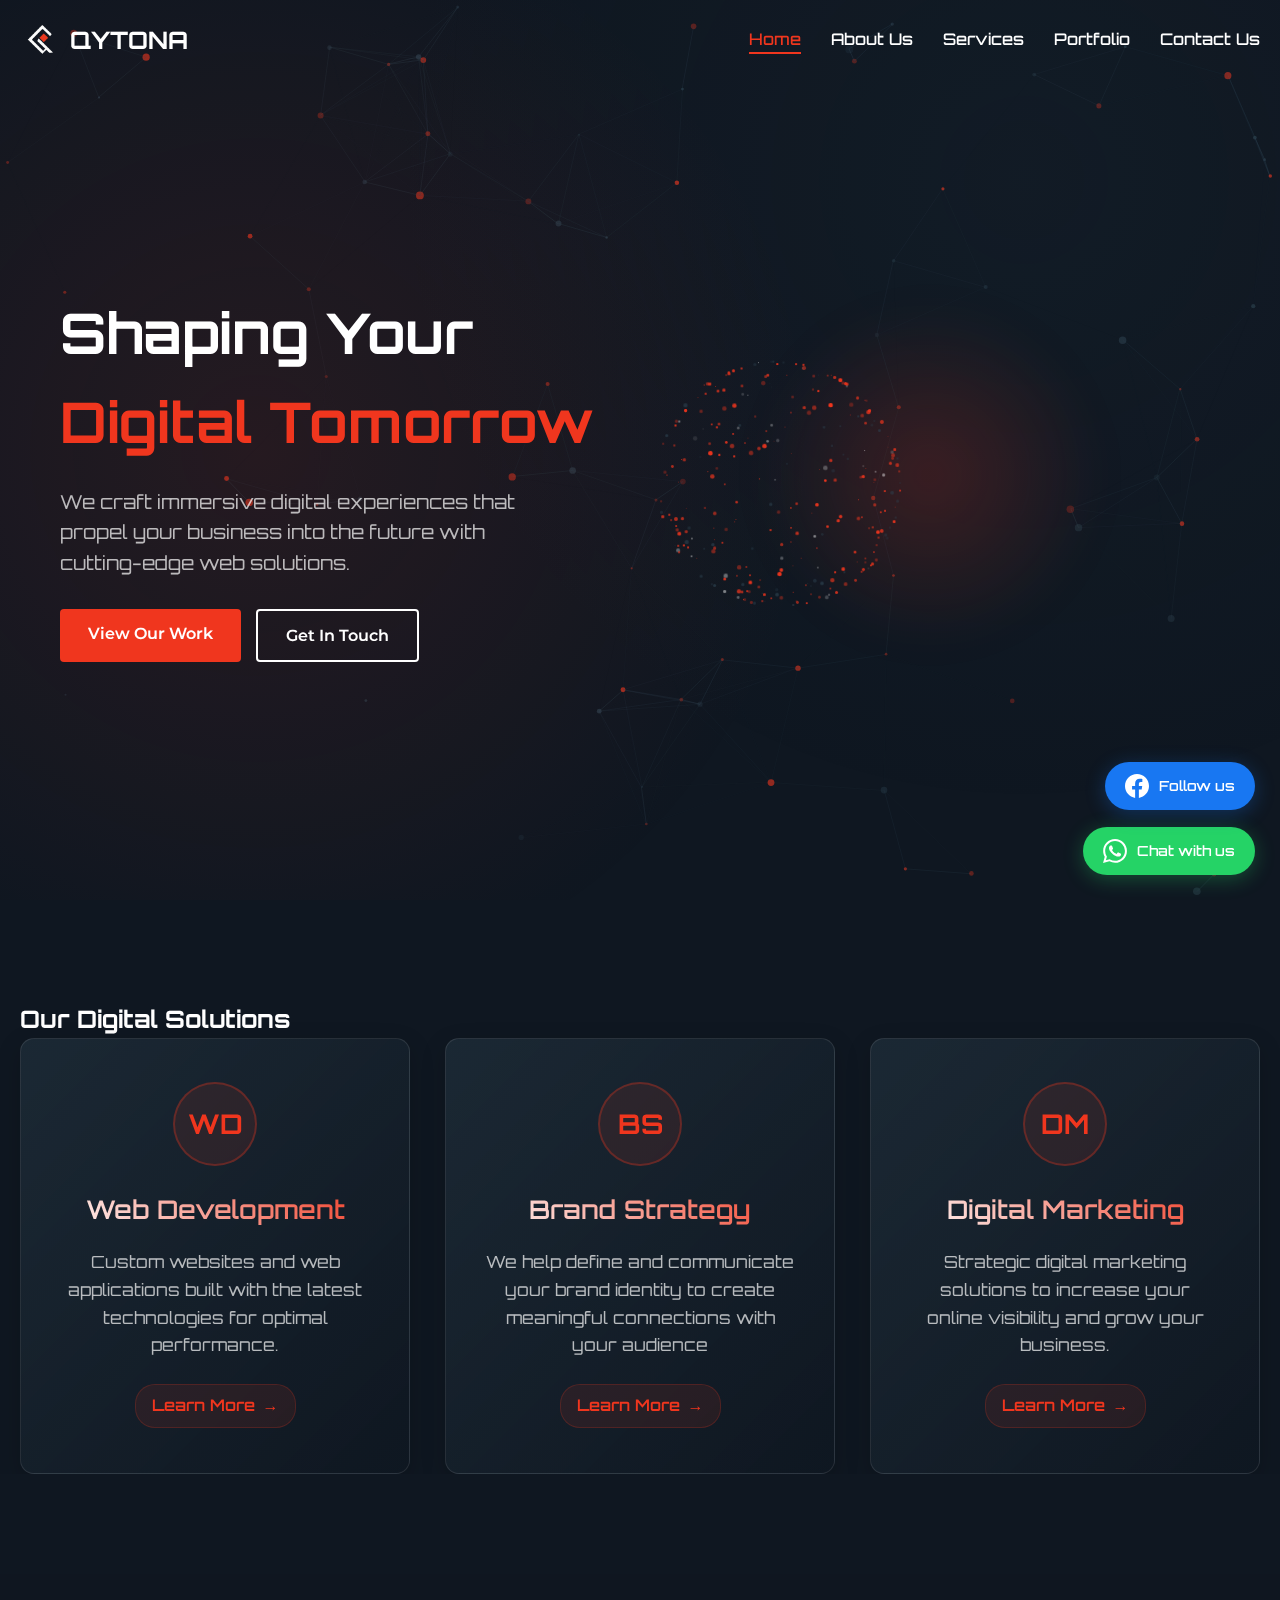
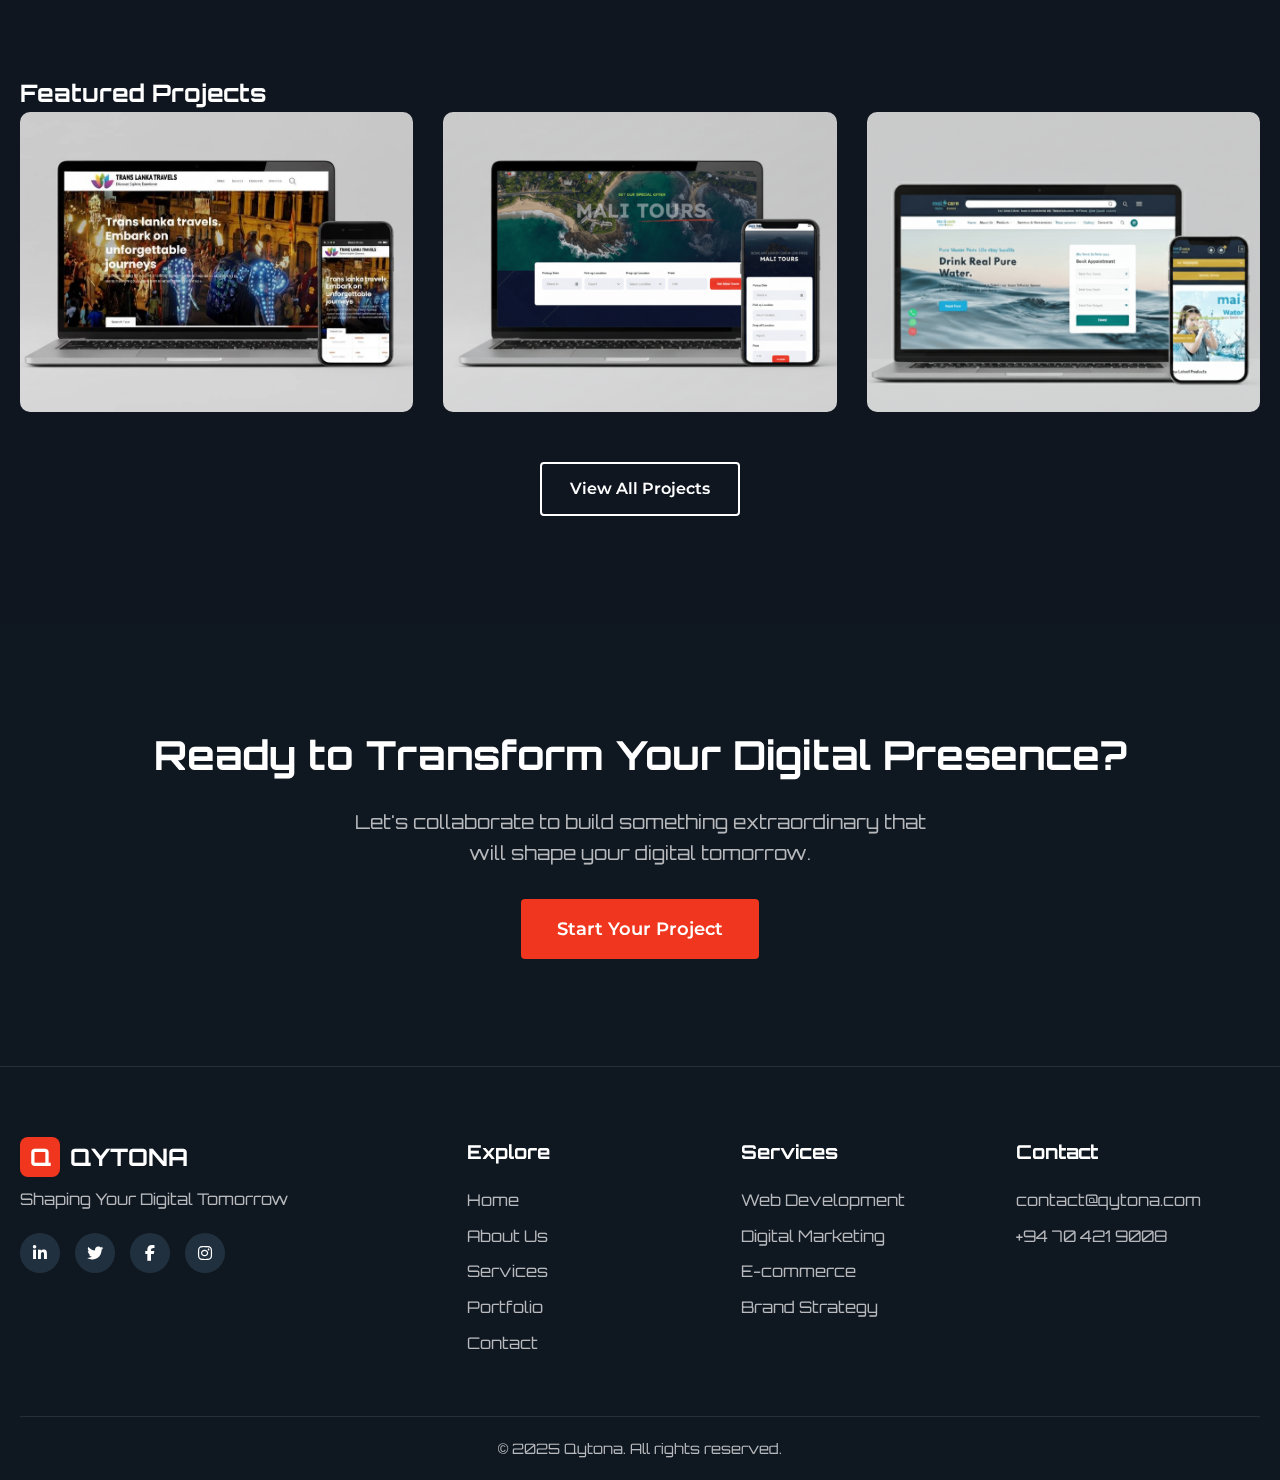
<file: index.html>
<!DOCTYPE html>
<html lang="en">

<head>
    <meta charset="UTF-8">
    <meta name="viewport" content="width=device-width, initial-scale=1.0">
    <title>Qytona | Shaping Your Digital Tomorrow</title>
    <link
        href="https://fonts.googleapis.com/css2?family=Montserrat:wght@300;400;500;600;700&family=Orbitron:wght@400;500;700&display=swap"
        rel="stylesheet">

    <link rel="stylesheet" href="https://cdnjs.cloudflare.com/ajax/libs/font-awesome/6.4.0/css/all.min.css">
    <style>
        /* Reset and Base Styles */
        * {
            margin: 0;
            padding: 0;
            box-sizing: border-box;
        }

        :root {
            --primary-dark: #2e4351;
            --primary-accent: #f0361e;
            --primary-light: #ffffff;
            --dark-bg: #0f1721;
            --card-bg: rgba(46, 67, 81, 0.6);
            --glass-bg: rgba(255, 255, 255, 0.05);
            --glass-border: rgba(255, 255, 255, 0.1);
            --text-primary: #ffffff;
            --text-secondary: rgba(255, 255, 255, 0.7);
        }

        html {
            scroll-behavior: smooth;
        }

        body {
            font-family: 'Orbitron', sans-serif;
            background-color: var(--dark-bg);
            color: var(--text-primary);
            line-height: 1.6;
            overflow-x: hidden;
        }

        .container {
            width: 100%;
            max-width: 1200px;
            margin: 0 auto;
            padding: 0 20px;
        }

        /* Typography */
        /*h1, h2, h3, h4, h5, h6 {*/
        /*    font-family: 'Orbitron', sans-serif;*/
        /*    font-weight: 600;*/
        /*    line-height: 1.2;*/
        /*}*/

        /*.section-title {*/
        /*    font-size: 2.5rem;*/
        /*    text-align: center;*/
        /*    margin-bottom: 3rem;*/
        /*    position: relative;*/
        /*}*/

        /*.section-title::after {*/
        /*    content: '';*/
        /*    position: absolute;*/
        /*    bottom: -10px;*/
        /*    left: 50%;*/
        /*    transform: translateX(-50%);*/
        /*    width: 80px;*/
        /*    height: 3px;*/
        /*    background: var(--primary-accent);*/
        /*}*/

        /* Buttons */
        .btn {
            display: inline-block;
            padding: 12px 28px;
            border-radius: 4px;
            font-family: 'Montserrat', sans-serif;
            font-weight: 600;
            text-decoration: none;
            text-align: center;
            transition: all 0.3s ease;
            cursor: pointer;
            border: none;
            font-size: 1rem;
        }

        .btn-primary {
            background-color: var(--primary-accent);
            color: var(--primary-light);
        }

        .btn-primary:hover {
            background-color: #d32f1a;
            transform: translateY(-2px);
            box-shadow: 0 10px 20px rgba(240, 54, 30, 0.3);
        }

        .btn-secondary {
            background-color: transparent;
            color: var(--primary-light);
            border: 2px solid var(--primary-light);
        }

        .btn-secondary:hover {
            background-color: var(--primary-light);
            color: var(--primary-dark);
            transform: translateY(-2px);
        }

        .btn-outline {
            background-color: transparent;
            color: var(--primary-light);
            border: 2px solid var(--primary-light);
        }

        .btn-outline:hover {
            background-color: var(--primary-light);
            color: var(--primary-dark);
        }

        .btn-large {
            padding: 16px 36px;
            font-size: 1.1rem;
        }

        /* Animated Background */
        .animated-bg {
            position: fixed;
            top: 0;
            left: 0;
            width: 100%;
            height: 100%;
            z-index: -1;
            overflow: hidden;
        }

        .particles-container {
            position: absolute;
            width: 100%;
            height: 100%;
        }

        .light-beam {
            position: absolute;
            top: 0;
            left: 0;
            width: 100%;
            height: 100%;
            background: radial-gradient(circle at 20% 50%, rgba(240, 54, 30, 0.1) 0%, transparent 50%),
                radial-gradient(circle at 80% 20%, rgba(46, 67, 81, 0.1) 0%, transparent 50%);
            animation: beamMove 15s infinite alternate;
        }

        @keyframes beamMove {
            0% {
                transform: translateX(0) translateY(0);
            }

            100% {
                transform: translateX(-20px) translateY(20px);
            }
        }

        /* Navigation */
        .navbar {
            position: fixed;
            top: 0;
            left: 0;
            width: 100%;
            z-index: 1000;
            padding: 20px 0;
            transition: all 0.3s ease;
        }

        .nav-container {
            display: flex;
            justify-content: space-between;
            align-items: center;
            max-width: 1200px;
            margin: 0 auto;
            padding: 0 20px;
        }

        .nav-logo a {
            text-decoration: none;
        }

        .logo-container {
            display: flex;
            align-items: center;
        }

        .logo-icon {
            width: 40px;
            height: 40px;
            background: var(--primary-accent);
            border-radius: 8px;
            display: flex;
            align-items: center;
            justify-content: center;
            font-family: 'Orbitron', sans-serif;
            font-weight: 700;
            font-size: 1.5rem;
            color: var(--primary-light);
            margin-right: 10px;
        }

        .logo-text {
            font-family: 'Orbitron', sans-serif;
            font-weight: 700;
            font-size: 1.5rem;
            color: var(--primary-light);
        }

        .nav-menu {
            display: flex;
            list-style: none;
        }

        .nav-item {
            margin-left: 30px;
        }

        .nav-link {
            color: var(--text-primary);
            text-decoration: none;
            font-weight: 500;
            position: relative;
            padding: 5px 0;
            transition: color 0.3s ease;
        }

        .nav-link::after {
            content: '';
            position: absolute;
            bottom: 0;
            left: 0;
            width: 0;
            height: 2px;
            background: var(--primary-accent);
            transition: width 0.3s ease;
        }

        .nav-link:hover,
        .nav-link.active {
            color: var(--primary-accent);
        }

        .nav-link:hover::after,
        .nav-link.active::after {
            width: 100%;
        }

        .nav-toggle {
            display: none;
            flex-direction: column;
            cursor: pointer;
        }

        .bar {
            width: 25px;
            height: 3px;
            background-color: var(--primary-light);
            margin: 3px 0;
            transition: 0.3s;
        }

        /* Hero Section */
        .hero {
            min-height: 100vh;
            display: flex;
            align-items: center;
            padding: 100px 0 50px;
        }

        .hero-container {
            display: flex;
            align-items: center;
            justify-content: space-between;
            max-width: 1200px;
            margin: 0 auto;
            padding: 0 20px;
            width: 100%;
        }

        .hero-content {
            flex: 1;
            max-width: 600px;
        }

        .hero-title {
            font-size: 3.5rem;
            margin-bottom: 20px;
        }

        .title-line {
            display: block;
        }

        .title-line.accent {
            color: var(--primary-accent);
        }

        .hero-subtitle {
            font-size: 1.2rem;
            margin-bottom: 30px;
            color: var(--text-secondary);
            max-width: 500px;
        }

        .hero-buttons {
            display: flex;
            gap: 15px;
        }

        .hero-visual {
            flex: 1;
            display: flex;
            justify-content: center;
            align-items: center;
            position: relative;
        }

        /* Globe Container */
        .globe-container {
            position: relative;
            width: 300px;
            height: 300px;
            perspective: 1000px;
            position: absolute;
            top: 10px;
        }

        .globe {
            position: relative;
            width: 100%;
            height: 100%;
            transform-style: preserve-3d;
            animation: globeRotate 30s infinite linear;
        }

        @keyframes globeRotate {
            0% {
                transform: rotateY(0) rotateX(15deg);
            }

            100% {
                transform: rotateY(360deg) rotateX(15deg);
            }
        }

        .glow-effect {
            position: absolute;
            width: 350px;
            height: 350px;
            border-radius: 50%;
            background: radial-gradient(circle, rgba(240, 54, 30, 0.2) 0%, transparent 70%);
            filter: blur(20px);
            z-index: -1;
            animation: glowPulse 4s infinite alternate;
            top: 50%;
            /* Center relative to globe */
            left: 50%;
            transform: translate(-50%, -50%);
        }


        @keyframes glowPulse {
            0% {
                opacity: 0.5;
                transform: scale(0.9);
            }

            100% {
                opacity: 1;
                transform: scale(1.1);
            }
        }

        @media (max-width: 768px) {
            /* .hero-container {
        flex-direction: column;
    } */

            .globe-container {
                position: relative;
                /* Change from absolute to relative */
                top: auto;
                /* Reset absolute positioning */
                margin-top: 100px;
                /* width: 220px;
        height: 220px; */
            }

            /*     
    .glow-effect {
        width: 270px;
        height: 270px;
    } */
        }

        /* Services Preview */
        /* Enhanced Home Page Services Preview */
        .services-preview {
            padding: 100px 0;
        }

        .services-grid {
            display: grid;
            grid-template-columns: repeat(auto-fit, minmax(320px, 1fr));
            gap: 35px;
        }

        .service-card {
            background: linear-gradient(135deg, rgba(46, 67, 81, 0.4) 0%, rgba(15, 23, 33, 0.7) 100%);
            padding: 45px 30px;
            border-radius: 14px;
            backdrop-filter: blur(10px);
            border: 1px solid var(--glass-border);
            text-align: center;
            transition: all 0.3s ease;
            box-shadow: 0 8px 25px rgba(0, 0, 0, 0.18);
            position: relative;
            overflow: hidden;
        }

        .service-card:hover {
            transform: translateY(-6px);
            box-shadow: 0 15px 35px rgba(0, 0, 0, 0.25);
            border-color: rgba(240, 54, 30, 0.4);
        }

        .service-icon {
            position: relative;
            width: 80px;
            height: 80px;
            margin: 0 auto 25px;
            display: flex;
            align-items: center;
            justify-content: center;
        }

        .service-icon::before {
            content: '';
            position: absolute;
            width: 100%;
            height: 100%;
            background: rgba(240, 54, 30, 0.1);
            border-radius: 50%;
            border: 2px solid rgba(240, 54, 30, 0.3);
            transition: all 0.3s ease;
        }

        .service-card:hover .service-icon::before {
            background: rgba(240, 54, 30, 0.15);
            border-color: rgba(240, 54, 30, 0.5);
            box-shadow: 0 0 20px rgba(240, 54, 30, 0.25);
            transform: scale(1.03);
        }

        .icon-bg {
            display: none;
            /* Remove old background */
        }

        .icon-text {
            font-family: 'Orbitron', sans-serif;
            font-weight: 700;
            font-size: 1.7rem;
            color: var(--primary-accent);
            position: relative;
            z-index: 2;
            transition: all 0.3s ease;
        }

        .service-card:hover .icon-text {
            color: var(--primary-light);
        }

        .service-title {
            font-size: 1.6rem;
            margin-bottom: 18px;
            color: var(--primary-light);
            background: linear-gradient(45deg, var(--primary-light), var(--primary-accent));
            -webkit-background-clip: text;
            -webkit-text-fill-color: transparent;
            background-clip: text;
            transition: all 0.3s ease;
            font-weight: 600;
        }

        .service-card:hover .service-title {
            background: linear-gradient(45deg, var(--primary-accent), #ff6b4a);
            -webkit-background-clip: text;
            -webkit-text-fill-color: transparent;
        }

        .service-description {
            color: var(--text-secondary);
            line-height: 1.65;
            font-size: 1.05rem;
            margin-bottom: 25px;
            transition: color 0.3s ease;
            padding: 0 10px;
        }

        .service-card:hover .service-description {
            color: rgba(255, 255, 255, 0.9);
        }

        .service-link {
            color: var(--primary-accent);
            text-decoration: none;
            font-weight: 600;
            position: relative;
            transition: all 0.3s ease;
            display: inline-block;
            padding: 8px 16px;
            border-radius: 20px;
            background: rgba(240, 54, 30, 0.1);
            border: 1px solid rgba(240, 54, 30, 0.2);
        }

        .service-link::after {
            content: '→';
            margin-left: 8px;
            transition: transform 0.3s ease;
            display: inline-block;
        }

        .service-link:hover {
            color: var(--primary-light);
            background: rgba(240, 54, 30, 0.2);
            border-color: rgba(240, 54, 30, 0.4);
            transform: translateY(-2px);
            box-shadow: 0 4px 12px rgba(240, 54, 30, 0.2);
        }

        .service-link:hover::after {
            transform: translateX(4px);
        }

        /* Mobile Responsive for Home Services */
        @media (max-width: 768px) {
            .services-grid {
                grid-template-columns: 1fr;
                gap: 28px;
            }

            .service-card {
                padding: 35px 25px;
            }

            .service-icon {
                width: 70px;
                height: 70px;
                margin-bottom: 20px;
            }

            .icon-text {
                font-size: 1.5rem;
            }

            .service-title {
                font-size: 1.45rem;
            }

            .service-description {
                font-size: 1rem;
                padding: 0 5px;
            }
        }

        /* Tablet Responsive */
        @media (max-width: 1024px) and (min-width: 769px) {
            .services-grid {
                grid-template-columns: repeat(2, 1fr);
                gap: 30px;
            }

            .service-card:last-child {
                grid-column: 1 / -1;
                justify-self: center;
                max-width: 400px;
            }
        }

        /* Portfolio Preview */
        .portfolio-preview {
            padding: 100px 0;
            background: rgba(15, 23, 33, 0.7);
        }

        .portfolio-grid {
            display: grid;
            grid-template-columns: repeat(auto-fit, minmax(300px, 1fr));
            gap: 30px;
            margin-bottom: 50px;
        }

        .portfolio-item {
            border-radius: 10px;
            overflow: hidden;
            position: relative;
            height: 300px;
        }

        .portfolio-image {
            width: 100%;
            height: 100%;
            position: relative;
        }

        .image-placeholder {
            width: 100%;
            height: 100%;
            background: var(--card-bg);
            display: flex;
            align-items: center;
            justify-content: center;
            color: var(--text-secondary);
        }

        .portfolio-overlay {
            position: absolute;
            bottom: 0;
            left: 0;
            width: 100%;
            padding: 20px;
            background: linear-gradient(transparent, rgba(15, 23, 33, 0.9));
            transform: translateY(20px);
            opacity: 0;
            transition: all 0.3s ease;
            height: 100%;
            /* Make overlay cover entire image */
            display: flex;
            flex-direction: column;
            justify-content: flex-end;
            /* Keep text at bottom */
            padding: 30px;
        }

        .portfolio-item:hover .portfolio-overlay {
            transform: translateY(0);
            opacity: 1;
        }

        .portfolio-title {
            font-size: 1.3rem;
            margin-bottom: 5px;
        }

        .portfolio-category {
            color: var(--primary-accent);
            font-size: 0.9rem;
        }

        .section-footer {
            text-align: center;
        }

        /* CTA Section */
        .cta-section {
            padding: 100px 0;
            text-align: center;
        }

        .cta-title {
            font-size: 2.5rem;
            margin-bottom: 20px;
        }

        .cta-description {
            font-size: 1.2rem;
            max-width: 600px;
            margin: 0 auto 30px;
            color: var(--text-secondary);
        }

        /* Footer */
        .footer {
            background: rgba(15, 23, 33, 0.9);
            padding: 70px 0 20px;
            border-top: 1px solid var(--glass-border);
        }

        .footer-content {
            display: grid;
            grid-template-columns: 1fr 2fr;
            gap: 50px;
            margin-bottom: 50px;
        }

        .footer-brand {
            max-width: 300px;
        }

        .footer-slogan {
            margin: 10px 0 20px;
            color: var(--text-secondary);
        }

        .social-links {
            display: flex;
            gap: 15px;
        }

        .social-link {
            display: inline-flex;
            align-items: center;
            justify-content: center;
            width: 40px;
            height: 40px;
            background: var(--card-bg);
            border-radius: 50%;
            color: var(--primary-light);
            text-decoration: none;
            transition: all 0.3s ease;
        }

        .social-link:hover {
            background: var(--primary-accent);
            transform: translateY(-3px);
        }

        .footer-links {
            display: grid;
            grid-template-columns: repeat(3, 1fr);
            gap: 30px;
        }

        .footer-title {
            font-size: 1.2rem;
            margin-bottom: 20px;
            color: var(--primary-light);
        }

        .footer-column {
            display: flex;
            flex-direction: column;
        }

        .footer-link,
        .footer-contact {
            color: var(--text-secondary);
            text-decoration: none;
            margin-bottom: 10px;
            transition: color 0.3s ease;
        }

        .footer-link:hover {
            color: var(--primary-accent);
        }

        .footer-bottom {
            border-top: 1px solid var(--glass-border);
            padding-top: 20px;
            text-align: center;
        }

        .copyright {
            color: var(--text-secondary);
            font-size: 0.9rem;
        }

        /* Responsive Design */
        @media (max-width: 992px) {
            .hero-container {
                flex-direction: column;
                text-align: center;
            }

            .hero-content {
                margin-bottom: 50px;
            }

            .footer-content {
                grid-template-columns: 1fr;
                gap: 40px;
            }

            .footer-links {
                grid-template-columns: repeat(2, 1fr);
            }

            .hero-visual {
                margin-top: 40px;
            }
        }

        @media (max-width: 768px) {
            .nav-menu {
                position: fixed;
                top: 80px;
                right: -100%;
                flex-direction: column;
                background: var(--card-bg);
                backdrop-filter: blur(10px);
                width: 80%;
                height: calc(100vh - 80px);
                transition: 0.5s;
                padding: 20px;
                border-left: 1px solid var(--glass-border);
            }

            .nav-menu.active {
                right: 0;
            }

            .nav-item {
                margin: 15px 0;
            }

            .nav-toggle {
                display: flex;
            }

            .hero-title {
                font-size: 2.5rem;
            }

            .hero-buttons {
                flex-direction: column;
                gap: 10px;
            }

            .services-grid,
            .portfolio-grid {
                grid-template-columns: 1fr;
            }

            .footer-links {
                grid-template-columns: 1fr;
            }

            .globe-container {
                width: 250px;
                height: 250px;
            }

            .glow-effect {
                width: 300px;
                height: 300px;
            }
        }

        @media (max-width: 576px) {
            .hero-title {
                font-size: 2rem;
            }

            .section-title {
                font-size: 2rem;
            }

            .cta-title {
                font-size: 2rem;
            }

            .globe-container {
                width: 200px;
                height: 200px;
            }

            .glow-effect {
                width: 250px;
                height: 250px;
            }
        }


        /* Mobile Gap Fix */
        @media (max-width: 768px) {
            .hero {
                min-height: auto;
                padding: 100px 0 1px;
                /* ← Reduced from 50px to 10px */
            }

            .hero-content {
                margin-bottom: 20px;
            }

            .glove-container {
                margin-top: 80px;
                /* Your desired globe position */
                margin-bottom: 10px;
                /* ← Reduced bottom spacing */
            }

            .services-preview {
                padding: 30px 0 50px;
                /* ← Reduced top padding, normal bottom */
            }
        }

        .logo-image {
            width: 40px;
            height: 40px;
            margin-right: 10px;
            object-fit: contain;
        }

        .portfolio-thumb {
            width: 100%;
            height: 100%;
            object-fit: cover;
            position: absolute;
            top: 0;
            left: 0;
        }

        /* Hide placeholder when image loads */
        .portfolio-thumb:not([src=""])~.image-placeholder {
            display: none;
        }

        /* Ensure overlay stays on top */
        .portfolio-overlay {
            z-index: 2;
        }

        .portfolio-image {
            position: relative;
            width: 100%;
            height: 100%;
            overflow: hidden;
        }

        /* WhatsApp Float Button */
.whatsapp-float {
    position: fixed;
    bottom: 25px;
    right: 25px;
    background: #25D366;
    color: white;
    border-radius: 50px;
    padding: 12px 20px;
    text-decoration: none;
    display: flex;
    align-items: center;
    gap: 10px;
    box-shadow: 0 4px 20px rgba(37, 211, 102, 0.3);
    z-index: 1000;
    transition: all 0.3s ease;
    font-weight: 500;
    font-size: 14px;
}

.whatsapp-icon {
    width: 24px;
    height: 24px;
    display: flex;
    align-items: center;
    justify-content: center;
}

.whatsapp-text {
    white-space: nowrap;
}

.whatsapp-float:hover {
    background: #128C7E;
    transform: translateY(-2px);
    box-shadow: 0 6px 25px rgba(37, 211, 102, 0.4);
    color: white;
}

/* Hide text on mobile, show only icon */
@media (max-width: 768px) {
    .whatsapp-text {
        display: none;
    }
    .whatsapp-float {
        padding: 15px;
        bottom: 20px;
        right: 20px;
    }
}

/* Animation for attention */
@keyframes pulse {
    0% { transform: scale(1); }
    50% { transform: scale(1.05); }
    100% { transform: scale(1); }
}

.whatsapp-float {
    animation: pulse 2s infinite;
}
/* Facebook Float Button */
.facebook-float {
    position: fixed;
    bottom: 90px; /* Position above WhatsApp button */
    right: 25px;
    background: #1877F2;
    color: white;
    border-radius: 50px;
    padding: 12px 20px;
    text-decoration: none;
    display: flex;
    align-items: center;
    gap: 10px;
    box-shadow: 0 4px 20px rgba(24, 119, 242, 0.3);
    z-index: 1000;
    transition: all 0.3s ease;
    font-weight: 500;
    font-size: 14px;
}

.facebook-icon {
    width: 24px;
    height: 24px;
    display: flex;
    align-items: center;
    justify-content: center;
}

.facebook-text {
    white-space: nowrap;
}

.facebook-float:hover {
    background: #166FE5;
    transform: translateY(-2px);
    box-shadow: 0 6px 25px rgba(24, 119, 242, 0.4);
    color: white;
}

/* Hide text on mobile, show only icon */
@media (max-width: 768px) {
    .facebook-text {
        display: none;
    }
    .facebook-float {
        padding: 15px;
        bottom: 80px; /* Adjust for mobile */
        right: 20px;
    }
}

/* Animation for attention */
.facebook-float {
    animation: pulse 2s infinite 0.5s; /* Staggered animation */
}

/* Stacked layout */
.whatsapp-float {
    bottom: 25px;
    right: 25px;
}

.facebook-float {
    bottom: 90px; /* 65px gap between buttons */
    right: 25px;
}

/* Mobile stacked layout */
@media (max-width: 768px) {
    .whatsapp-float {
        bottom: 20px;
        right: 20px;
    }
    
    .facebook-float {
        bottom: 80px; /* 60px gap on mobile */
        right: 20px;
    }
}

html, body {
    overflow-x: hidden;
    width: 100%;
}

.container, .nav-container {
    max-width: 100%;
    overflow: hidden;
}

@media (max-width: 768px) {
    .whatsapp-float,
    .facebook-float {
        right: 15px;
    }
}
    </style>
</head>

<body>
    <!-- Animated Background -->
    <div class="animated-bg">
        <div class="particles-container" id="particles-js"></div>
        <div class="light-beam"></div>
    </div>

    <!-- Navigation -->
    <nav class="navbar">
        <div class="nav-container">
            <div class="nav-logo">
                <a href="index.html">
                    <div class="logo-container">
                        <img src="images/logo/logo.png" alt="Qytona Logo" class="logo-image">
                        <span class="logo-text">QYTONA</span>
                    </div>
                </a>
            </div>
            <div class="nav-menu" id="nav-menu">
                <div class="nav-item">
                    <a href="index.html" class="nav-link active">Home</a>
                </div>
                <div class="nav-item">
                    <a href="about.html" class="nav-link">About Us</a>
                </div>
                <div class="nav-item">
                    <a href="services.html" class="nav-link">Services</a>
                </div>
                <div class="nav-item">
                    <a href="portfolio.html" class="nav-link">Portfolio</a>
                </div>
                <div class="nav-item">
                    <a href="contact.html" class="nav-link">Contact Us</a>
                </div>
            </div>
            <div class="nav-toggle" id="nav-toggle">
                <span class="bar"></span>
                <span class="bar"></span>
                <span class="bar"></span>
            </div>
        </div>
    </nav>

    <!-- Hero Section -->
    <section class="hero">
        <div class="hero-container">
            <div class="hero-content">
                <h1 class="hero-title">
                    <span class="title-line">Shaping Your</span>
                    <span class="title-line accent">Digital Tomorrow</span>
                </h1>
                <p class="hero-subtitle">We craft immersive digital experiences that propel your business into the
                    future with cutting-edge web solutions.</p>
                <div class="hero-buttons">
                    <a href="portfolio.html" class="btn btn-primary">View Our Work</a>
                    <a href="contact.html" class="btn btn-secondary">Get In Touch</a>
                </div>
            </div>
            <div class="hero-visual">
                <div class="globe-container">
                    <div class="globe" id="particle-globe"></div>
                </div>
                <div class="glow-effect"></div>
            </div>
        </div>
    </section>

    <!-- Services Preview -->
    <!-- Services Preview -->
    <section class="services-preview">
        <div class="container">
            <h2 class="section-title">Our Digital Solutions</h2>
            <div class="services-grid">
                <div class="service-card">
                    <div class="service-icon">
                        <span class="icon-text">WD</span>
                    </div>
                    <h3 class="service-title">Web Development</h3>
                    <p class="service-description">Custom websites and web applications built with the latest
                        technologies for optimal performance.</p>
                    <a href="services.html" class="service-link">Learn More</a>
                </div>
                <div class="service-card">
                    <div class="service-icon">
                        <span class="icon-text">BS</span>
                    </div>
                    <h3 class="service-title">Brand Strategy</h3>
                    <p class="service-description">We help define and communicate your brand identity to create
                        meaningful connections with your audience</p>
                    <a href="services.html" class="service-link">Learn More</a>
                </div>
                <div class="service-card">
                    <div class="service-icon">
                        <span class="icon-text">DM</span>
                    </div>
                    <h3 class="service-title">Digital Marketing</h3>
                    <p class="service-description">Strategic digital marketing solutions to increase your online
                        visibility and grow your business.</p>
                    <a href="services.html" class="service-link">Learn More</a>
                </div>
            </div>
        </div>
    </section>

    <!-- Portfolio Preview -->
    <section class="portfolio-preview">
        <div class="container">
            <h2 class="section-title">Featured Projects</h2>
            <div class="portfolio-grid">
                <div class="portfolio-item">
                    <div class="portfolio-image">

                        <img src="images/portfolio/square/translanka.jpg" alt="Nexus Financial" class="portfolio-thumb">
                        <div class="image-placeholder">
                            <i class="fas fa-globe" style="font-size: 3rem;"></i>
                        </div>
                        <div class="portfolio-overlay">
                            <h3 class="portfolio-title">Trans Lanka Travels</h3>
                            <p class="portfolio-category">Web Application</p>
                        </div>
                    </div>
                </div>
                <div class="portfolio-item">
                    <div class="portfolio-image">

                        <img src="images/portfolio/square/mali.png" alt="Nexus Financial" class="portfolio-thumb">
                        <div class="image-placeholder">
                            <i class="fas fa-palette" style="font-size: 3rem;"></i>
                        </div>
                        <div class="portfolio-overlay">
                            <h3 class="portfolio-title">Mali Tours</h3>
                            <p class="portfolio-category">Web Application</p>
                        </div>
                    </div>
                </div>
                <div class="portfolio-item">
                    <div class="portfolio-image">
                        <img src="images/portfolio/square/watermay.png" alt="Nexus Financial" class="portfolio-thumb">
                        <div class="image-placeholder">
                            <i class="fas fa-shopping-cart" style="font-size: 3rem;"></i>
                        </div>
                        <div class="portfolio-overlay">
                            <h3 class="portfolio-title">Mai Care Water Solutions</h3>
                            <p class="portfolio-category">Web Application</p>
                        </div>
                    </div>
                </div>
            </div>
            <div class="section-footer">
                <a href="portfolio.html" class="btn btn-outline">View All Projects</a>
            </div>
        </div>
    </section>

    <!-- CTA Section -->
    <section class="cta-section">
        <div class="container">
            <div class="cta-content">
                <h2 class="cta-title">Ready to Transform Your Digital Presence?</h2>
                <p class="cta-description">Let's collaborate to build something extraordinary that will shape your
                    digital tomorrow.</p>
                <a href="contact.html" class="btn btn-primary btn-large">Start Your Project</a>
            </div>
        </div>
    </section>

    <!-- Footer -->
    <footer class="footer">
        <div class="container">
            <div class="footer-content">
                <div class="footer-brand">
                    <div class="logo-container">
                        <div class="logo-icon">Q</div>
                        <span class="logo-text">QYTONA</span>
                    </div>
                    <p class="footer-slogan">Shaping Your Digital Tomorrow</p>
                    <div class="social-links">
                        <a href="#" class="social-link"><i class="fab fa-linkedin-in"></i></a>
                        <a href="#" class="social-link"><i class="fab fa-twitter"></i></a>
                        <a href="#" class="social-link"><i class="fab fa-facebook-f"></i></a>
                        <a href="#" class="social-link"><i class="fab fa-instagram"></i></a>
                    </div>
                </div>
                <div class="footer-links">
                    <div class="footer-column">
                        <h3 class="footer-title">Explore</h3>
                        <a href="index.html" class="footer-link">Home</a>
                        <a href="about.html" class="footer-link">About Us</a>
                        <a href="services.html" class="footer-link">Services</a>
                        <a href="portfolio.html" class="footer-link">Portfolio</a>
                        <a href="contact.html" class="footer-link">Contact</a>
                    </div>
                    <div class="footer-column">
                        <h3 class="footer-title">Services</h3>
                        <a href="services.html" class="footer-link">Web Development</a>
                        <!-- <a href="services.html" class="footer-link">UI/UX Design</a> -->
                        <a href="services.html" class="footer-link">Digital Marketing</a>
                        <a href="services.html" class="footer-link">E-commerce</a>
                        <a href="services.html" class="footer-link">Brand Strategy</a>
                    </div>
                    <div class="footer-column">
                        <h3 class="footer-title">Contact</h3>
                        <p class="footer-contact">contact@qytona.com</p>
                        <p class="footer-contact">+94 70 421 9008</p>
                        <!-- <p class="footer-contact">Digital Avenue, Tech City</p> -->
                    </div>
                </div>
            </div>
            <div class="footer-bottom">
                <p class="copyright">© 2025 Qytona. All rights reserved.</p>
            </div>
        </div>
    </footer>

    <!-- WhatsApp Float Button -->
<a href="https://wa.me/+94704219008" class="whatsapp-float" target="_blank" rel="noopener noreferrer">
    <div class="whatsapp-icon">
        <svg width="24" height="24" viewBox="0 0 24 24" fill="currentColor">
            <path d="M17.472 14.382c-.297-.149-1.758-.867-2.03-.967-.273-.099-.471-.148-.67.15-.197.297-.767.966-.94 1.164-.173.199-.347.223-.644.075-.297-.15-1.255-.463-2.39-1.475-.883-.788-1.48-1.761-1.653-2.059-.173-.297-.018-.458.13-.606.134-.133.298-.347.446-.52.149-.174.198-.298.298-.497.099-.198.05-.371-.025-.52-.075-.149-.669-1.612-.916-2.207-.242-.579-.487-.5-.669-.51-.173-.008-.371-.01-.57-.01-.198 0-.52.074-.792.372-.272.297-1.04 1.016-1.04 2.479 0 1.462 1.065 2.875 1.213 3.074.149.198 2.096 3.2 5.077 4.487.709.306 1.262.489 1.694.625.712.227 1.36.195 1.871.118.571-.085 1.758-.719 2.006-1.413.248-.694.248-1.289.173-1.413-.074-.124-.272-.198-.57-.347m-5.421 7.403h-.004a9.87 9.87 0 01-5.031-1.378l-.361-.214-3.741.982.998-3.648-.235-.374a9.86 9.86 0 01-1.51-5.26c.001-5.45 4.436-9.884 9.888-9.884 2.64 0 5.122 1.03 6.988 2.898a9.825 9.825 0 012.893 6.994c-.003 5.45-4.437 9.884-9.885 9.884m8.413-18.297A11.815 11.815 0 0012.05 0C5.495 0 .16 5.335.157 11.892c0 2.096.547 4.142 1.588 5.945L.057 24l6.305-1.654a11.882 11.882 0 005.683 1.448h.005c6.554 0 11.89-5.335 11.893-11.893-.001-3.189-1.26-6.189-3.548-8.452"/>
        </svg>
    </div>
    <span class="whatsapp-text">Chat with us</span>
</a>
<!-- Facebook Float Button -->
<a href="https://www.facebook.com/share/1DbFM9kfrv/" class="facebook-float" target="_blank" rel="noopener noreferrer">
    <div class="facebook-icon">
        <svg width="24" height="24" viewBox="0 0 24 24" fill="currentColor">
            <path d="M24 12.073c0-6.627-5.373-12-12-12s-12 5.373-12 12c0 5.99 4.388 10.954 10.125 11.854v-8.385H7.078v-3.47h3.047V9.43c0-3.007 1.792-4.669 4.533-4.669 1.312 0 2.686.235 2.686.235v2.953H15.83c-1.491 0-1.956.925-1.956 1.874v2.25h3.328l-.532 3.47h-2.796v8.385C19.612 23.027 24 18.062 24 12.073z"/>
        </svg>
    </div>
    <span class="facebook-text">Follow us</span>
</a>



    <script>
        // Main JavaScript for Qytona Website

        document.addEventListener('DOMContentLoaded', function () {
            // Mobile Navigation Toggle
            const navToggle = document.getElementById('nav-toggle');
            const navMenu = document.getElementById('nav-menu');

            if (navToggle && navMenu) {
                navToggle.addEventListener('click', function () {
                    navMenu.classList.toggle('active');
                    navToggle.classList.toggle('active');
                });
            }

            // Close mobile menu when clicking on a link
            const navLinks = document.querySelectorAll('.nav-link');
            navLinks.forEach(link => {
                link.addEventListener('click', function () {
                    if (navMenu.classList.contains('active')) {
                        navMenu.classList.remove('active');
                        navToggle.classList.remove('active');
                    }
                });
            });

            // Navbar scroll effect
            window.addEventListener('scroll', function () {
                const navbar = document.querySelector('.navbar');
                if (window.scrollY > 50) {
                    navbar.style.background = 'rgba(15, 23, 33, 0.9)';
                    navbar.style.backdropFilter = 'blur(10px)';
                    navbar.style.padding = '15px 0';
                } else {
                    navbar.style.background = 'transparent';
                    navbar.style.backdropFilter = 'none';
                    navbar.style.padding = '20px 0';
                }
            });

            // Create 3D Particle Globe
            createParticleGlobe();

            // Interactive globe
            const globe = document.getElementById('particle-globe');

            if (globe) {
                document.addEventListener('mousemove', function (e) {
                    const xAxis = (window.innerWidth / 2 - e.pageX) / 50;
                    const yAxis = (window.innerHeight / 2 - e.pageY) / 50;

                    globe.style.transform = `rotateY(${xAxis}deg) rotateX(${yAxis}deg) rotateX(15deg)`;
                });

                // Reset globe position when mouse leaves the window
                document.addEventListener('mouseleave', function () {
                    globe.style.transform = 'rotateY(0) rotateX(15deg)';
                });
            }

            // Service card hover effects
            const serviceCards = document.querySelectorAll('.service-card');

            serviceCards.forEach(card => {
                card.addEventListener('mouseenter', function () {
                    this.style.transform = 'translateY(-10px)';
                    this.style.boxShadow = '0 15px 30px rgba(0, 0, 0, 0.2)';
                });

                card.addEventListener('mouseleave', function () {
                    this.style.transform = 'translateY(0)';
                    this.style.boxShadow = 'none';
                });
            });

            // Portfolio item interactions
            const portfolioItems = document.querySelectorAll('.portfolio-item');

            portfolioItems.forEach(item => {
                item.addEventListener('mouseenter', function () {
                    const overlay = this.querySelector('.portfolio-overlay');
                    if (overlay) {
                        overlay.style.transform = 'translateY(0)';
                        overlay.style.opacity = '1';
                    }
                });

                item.addEventListener('mouseleave', function () {
                    const overlay = this.querySelector('.portfolio-overlay');
                    if (overlay) {
                        overlay.style.transform = 'translateY(20px)';
                        overlay.style.opacity = '0';
                    }
                });
            });

            // Button click effects
            const buttons = document.querySelectorAll('.btn');

            buttons.forEach(button => {
                button.addEventListener('click', function (e) {
                    // Create ripple effect
                    const ripple = document.createElement('span');
                    const rect = this.getBoundingClientRect();
                    const size = Math.max(rect.width, rect.height);
                    const x = e.clientX - rect.left - size / 2;
                    const y = e.clientY - rect.top - size / 2;

                    ripple.style.width = ripple.style.height = size + 'px';
                    ripple.style.left = x + 'px';
                    ripple.style.top = y + 'px';
                    ripple.classList.add('ripple');

                    this.appendChild(ripple);

                    // Remove ripple after animation
                    setTimeout(() => {
                        ripple.remove();
                    }, 600);
                });
            });

            // Add CSS for ripple effect
            const style = document.createElement('style');
            style.textContent = `
                .btn {
                    position: relative;
                    overflow: hidden;
                }
                
                .ripple {
                    position: absolute;
                    border-radius: 50%;
                    background: rgba(255, 255, 255, 0.5);
                    transform: scale(0);
                    animation: ripple 0.6s linear;
                }
                
                @keyframes ripple {
                    to {
                        transform: scale(4);
                        opacity: 0;
                    }
                }
            `;
            document.head.appendChild(style);

            // Create background particles
            createBackgroundParticles();
        });

        // Create 3D Particle Globe
        function createParticleGlobe() {
            const globe = document.getElementById('particle-globe');
            if (!globe) return;

            const radius = 120;
            const particleCount = 300;

            for (let i = 0; i < particleCount; i++) {
                const particle = document.createElement('div');
                particle.classList.add('particle');

                // Generate random spherical coordinates
                const theta = Math.random() * Math.PI * 2;
                const phi = Math.acos((Math.random() * 2) - 1);

                // Convert to Cartesian coordinates
                const x = radius * Math.sin(phi) * Math.cos(theta);
                const y = radius * Math.sin(phi) * Math.sin(theta);
                const z = radius * Math.cos(phi);

                // Set particle position
                particle.style.transform = `translate3d(${x}px, ${y}px, ${z}px)`;

                // Randomize particle size and color
                const size = Math.random() * 3 + 1;
                particle.style.width = `${size}px`;
                particle.style.height = `${size}px`;

                // Use brand colors with some variation
                const colorVariation = Math.random();
                if (colorVariation < 0.7) {
                    particle.style.backgroundColor = '#f0361e'; // Primary accent
                    particle.style.opacity = (Math.random() * 0.7 + 0.3).toString();
                } else if (colorVariation < 0.9) {
                    particle.style.backgroundColor = '#2e4351'; // Primary dark
                    particle.style.opacity = (Math.random() * 0.5 + 0.2).toString();
                } else {
                    particle.style.backgroundColor = '#ffffff'; // Primary light
                    particle.style.opacity = (Math.random() * 0.4 + 0.1).toString();
                }

                // Add animation delay for a more dynamic effect
                particle.style.animationDelay = `${Math.random() * 5}s`;

                globe.appendChild(particle);
            }

            // Add CSS for particles
            const particleStyle = document.createElement('style');
            particleStyle.textContent = `
                .particle {
                    position: absolute;
                    border-radius: 50%;
                    pointer-events: none;
                    animation: particlePulse 3s infinite alternate;
                }
                
                @keyframes particlePulse {
                    0% {
                        opacity: 0.3;
                    }
                    100% {
                        opacity: 1;
                    }
                }
            `;
            document.head.appendChild(particleStyle);
        }

        // Create background particles
        function createBackgroundParticles() {
            const particlesContainer = document.getElementById('particles-js');
            if (!particlesContainer) return;

            const canvas = document.createElement('canvas');
            const ctx = canvas.getContext('2d');

            canvas.width = window.innerWidth;
            canvas.height = window.innerHeight;
            particlesContainer.appendChild(canvas);

            const particles = [];
            const particleCount = 80;

            // Particle class
            class Particle {
                constructor() {
                    this.x = Math.random() * canvas.width;
                    this.y = Math.random() * canvas.height;
                    this.size = Math.random() * 3 + 1;
                    this.speedX = Math.random() * 1 - 0.5;
                    this.speedY = Math.random() * 1 - 0.5;
                    this.color = Math.random() > 0.5 ? '#f0361e' : '#2e4351';
                    this.opacity = Math.random() * 0.5 + 0.2;
                }

                update() {
                    this.x += this.speedX;
                    this.y += this.speedY;

                    if (this.x > canvas.width) this.x = 0;
                    else if (this.x < 0) this.x = canvas.width;

                    if (this.y > canvas.height) this.y = 0;
                    else if (this.y < 0) this.y = canvas.height;
                }

                draw() {
                    ctx.fillStyle = this.color;
                    ctx.globalAlpha = this.opacity;
                    ctx.beginPath();
                    ctx.arc(this.x, this.y, this.size, 0, Math.PI * 2);
                    ctx.fill();
                }
            }

            // Create particles
            function init() {
                for (let i = 0; i < particleCount; i++) {
                    particles.push(new Particle());
                }
            }

            // Animation loop
            function animate() {
                ctx.clearRect(0, 0, canvas.width, canvas.height);

                for (let i = 0; i < particles.length; i++) {
                    particles[i].update();
                    particles[i].draw();

                    // Draw lines between close particles
                    for (let j = i + 1; j < particles.length; j++) {
                        const dx = particles[i].x - particles[j].x;
                        const dy = particles[i].y - particles[j].y;
                        const distance = Math.sqrt(dx * dx + dy * dy);

                        if (distance < 150) {
                            ctx.beginPath();
                            ctx.strokeStyle = '#2e4351';
                            ctx.globalAlpha = 0.4 * (1 - distance / 150);
                            ctx.lineWidth = 1;
                            ctx.moveTo(particles[i].x, particles[i].y);
                            ctx.lineTo(particles[j].x, particles[j].y);
                            ctx.stroke();
                        }
                    }
                }

                requestAnimationFrame(animate);
            }

            // Handle resize
            window.addEventListener('resize', function () {
                canvas.width = window.innerWidth;
                canvas.height = window.innerHeight;
            });

            // Initialize and start animation
            init();
            animate();

            // Add interactivity
            canvas.addEventListener('mousemove', function (e) {
                const rect = canvas.getBoundingClientRect();
                const mouseX = e.clientX - rect.left;
                const mouseY = e.clientY - rect.top;

                particles.forEach(particle => {
                    const dx = mouseX - particle.x;
                    const dy = mouseY - particle.y;
                    const distance = Math.sqrt(dx * dx + dy * dy);

                    if (distance < 100) {
                        particle.speedX = dx * 0.01;
                        particle.speedY = dy * 0.01;
                    }
                });
            });

            canvas.addEventListener('click', function (e) {
                const rect = canvas.getBoundingClientRect();
                const mouseX = e.clientX - rect.left;
                const mouseY = e.clientY - rect.top;

                // Add new particles on click
                for (let i = 0; i < 5; i++) {
                    particles.push(new Particle());
                    particles[particles.length - 1].x = mouseX;
                    particles[particles.length - 1].y = mouseY;
                }

                // Remove oldest particles if we have too many
                if (particles.length > particleCount + 20) {
                    particles.splice(0, 5);
                }
            });
        }
    </script>
</body>

</html>
</file>
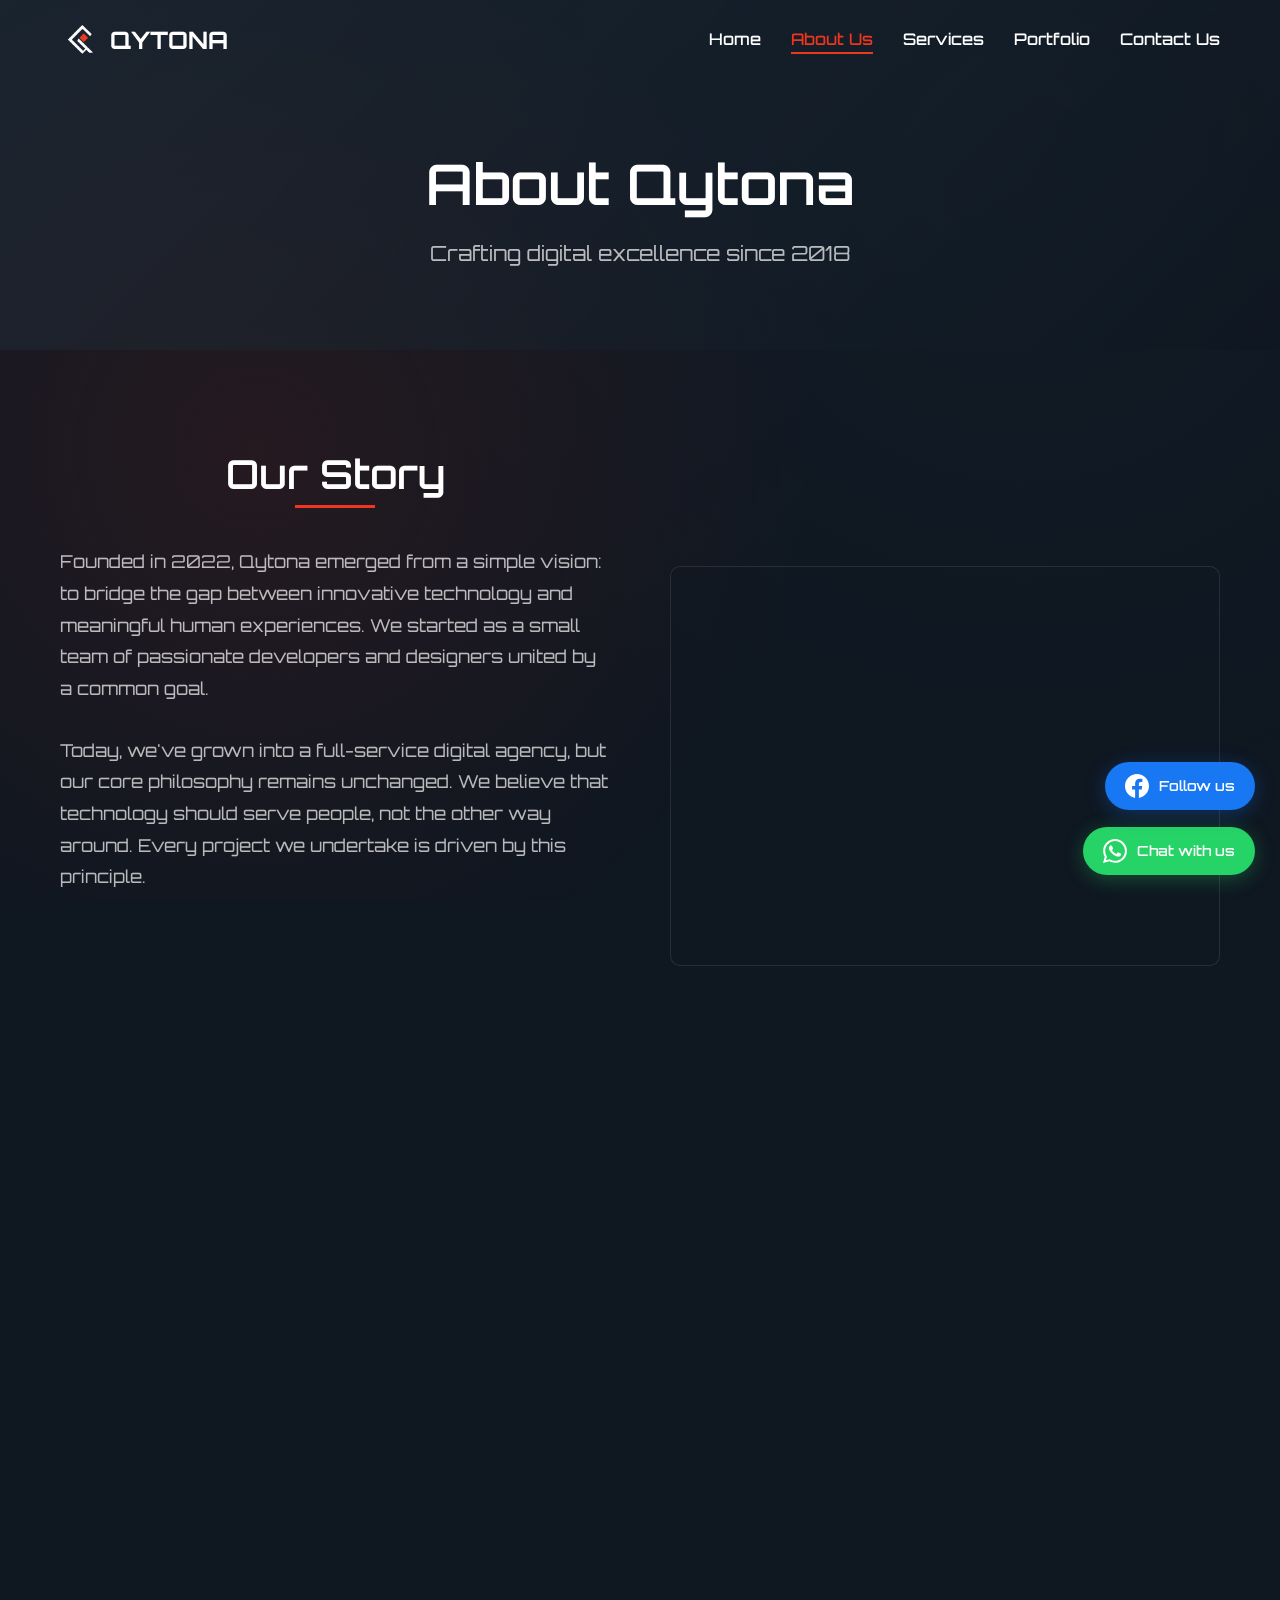
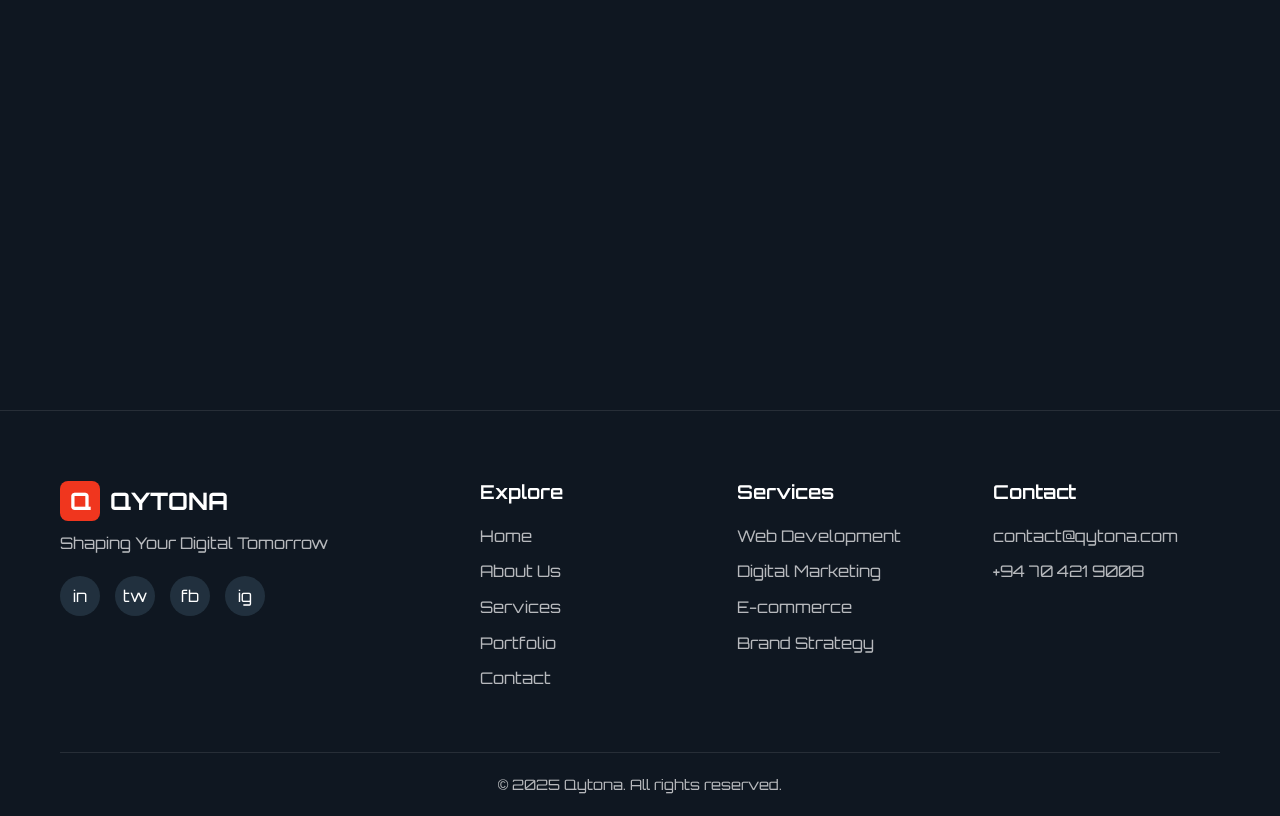
<file: about.html>
<!DOCTYPE html>
<html lang="en">

<head>
    <meta charset="UTF-8">
<meta name="viewport" content="width=device-width, initial-scale=1.0, maximum-scale=1.0, user-scalable=no">    <title>About Us - Qytona | Shaping Your Digital Tomorrow</title>
    <link rel="stylesheet" href="css/style.css">
    <link rel="stylesheet" href="css/animations.css">
    <link
        href="https://fonts.googleapis.com/css2?family=Montserrat:wght@300;400;500;600;700&family=Orbitron:wght@400;500;700&display=swap"
        rel="stylesheet">
    <style>
        /* Improved Value Cards Styles */
        .values-grid {
            display: grid;
            grid-template-columns: repeat(auto-fit, minmax(280px, 1fr));
            gap: 40px;
            margin-top: 60px;
        }

        .value-card {
            background: var(--card-bg);
            padding: 50px 30px;
            border-radius: 15px;
            text-align: center;
            backdrop-filter: blur(15px);
            border: 1px solid var(--glass-border);
            position: relative;
            overflow: hidden;
            transition: all 0.4s ease;
            box-shadow: 0 8px 32px rgba(0, 0, 0, 0.1);
        }

        .value-card::before {
            content: '';
            position: absolute;
            top: 0;
            left: 0;
            right: 0;
            height: 3px;
            background: linear-gradient(90deg, var(--primary-accent), var(--primary-dark));
            transform: scaleX(0);
            transition: transform 0.4s ease;
        }

        .value-card:hover {
            transform: translateY(-10px);
            box-shadow: 0 20px 40px rgba(0, 0, 0, 0.2);
            border-color: rgba(240, 54, 30, 0.3);
        }

        .value-card:hover::before {
            transform: scaleX(1);
        }

        .value-icon {
            position: relative;
            width: 80px;
            height: 80px;
            margin: 0 auto 25px;
            display: flex;
            align-items: center;
            justify-content: center;
        }

        .value-icon::before {
            content: '';
            position: absolute;
            width: 100%;
            height: 100%;
            background: linear-gradient(135deg, rgba(240, 54, 30, 0.1) 0%, rgba(46, 67, 81, 0.1) 100%);
            border-radius: 50%;
            border: 2px solid transparent;
            background-clip: padding-box;
            box-shadow: 0 0 0 1px rgba(240, 54, 30, 0.2);
            transition: all 0.4s ease;
        }

        .value-card:hover .value-icon::before {
            background: linear-gradient(135deg, rgba(240, 54, 30, 0.15) 0%, rgba(46, 67, 81, 0.15) 100%);
            box-shadow: 0 0 0 2px rgba(240, 54, 30, 0.4),
                0 0 20px rgba(240, 54, 30, 0.3);
            transform: scale(1.05);
        }

        .icon-bg {
            display: none;
            /* Remove the old background */
        }

        .icon-text {
            font-family: 'Orbitron', sans-serif;
            font-weight: 700;
            font-size: 1.8rem;
            color: var(--primary-accent);
            position: relative;
            z-index: 2;
            transition: all 0.4s ease;
        }

        .value-card:hover .icon-text {
            color: var(--primary-light);
            text-shadow: 0 0 10px rgba(240, 54, 30, 0.5);
        }

        .value-title {
            font-size: 1.5rem;
            margin: 0 0 15px;
            color: var(--primary-light);
            transition: all 0.3s ease;
        }

        .value-card:hover .value-title {
            color: var(--primary-accent);
        }

        .value-description {
            color: var(--text-secondary);
            line-height: 1.6;
            font-size: 1rem;
            transition: all 0.3s ease;
        }

        .value-card:hover .value-description {
            color: rgba(255, 255, 255, 0.9);
        }

        /* Code Visualization */
        .story-visual {
            position: relative;
            display: flex;
            align-items: center;
            justify-content: center;
            height: 400px;
        }

        .code-visualization {
            position: relative;
            width: 100%;
            height: 100%;
            background: rgba(15, 23, 33, 0.5);
            border-radius: 10px;
            border: 1px solid var(--glass-border);
            overflow: hidden;
            font-family: 'Courier New', monospace;
        }

        .code-line {
            position: absolute;
            color: var(--primary-accent);
            font-size: 14px;
            white-space: nowrap;
            opacity: 0;
            animation: typeIn 0.5s forwards;
        }

        .code-line:nth-child(1) {
            top: 20%;
            left: 10%;
            animation-delay: 0.5s;
        }

        .code-line:nth-child(2) {
            top: 30%;
            left: 15%;
            animation-delay: 1s;
        }

        .code-line:nth-child(3) {
            top: 40%;
            left: 20%;
            animation-delay: 1.5s;
        }

        .code-line:nth-child(4) {
            top: 50%;
            left: 10%;
            animation-delay: 2s;
        }

        .code-line:nth-child(5) {
            top: 60%;
            left: 15%;
            animation-delay: 2.5s;
        }

        .code-line:nth-child(6) {
            top: 70%;
            left: 20%;
            animation-delay: 3s;
        }

        @keyframes typeIn {
            to {
                opacity: 1;
            }
        }

        .code-highlight {
            color: var(--primary-light);
        }

        .code-comment {
            color: var(--text-secondary);
        }

        .logo-image {
            width: 40px;
            height: 40px;
            margin-right: 10px;
            object-fit: contain;
        }

        body {
            font-family: 'Orbitron', sans-serif;
            background-color: var(--dark-bg);
            color: var(--text-primary);
            line-height: 1.6;
            overflow-x: hidden;
        }

        /* WhatsApp Float Button */
.whatsapp-float {
    position: fixed;
    bottom: 25px;
    right: 25px;
    background: #25D366;
    color: white;
    border-radius: 50px;
    padding: 12px 20px;
    text-decoration: none;
    display: flex;
    align-items: center;
    gap: 10px;
    box-shadow: 0 4px 20px rgba(37, 211, 102, 0.3);
    z-index: 1000;
    transition: all 0.3s ease;
    font-weight: 500;
    font-size: 14px;
}

.whatsapp-icon {
    width: 24px;
    height: 24px;
    display: flex;
    align-items: center;
    justify-content: center;
}

.whatsapp-text {
    white-space: nowrap;
}

.whatsapp-float:hover {
    background: #128C7E;
    transform: translateY(-2px);
    box-shadow: 0 6px 25px rgba(37, 211, 102, 0.4);
    color: white;
}

/* Hide text on mobile, show only icon */
@media (max-width: 768px) {
    .whatsapp-text {
        display: none;
    }
    .whatsapp-float {
        padding: 15px;
        bottom: 20px;
        right: 20px;
    }
}

/* Animation for attention */
@keyframes pulse {
    0% { transform: scale(1); }
    50% { transform: scale(1.05); }
    100% { transform: scale(1); }
}

.whatsapp-float {
    animation: pulse 2s infinite;
}

/* Facebook Float Button */
.facebook-float {
    position: fixed;
    bottom: 90px; /* Position above WhatsApp button */
    right: 25px;
    background: #1877F2;
    color: white;
    border-radius: 50px;
    padding: 12px 20px;
    text-decoration: none;
    display: flex;
    align-items: center;
    gap: 10px;
    box-shadow: 0 4px 20px rgba(24, 119, 242, 0.3);
    z-index: 1000;
    transition: all 0.3s ease;
    font-weight: 500;
    font-size: 14px;
}

.facebook-icon {
    width: 24px;
    height: 24px;
    display: flex;
    align-items: center;
    justify-content: center;
}

.facebook-text {
    white-space: nowrap;
}

.facebook-float:hover {
    background: #166FE5;
    transform: translateY(-2px);
    box-shadow: 0 6px 25px rgba(24, 119, 242, 0.4);
    color: white;
}

/* Hide text on mobile, show only icon */
@media (max-width: 768px) {
    .facebook-text {
        display: none;
    }
    .facebook-float {
        padding: 15px;
        bottom: 80px; /* Adjust for mobile */
        right: 20px;
    }
}

/* Animation for attention */
.facebook-float {
    animation: pulse 2s infinite 0.5s; /* Staggered animation */
}

/* Stacked layout */
.whatsapp-float {
    bottom: 25px;
    right: 25px;
}

.facebook-float {
    bottom: 90px; /* 65px gap between buttons */
    right: 25px;
}

/* Mobile stacked layout */
@media (max-width: 768px) {
    .whatsapp-float {
        bottom: 20px;
        right: 20px;
    }
    
    .facebook-float {
        bottom: 80px; /* 60px gap on mobile */
        right: 20px;
    }
}
    </style>
</head>

<body>
    <!-- Animated Background -->
    <div class="animated-bg">
        <div class="particles-container" id="particles-js"></div>
        <div class="light-beam"></div>
    </div>

    <!-- Navigation -->
    <nav class="navbar">
        <div class="nav-container">
            <div class="nav-logo">
                <a href="index.html">
                    <div class="logo-container">
                        <img src="images/logo/logo.png" alt="Qytona Logo" class="logo-image">
                        <span class="logo-text">QYTONA</span>
                    </div>
                </a>
            </div>
            <div class="nav-menu" id="nav-menu">
                <div class="nav-item">
                    <a href="index.html" class="nav-link">Home</a>
                </div>
                <div class="nav-item">
                    <a href="about.html" class="nav-link active">About Us</a>
                </div>
                <div class="nav-item">
                    <a href="services.html" class="nav-link">Services</a>
                </div>
                <div class="nav-item">
                    <a href="portfolio.html" class="nav-link">Portfolio</a>
                </div>
                <div class="nav-item">
                    <a href="contact.html" class="nav-link">Contact Us</a>
                </div>
            </div>
            <div class="nav-toggle" id="nav-toggle">
                <span class="bar"></span>
                <span class="bar"></span>
                <span class="bar"></span>
            </div>
        </div>
    </nav>

    <!-- Page Header -->
    <section class="page-header">
        <div class="container">
            <h1 class="page-title">About Qytona</h1>
            <p class="page-subtitle">Crafting digital excellence since 2018</p>
        </div>
    </section>

    <!-- Our Story -->
    <section class="about-story">
        <div class="container">
            <div class="story-grid">
                <div class="story-content">
                    <h2 class="section-title">Our Story</h2>
                    <p class="story-text">Founded in 2022, Qytona emerged from a simple vision: to bridge the gap
                        between innovative technology and meaningful human experiences. We started as a small team of
                        passionate developers and designers united by a common goal.</p>
                    <p class="story-text">Today, we've grown into a full-service digital agency, but our core philosophy
                        remains unchanged. We believe that technology should serve people, not the other way around.
                        Every project we undertake is driven by this principle.</p>
                    <div class="stats-grid">
                        <div class="stat-item">
                            <div class="stat-number" data-count="250">0</div>
                            <div class="stat-label">Projects Completed</div>
                        </div>
                        <div class="stat-item">
                            <div class="stat-number" data-count="100">0</div>
                            <div class="stat-label">Happy Clients</div>
                        </div>
                        <div class="stat-item">
                            <div class="stat-number" data-count="3">0</div>
                            <div class="stat-label">Years Experience</div>
                        </div>
                    </div>
                </div>
                <div class="story-visual">
                    <div class="code-visualization">
                        <div class="code-line"><span class="code-highlight">function</span> createDigitalExperience() {
                        </div>
                        <div class="code-line"> <span class="code-highlight">const</span> innovation = <span
                                class="code-comment">// Cutting-edge solutions</span></div>
                        <div class="code-line"> <span class="code-highlight">const</span> quality = <span
                                class="code-comment">// Precision & attention</span></div>
                        <div class="code-line"> <span class="code-highlight">return</span> { innovation, quality }</div>
                        <div class="code-line">}</div>
                        <div class="code-line"><span class="code-comment">// Shaping digital tomorrow</span></div>
                    </div>
                </div>
            </div>
        </div>
    </section>

    <!-- Our Values -->
    <section class="our-values">
        <div class="container">
            <h2 class="section-title">Our Values</h2>
            <div class="values-grid">
                <div class="value-card">
                    <div class="value-icon">
                        <div class="icon-bg"></div>
                        <span class="icon-text">I</span>
                    </div>
                    <h3 class="value-title">Innovation</h3>
                    <p class="value-description">We constantly explore new technologies and methodologies to deliver
                        cutting-edge solutions.</p>
                </div>
                <div class="value-card">
                    <div class="value-icon">
                        <div class="icon-bg"></div>
                        <span class="icon-text">Q</span>
                    </div>
                    <h3 class="value-title">Quality</h3>
                    <p class="value-description">Every line of code, every design element is crafted with precision and
                        attention to detail.</p>
                </div>
                <div class="value-card">
                    <div class="value-icon">
                        <div class="icon-bg"></div>
                        <span class="icon-text">C</span>
                    </div>
                    <h3 class="value-title">Collaboration</h3>
                    <p class="value-description">We work closely with our clients, treating them as partners in the
                        creative process.</p>
                </div>
                <div class="value-card">
                    <div class="value-icon">
                        <div class="icon-bg"></div>
                        <span class="icon-text">I</span>
                    </div>
                    <h3 class="value-title">Integrity</h3>
                    <p class="value-description">Honest communication and ethical practices form the foundation of our
                        relationships.</p>
                </div>
            </div>
        </div>
    </section>
    <br>
    <!-- Team Section -->
    <!-- <section class="team-section">
        <div class="container">
            <h2 class="section-title">Meet Our Team</h2>
            <div class="team-grid">
                <div class="team-member">
                    <div class="member-image">
                        <div class="image-placeholder"></div>
                    </div>
                    <h3 class="member-name">Sarah Chen</h3>
                    <p class="member-role">Creative Director</p>
                    <p class="member-bio">Leading our design vision with 10+ years of experience in UI/UX design.</p>
                </div>
                <div class="team-member">
                    <div class="member-image">
                        <div class="image-placeholder"></div>
                    </div>
                    <h3 class="member-name">Marcus Rodriguez</h3>
                    <p class="member-role">Lead Developer</p>
                    <p class="member-bio">Full-stack developer specializing in modern web technologies and architecture.</p>
                </div>
                <div class="team-member">
                    <div class="member-image">
                        <div class="image-placeholder"></div>
                    </div>
                    <h3 class="member-name">Alex Thompson</h3>
                    <p class="member-role">Project Manager</p>
                    <p class="member-bio">Ensuring projects are delivered on time and exceed client expectations.</p>
                </div>
            </div>
        </div>
    </section> -->

    <!-- Footer -->
    <footer class="footer">
        <div class="container">
            <div class="footer-content">
                <div class="footer-brand">
                    <div class="logo-container">
                        <div class="logo-icon">Q</div>
                        <span class="logo-text">QYTONA</span>
                    </div>
                    <p class="footer-slogan">Shaping Your Digital Tomorrow</p>
                    <div class="social-links">
                        <a href="#" class="social-link">in</a>
                        <a href="#" class="social-link">tw</a>
                        <a href="#" class="social-link">fb</a>
                        <a href="#" class="social-link">ig</a>
                    </div>
                </div>
                <div class="footer-links">
                    <div class="footer-column">
                        <h3 class="footer-title">Explore</h3>
                        <a href="index.html" class="footer-link">Home</a>
                        <a href="about.html" class="footer-link">About Us</a>
                        <a href="services.html" class="footer-link">Services</a>
                        <a href="portfolio.html" class="footer-link">Portfolio</a>
                        <a href="contact.html" class="footer-link">Contact</a>
                    </div>
                    <div class="footer-column">
                        <h3 class="footer-title">Services</h3>
                        <a href="services.html" class="footer-link">Web Development</a>
                        <!-- <a href="services.html" class="footer-link">UI/UX Design</a> -->
                        <a href="services.html" class="footer-link">Digital Marketing</a>
                        <a href="services.html" class="footer-link">E-commerce</a>
                        <a href="services.html" class="footer-link">Brand Strategy</a>
                    </div>
                    <div class="footer-column">
                        <h3 class="footer-title">Contact</h3>
                        <p class="footer-contact">contact@qytona.com</p>
                        <p class="footer-contact">+94 70 421 9008</p>
                        <!-- <p class="footer-contact">Digital Avenue, Tech City</p> -->
                    </div>
                </div>
            </div>
            <div class="footer-bottom">
                <p class="copyright">© 2025 Qytona. All rights reserved.</p>
            </div>
        </div>
    </footer>
        <!-- WhatsApp Float Button -->
<a href="https://wa.me/+94704219008" class="whatsapp-float" target="_blank" rel="noopener noreferrer">
    <div class="whatsapp-icon">
        <svg width="24" height="24" viewBox="0 0 24 24" fill="currentColor">
            <path d="M17.472 14.382c-.297-.149-1.758-.867-2.03-.967-.273-.099-.471-.148-.67.15-.197.297-.767.966-.94 1.164-.173.199-.347.223-.644.075-.297-.15-1.255-.463-2.39-1.475-.883-.788-1.48-1.761-1.653-2.059-.173-.297-.018-.458.13-.606.134-.133.298-.347.446-.52.149-.174.198-.298.298-.497.099-.198.05-.371-.025-.52-.075-.149-.669-1.612-.916-2.207-.242-.579-.487-.5-.669-.51-.173-.008-.371-.01-.57-.01-.198 0-.52.074-.792.372-.272.297-1.04 1.016-1.04 2.479 0 1.462 1.065 2.875 1.213 3.074.149.198 2.096 3.2 5.077 4.487.709.306 1.262.489 1.694.625.712.227 1.36.195 1.871.118.571-.085 1.758-.719 2.006-1.413.248-.694.248-1.289.173-1.413-.074-.124-.272-.198-.57-.347m-5.421 7.403h-.004a9.87 9.87 0 01-5.031-1.378l-.361-.214-3.741.982.998-3.648-.235-.374a9.86 9.86 0 01-1.51-5.26c.001-5.45 4.436-9.884 9.888-9.884 2.64 0 5.122 1.03 6.988 2.898a9.825 9.825 0 012.893 6.994c-.003 5.45-4.437 9.884-9.885 9.884m8.413-18.297A11.815 11.815 0 0012.05 0C5.495 0 .16 5.335.157 11.892c0 2.096.547 4.142 1.588 5.945L.057 24l6.305-1.654a11.882 11.882 0 005.683 1.448h.005c6.554 0 11.89-5.335 11.893-11.893-.001-3.189-1.26-6.189-3.548-8.452"/>
        </svg>
    </div>
    <span class="whatsapp-text">Chat with us</span>
</a>

<!-- Facebook Float Button -->
<a href="https://www.facebook.com/share/1DbFM9kfrv/" class="facebook-float" target="_blank" rel="noopener noreferrer">
    <div class="facebook-icon">
        <svg width="24" height="24" viewBox="0 0 24 24" fill="currentColor">
            <path d="M24 12.073c0-6.627-5.373-12-12-12s-12 5.373-12 12c0 5.99 4.388 10.954 10.125 11.854v-8.385H7.078v-3.47h3.047V9.43c0-3.007 1.792-4.669 4.533-4.669 1.312 0 2.686.235 2.686.235v2.953H15.83c-1.491 0-1.956.925-1.956 1.874v2.25h3.328l-.532 3.47h-2.796v8.385C19.612 23.027 24 18.062 24 12.073z"/>
        </svg>
    </div>
    <span class="facebook-text">Follow us</span>
</a>

    <script src="js/main.js"></script>
    <script>
        // Stats counter animation
        document.addEventListener('DOMContentLoaded', function () {
            const statNumbers = document.querySelectorAll('.stat-number');

            const observer = new IntersectionObserver((entries) => {
                entries.forEach(entry => {
                    if (entry.isIntersecting) {
                        const statNumber = entry.target;
                        const target = parseInt(statNumber.getAttribute('data-count'));
                        const duration = 2000;
                        const step = target / (duration / 16);
                        let current = 0;

                        const timer = setInterval(() => {
                            current += step;
                            if (current >= target) {
                                current = target;
                                clearInterval(timer);
                            }
                            statNumber.textContent = Math.floor(current);
                        }, 16);

                        observer.unobserve(statNumber);
                    }
                });
            }, { threshold: 0.5 });

            statNumbers.forEach(stat => observer.observe(stat));
        });
    </script>
</body>

</html>
</file>
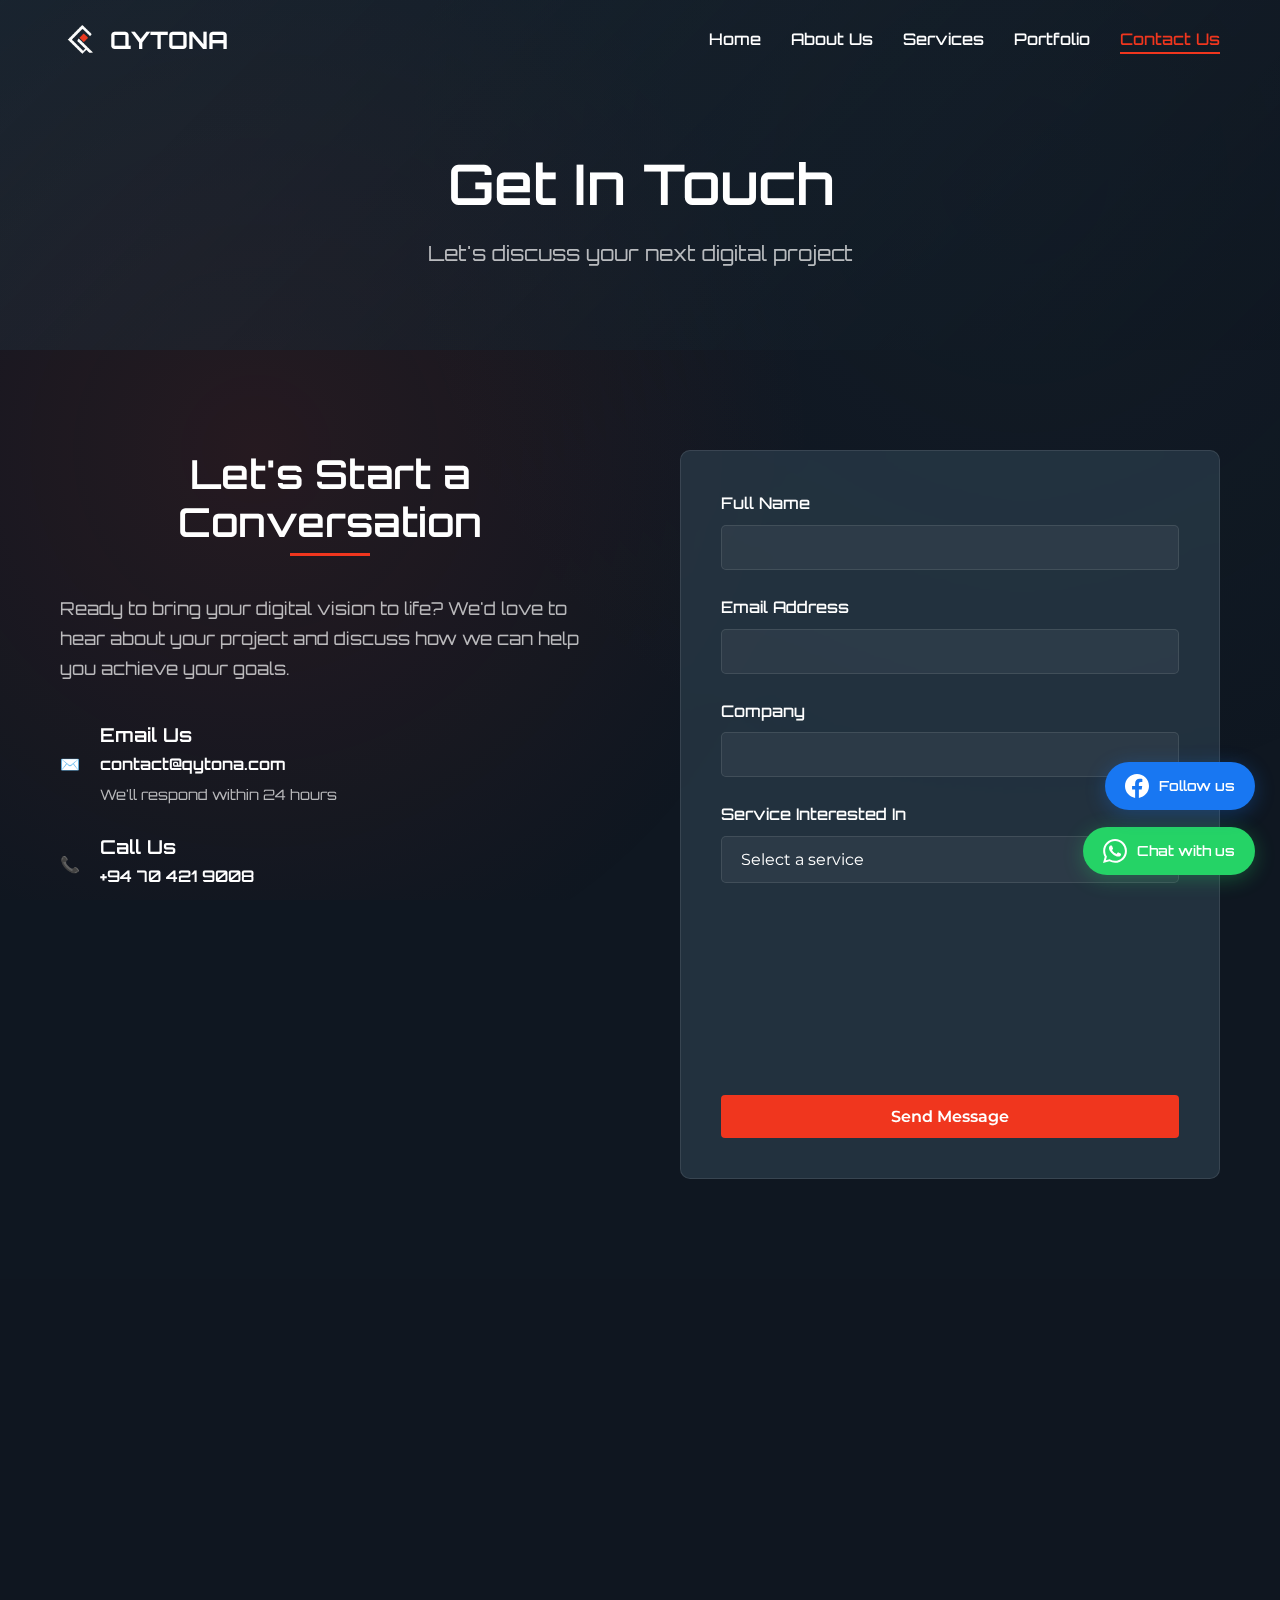
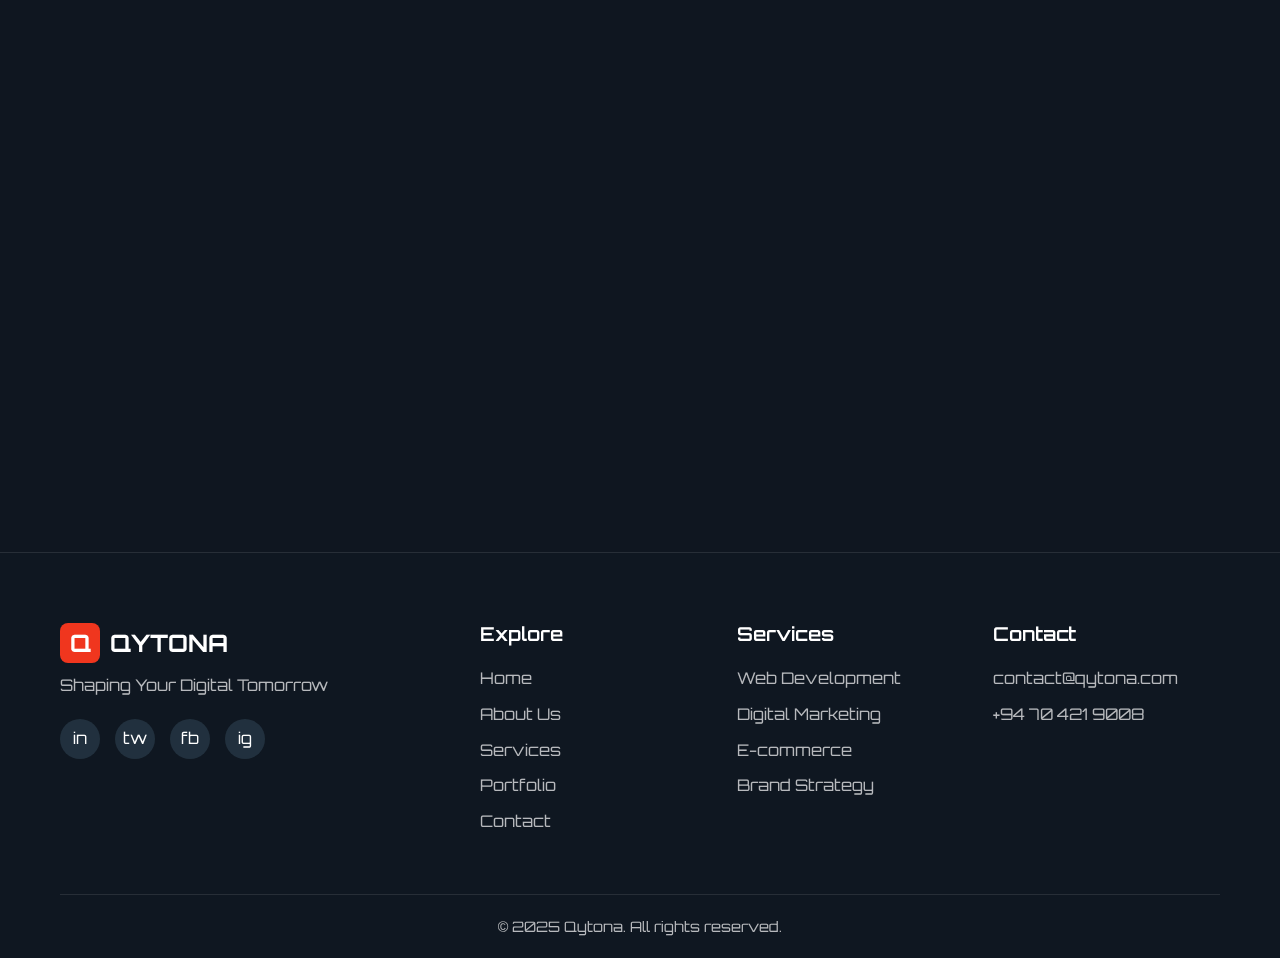
<file: contact.html>
<!DOCTYPE html>
<html lang="en">

<head>
    <meta charset="UTF-8">
    <meta name="viewport" content="width=device-width, initial-scale=1.0">
    <title>Contact Us - Qytona | Shaping Your Digital Tomorrow</title>
    <link rel="stylesheet" href="css/style.css">
    <link rel="stylesheet" href="css/animations.css">
    <link
        href="https://fonts.googleapis.com/css2?family=Montserrat:wght@300;400;500;600;700&family=Orbitron:wght@400;500;700&display=swap"
        rel="stylesheet">
    <style>
        .logo-image {
            width: 40px;
            height: 40px;
            margin-right: 10px;
            object-fit: contain;
        }

        body {
            font-family: 'Orbitron', sans-serif;
            background-color: var(--dark-bg);
            color: var(--text-primary);
            line-height: 1.6;
            overflow-x: hidden;
        }
        /* WhatsApp Float Button */
.whatsapp-float {
    position: fixed;
    bottom: 25px;
    right: 25px;
    background: #25D366;
    color: white;
    border-radius: 50px;
    padding: 12px 20px;
    text-decoration: none;
    display: flex;
    align-items: center;
    gap: 10px;
    box-shadow: 0 4px 20px rgba(37, 211, 102, 0.3);
    z-index: 1000;
    transition: all 0.3s ease;
    font-weight: 500;
    font-size: 14px;
}

.whatsapp-icon {
    width: 24px;
    height: 24px;
    display: flex;
    align-items: center;
    justify-content: center;
}

.whatsapp-text {
    white-space: nowrap;
}

.whatsapp-float:hover {
    background: #128C7E;
    transform: translateY(-2px);
    box-shadow: 0 6px 25px rgba(37, 211, 102, 0.4);
    color: white;
}

/* Hide text on mobile, show only icon */
@media (max-width: 768px) {
    .whatsapp-text {
        display: none;
    }
    .whatsapp-float {
        padding: 15px;
        bottom: 20px;
        right: 20px;
    }
}

/* Animation for attention */
@keyframes pulse {
    0% { transform: scale(1); }
    50% { transform: scale(1.05); }
    100% { transform: scale(1); }
}

.whatsapp-float {
    animation: pulse 2s infinite;
}

/* Facebook Float Button */
.facebook-float {
    position: fixed;
    bottom: 90px; /* Position above WhatsApp button */
    right: 25px;
    background: #1877F2;
    color: white;
    border-radius: 50px;
    padding: 12px 20px;
    text-decoration: none;
    display: flex;
    align-items: center;
    gap: 10px;
    box-shadow: 0 4px 20px rgba(24, 119, 242, 0.3);
    z-index: 1000;
    transition: all 0.3s ease;
    font-weight: 500;
    font-size: 14px;
}

.facebook-icon {
    width: 24px;
    height: 24px;
    display: flex;
    align-items: center;
    justify-content: center;
}

.facebook-text {
    white-space: nowrap;
}

.facebook-float:hover {
    background: #166FE5;
    transform: translateY(-2px);
    box-shadow: 0 6px 25px rgba(24, 119, 242, 0.4);
    color: white;
}

/* Hide text on mobile, show only icon */
@media (max-width: 768px) {
    .facebook-text {
        display: none;
    }
    .facebook-float {
        padding: 15px;
        bottom: 80px; /* Adjust for mobile */
        right: 20px;
    }
}

/* Animation for attention */
.facebook-float {
    animation: pulse 2s infinite 0.5s; /* Staggered animation */
}

/* Stacked layout */
.whatsapp-float {
    bottom: 25px;
    right: 25px;
}

.facebook-float {
    bottom: 90px; /* 65px gap between buttons */
    right: 25px;
}

/* Mobile stacked layout */
@media (max-width: 768px) {
    .whatsapp-float {
        bottom: 20px;
        right: 20px;
    }
    
    .facebook-float {
        bottom: 80px; /* 60px gap on mobile */
        right: 20px;
    }
}
    </style>
</head>

<body>
    <!-- Animated Background -->
    <div class="animated-bg">
        <div class="particles-container" id="particles-js"></div>
        <div class="light-beam"></div>
    </div>

    <!-- Navigation -->
    <nav class="navbar">
        <div class="nav-container">
            <div class="nav-logo">
                <a href="index.html">
                    <div class="logo-container">
                        <img src="images/logo/logo.png" alt="Qytona Logo" class="logo-image">
                        <span class="logo-text">QYTONA</span>
                    </div>
                </a>
            </div>
            <div class="nav-menu" id="nav-menu">
                <div class="nav-item">
                    <a href="index.html" class="nav-link">Home</a>
                </div>
                <div class="nav-item">
                    <a href="about.html" class="nav-link">About Us</a>
                </div>
                <div class="nav-item">
                    <a href="services.html" class="nav-link">Services</a>
                </div>
                <div class="nav-item">
                    <a href="portfolio.html" class="nav-link">Portfolio</a>
                </div>
                <div class="nav-item">
                    <a href="contact.html" class="nav-link active">Contact Us</a>
                </div>
            </div>
            <div class="nav-toggle" id="nav-toggle">
                <span class="bar"></span>
                <span class="bar"></span>
                <span class="bar"></span>
            </div>
        </div>
    </nav>

    <!-- Page Header -->
    <section class="page-header">
        <div class="container">
            <h1 class="page-title">Get In Touch</h1>
            <p class="page-subtitle">Let's discuss your next digital project</p>
        </div>
    </section>

    <!-- Contact Section -->
    <section class="contact-section">
        <div class="container">
            <div class="contact-grid">
                <div class="contact-info">
                    <h2 class="section-title">Let's Start a Conversation</h2>
                    <p class="contact-description">Ready to bring your digital vision to life? We'd love to hear about
                        your project and discuss how we can help you achieve your goals.</p>

                    <div class="contact-methods">
                        <div class="contact-method">
                            <div class="method-icon">
                                <div class="icon-bg"></div>
                                <span class="icon-text">✉️</span>
                            </div>
                            <div class="method-info">
                                <h3 class="method-title">Email Us</h3>
                                <p class="method-detail">contact@qytona.com</p>
                                <p class="method-subdetail">We'll respond within 24 hours</p>
                            </div>
                        </div>

                        <div class="contact-method">
                            <div class="method-icon">
                                <div class="icon-bg"></div>
                                <span class="icon-text">📞</span>
                            </div>
                            <div class="method-info">
                                <h3 class="method-title">Call Us</h3>
                                <p class="method-detail">+94 70 421 9008</p>
                                <!-- <p class="method-subdetail">Mon-Fri from 9am to 6pm</p> -->
                            </div>
                        </div>

                        <!-- <div class="contact-method">
                            <div class="method-icon">
                                <div class="icon-bg"></div>
                                <span class="icon-text">📍</span>
                            </div> -->
                        <!-- <div class="method-info">
                                <h3 class="method-title">Visit Us</h3>
                                <p class="method-detail">Digital Avenue, Tech City</p>
                                <p class="method-subdetail">Schedule a meeting in advance</p>
                            </div> -->
                        <!-- </div> -->
                    </div>

                    <!-- <div class="social-contact">
                        <h3 class="social-title">Follow Us</h3>
                        <div class="social-links-large">
                            <a href="#" class="social-link-large">LinkedIn</a>
                            <a href="#" class="social-link-large">Twitter</a>
                            <a href="#" class="social-link-large">Instagram</a>
                            <a href="#" class="social-link-large">Dribbble</a>
                        </div>
                    </div> -->
                </div>

                <div class="contact-form-container">
                    <form class="contact-form" id="contact-form">
                        <div class="form-group">
                            <label for="name" class="form-label">Full Name</label>
                            <input type="text" id="name" name="name" class="form-input" required>
                        </div>

                        <div class="form-group">
                            <label for="email" class="form-label">Email Address</label>
                            <input type="email" id="email" name="email" class="form-input" required>
                        </div>

                        <div class="form-group">
                            <label for="company" class="form-label">Company</label>
                            <input type="text" id="company" name="company" class="form-input">
                        </div>

                        <div class="form-group">
                            <label for="service" class="form-label">Service Interested In</label>
                            <select id="service" name="service" class="form-select">
                                <option value="">Select a service</option>
                                <option value="web-development">Web Development</option>
                                <!-- <option value="ui-ux-design">UI/UX Design</option> -->
                                <option value="digital-marketing">Digital Marketing</option>
                                <!-- <option value="e-commerce">E-commerce</option> -->
                                <option value="brand-strategy">Brand Strategy</option>
                                <option value="other">Other</option>
                            </select>
                        </div>

                        <!-- <div class="form-group">
                            <label for="budget" class="form-label">Project Budget</label>
                            <select id="budget" name="budget" class="form-select">
                                <option value="">Select budget range</option>
                                <option value="5k-10k">Rs. 5,000 - $10,000</option>
                                <option value="10k-25k">$10,000 - $25,000</option>
                                <option value="25k-50k">$25,000 - $50,000</option>
                                <option value="50k+">$50,000+</option>
                                <option value="not-sure">Not sure yet</option>
                            </select>
                        </div> -->

                        <div class="form-group">
                            <label for="message" class="form-label">Project Details</label>
                            <textarea id="message" name="message" class="form-textarea" rows="5"
                                placeholder="Tell us about your project..."></textarea>
                        </div>

                        <button type="submit" class="btn btn-primary btn-full">Send Message</button>
                    </form>
                </div>
            </div>
        </div>
    </section>

    <!-- FAQ Section -->
    <section class="faq-section">
        <div class="container">
            <h2 class="section-title">Frequently Asked Questions</h2>
            <div class="faq-grid">
                <div class="faq-item">
                    <h3 class="faq-question">How long does a typical project take?</h3>
                    <p class="faq-answer">Project timelines vary based on scope and complexity. A simple website might
                        take 2-5 weeks, while complex web applications can take 3-6 months. We provide detailed
                        timelines during our initial consultation.</p>
                </div>

                <div class="faq-item">
                    <h3 class="faq-question">Do you work with startups?</h3>
                    <p class="faq-answer">Absolutely! We love working with startups and offer flexible packages to
                        accommodate different budgets and timelines. We can help you build your MVP or create a
                        comprehensive digital presence.</p>
                </div>

                <div class="faq-item">
                    <h3 class="faq-question">What's your pricing structure?</h3>
                    <p class="faq-answer">We offer project-based pricing for defined scopes. After understanding your requirements, we provide a detailed proposal with transparent
                        pricing.</p>
                </div>

                <div class="faq-item">
                    <h3 class="faq-question">Do you provide ongoing support?</h3>
                    <p class="faq-answer">Yes, we offer various support and maintenance packages to ensure your digital
                        products continue to perform optimally after launch.</p>
                </div>
            </div>
        </div>
    </section>

    <!-- Footer -->
    <footer class="footer">
        <div class="container">
            <div class="footer-content">
                <div class="footer-brand">
                    <div class="logo-container">
                        <div class="logo-icon">Q</div>
                        <span class="logo-text">QYTONA</span>
                    </div>
                    <p class="footer-slogan">Shaping Your Digital Tomorrow</p>
                    <div class="social-links">
                        <a href="#" class="social-link">in</a>
                        <a href="#" class="social-link">tw</a>
                        <a href="#" class="social-link">fb</a>
                        <a href="#" class="social-link">ig</a>
                    </div>
                </div>
                <div class="footer-links">
                    <div class="footer-column">
                        <h3 class="footer-title">Explore</h3>
                        <a href="index.html" class="footer-link">Home</a>
                        <a href="about.html" class="footer-link">About Us</a>
                        <a href="services.html" class="footer-link">Services</a>
                        <a href="portfolio.html" class="footer-link">Portfolio</a>
                        <a href="contact.html" class="footer-link">Contact</a>
                    </div>
                    <div class="footer-column">
                        <h3 class="footer-title">Services</h3>
                        <a href="services.html" class="footer-link">Web Development</a>
                        <!-- <a href="services.html" class="footer-link">UI/UX Design</a> -->
                        <a href="services.html" class="footer-link">Digital Marketing</a>
                        <a href="services.html" class="footer-link">E-commerce</a>
                        <a href="services.html" class="footer-link">Brand Strategy</a>
                    </div>
                    <div class="footer-column">
                        <h3 class="footer-title">Contact</h3>
                        <p class="footer-contact">contact@qytona.com</p>
                        <p class="footer-contact">+94 70 421 9008</p>
                        <!-- <p class="footer-contact">Digital Avenue, Tech City</p> -->
                    </div>
                </div>
            </div>
            <div class="footer-bottom">
                <p class="copyright">© 2025 Qytona. All rights reserved.</p>
            </div>
        </div>
    </footer>

        <!-- WhatsApp Float Button -->
<a href="https://wa.me/+94704219008" class="whatsapp-float" target="_blank" rel="noopener noreferrer">
    <div class="whatsapp-icon">
        <svg width="24" height="24" viewBox="0 0 24 24" fill="currentColor">
            <path d="M17.472 14.382c-.297-.149-1.758-.867-2.03-.967-.273-.099-.471-.148-.67.15-.197.297-.767.966-.94 1.164-.173.199-.347.223-.644.075-.297-.15-1.255-.463-2.39-1.475-.883-.788-1.48-1.761-1.653-2.059-.173-.297-.018-.458.13-.606.134-.133.298-.347.446-.52.149-.174.198-.298.298-.497.099-.198.05-.371-.025-.52-.075-.149-.669-1.612-.916-2.207-.242-.579-.487-.5-.669-.51-.173-.008-.371-.01-.57-.01-.198 0-.52.074-.792.372-.272.297-1.04 1.016-1.04 2.479 0 1.462 1.065 2.875 1.213 3.074.149.198 2.096 3.2 5.077 4.487.709.306 1.262.489 1.694.625.712.227 1.36.195 1.871.118.571-.085 1.758-.719 2.006-1.413.248-.694.248-1.289.173-1.413-.074-.124-.272-.198-.57-.347m-5.421 7.403h-.004a9.87 9.87 0 01-5.031-1.378l-.361-.214-3.741.982.998-3.648-.235-.374a9.86 9.86 0 01-1.51-5.26c.001-5.45 4.436-9.884 9.888-9.884 2.64 0 5.122 1.03 6.988 2.898a9.825 9.825 0 012.893 6.994c-.003 5.45-4.437 9.884-9.885 9.884m8.413-18.297A11.815 11.815 0 0012.05 0C5.495 0 .16 5.335.157 11.892c0 2.096.547 4.142 1.588 5.945L.057 24l6.305-1.654a11.882 11.882 0 005.683 1.448h.005c6.554 0 11.89-5.335 11.893-11.893-.001-3.189-1.26-6.189-3.548-8.452"/>
        </svg>
    </div>
    <span class="whatsapp-text">Chat with us</span>
</a>

<!-- Facebook Float Button -->
<a href="https://www.facebook.com/share/1DbFM9kfrv/" class="facebook-float" target="_blank" rel="noopener noreferrer">
    <div class="facebook-icon">
        <svg width="24" height="24" viewBox="0 0 24 24" fill="currentColor">
            <path d="M24 12.073c0-6.627-5.373-12-12-12s-12 5.373-12 12c0 5.99 4.388 10.954 10.125 11.854v-8.385H7.078v-3.47h3.047V9.43c0-3.007 1.792-4.669 4.533-4.669 1.312 0 2.686.235 2.686.235v2.953H15.83c-1.491 0-1.956.925-1.956 1.874v2.25h3.328l-.532 3.47h-2.796v8.385C19.612 23.027 24 18.062 24 12.073z"/>
        </svg>
    </div>
    <span class="facebook-text">Follow us</span>
</a>

    <script src="js/main.js"></script>
    <script>
        // Contact form handling
        document.addEventListener('DOMContentLoaded', function () {
            const contactForm = document.getElementById('contact-form');

            if (contactForm) {
                contactForm.addEventListener('submit', function (e) {
                    e.preventDefault();

                    // Simple form validation
                    const name = document.getElementById('name').value;
                    const email = document.getElementById('email').value;
                    const message = document.getElementById('message').value;

                    if (!name || !email || !message) {
                        alert('Please fill in all required fields.');
                        return;
                    }

                    // Simulate form submission
                    const submitBtn = contactForm.querySelector('button[type="submit"]');
                    const originalText = submitBtn.textContent;

                    submitBtn.textContent = 'Sending...';
                    submitBtn.disabled = true;

                    setTimeout(() => {
                        alert('Thank you for your message! We\'ll get back to you within 24 hours.');
                        contactForm.reset();
                        submitBtn.textContent = originalText;
                        submitBtn.disabled = false;
                    }, 2000);
                });
            }
        });
    </script>
</body>

</html>
</file>
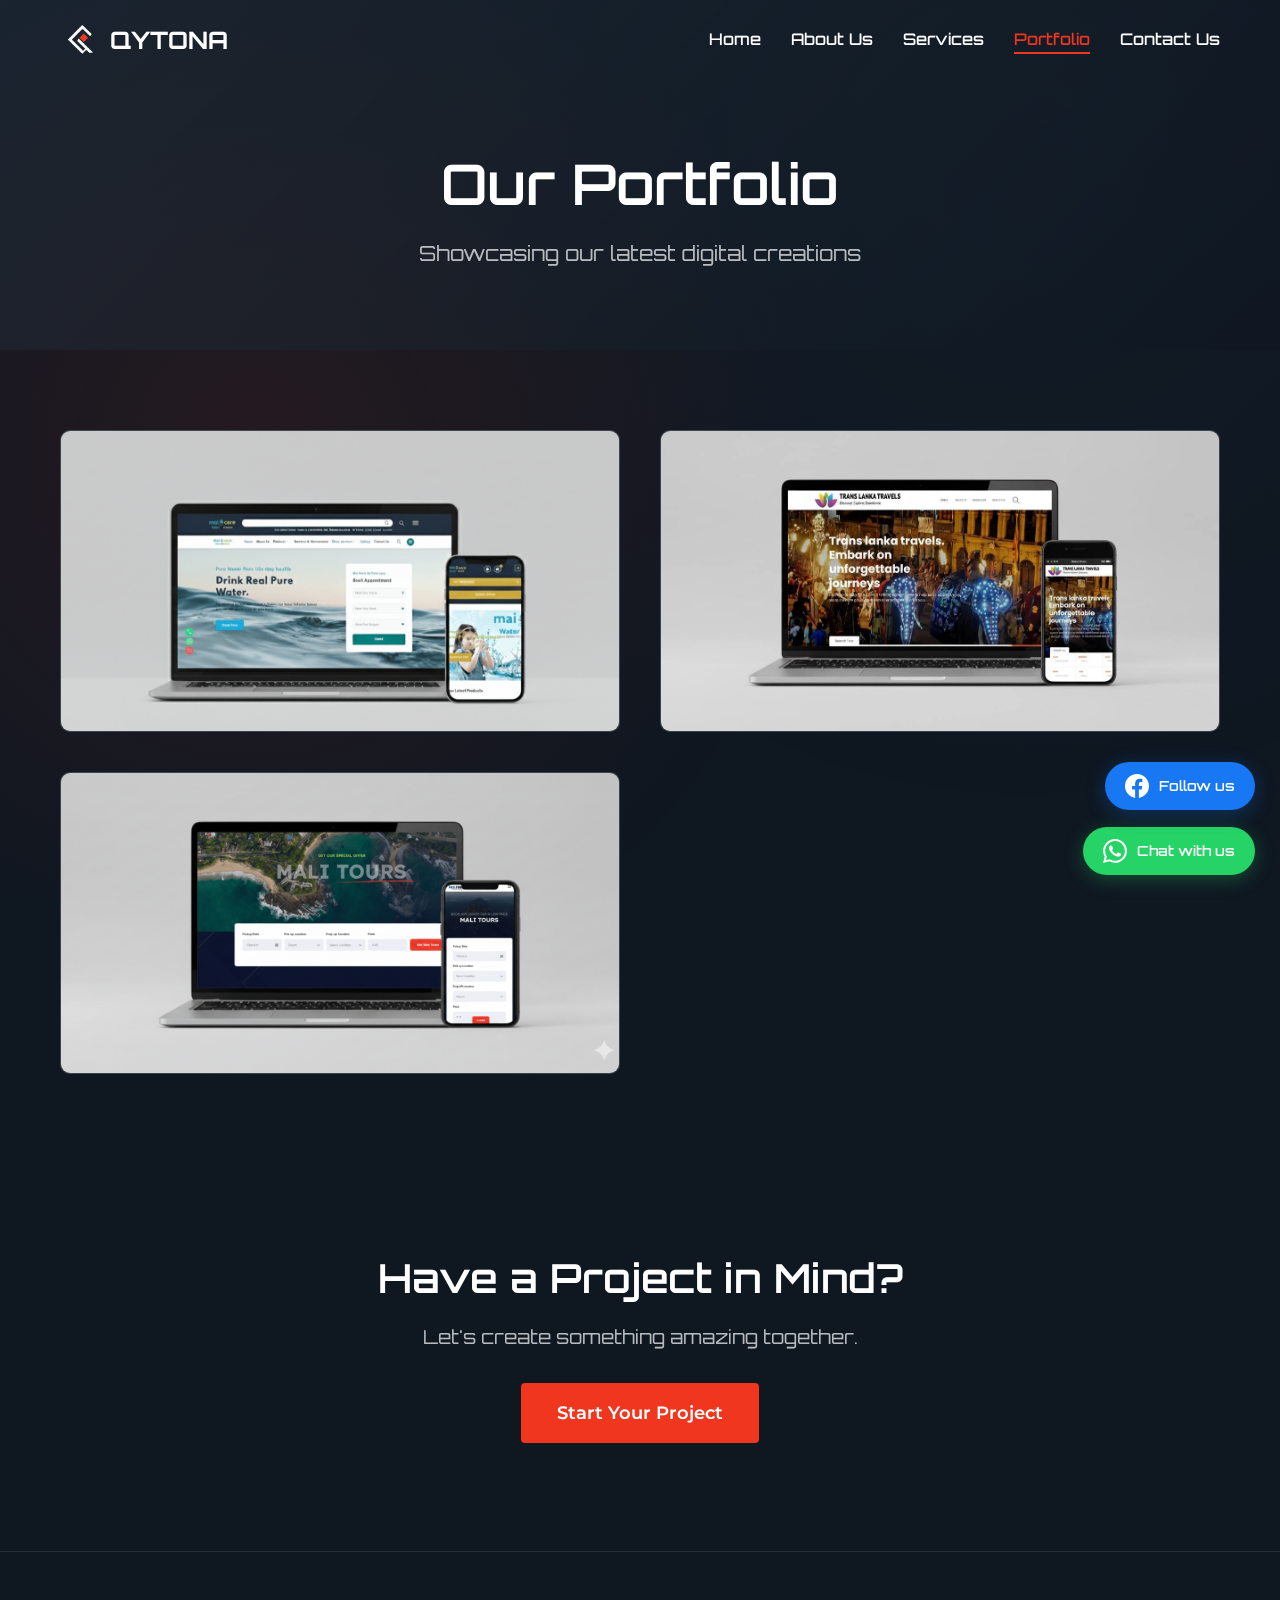
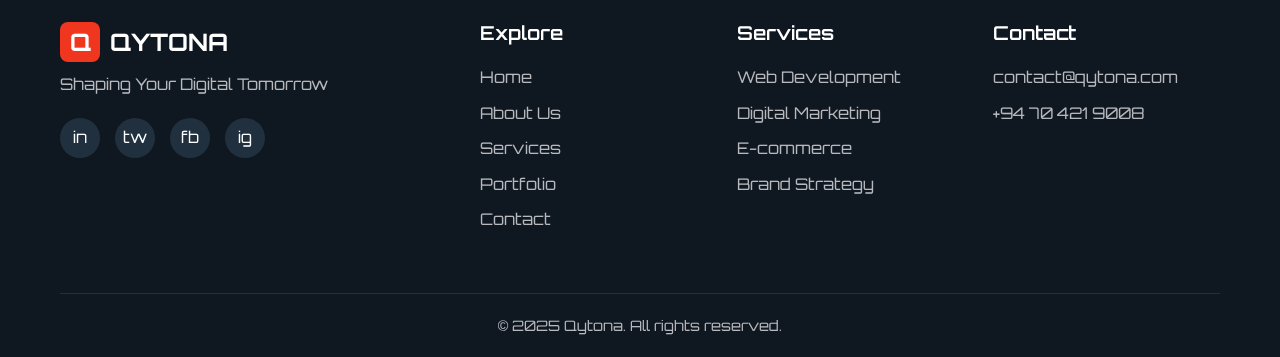
<file: portfolio.html>
<!DOCTYPE html>
<html lang="en">

<head>
    <meta charset="UTF-8">
    <meta name="viewport" content="width=device-width, initial-scale=1.0">
    <title>Portfolio - Qytona | Shaping Your Digital Tomorrow</title>
    <link rel="stylesheet" href="css/style.css">
    <link rel="stylesheet" href="css/animations.css">
    <link
        href="https://fonts.googleapis.com/css2?family=Montserrat:wght@300;400;500;600;700&family=Orbitron:wght@400;500;700&display=swap"
        rel="stylesheet">
    <style>
        .portfolio-image-full {
            position: relative;
            height: 300px;
            overflow: hidden;
        }

        .image-container {
            position: relative;
            width: 100%;
            height: 100%;
        }

        .portfolio-image {
            width: 100%;
            height: 100%;
            object-fit: cover;
            transition: transform 0.4s ease;
        }

        .image-placeholder-large {
            position: absolute;
            top: 0;
            left: 0;
            width: 100%;
            height: 100%;
            background: rgba(15, 23, 33, 0.7);
            display: flex;
            align-items: center;
            justify-content: center;
            color: var(--text-secondary);
            opacity: 0;
            transition: all 0.4s ease;
        }

        .portfolio-item-full:hover .portfolio-image {
            transform: scale(1.05);
        }

        .portfolio-item-full:hover .image-placeholder-large {
            opacity: 1;
        }

        .logo-image {
            width: 40px;
            height: 40px;
            margin-right: 10px;
            object-fit: contain;
        }

        body {
            font-family: 'Orbitron', sans-serif;
            background-color: var(--dark-bg);
            color: var(--text-primary);
            line-height: 1.6;
            overflow-x: hidden;
        }

        /* WhatsApp Float Button */
.whatsapp-float {
    position: fixed;
    bottom: 25px;
    right: 25px;
    background: #25D366;
    color: white;
    border-radius: 50px;
    padding: 12px 20px;
    text-decoration: none;
    display: flex;
    align-items: center;
    gap: 10px;
    box-shadow: 0 4px 20px rgba(37, 211, 102, 0.3);
    z-index: 1000;
    transition: all 0.3s ease;
    font-weight: 500;
    font-size: 14px;
}

.whatsapp-icon {
    width: 24px;
    height: 24px;
    display: flex;
    align-items: center;
    justify-content: center;
}

.whatsapp-text {
    white-space: nowrap;
}

.whatsapp-float:hover {
    background: #128C7E;
    transform: translateY(-2px);
    box-shadow: 0 6px 25px rgba(37, 211, 102, 0.4);
    color: white;
}

/* Hide text on mobile, show only icon */
@media (max-width: 768px) {
    .whatsapp-text {
        display: none;
    }
    .whatsapp-float {
        padding: 15px;
        bottom: 20px;
        right: 20px;
    }
}

/* Animation for attention */
@keyframes pulse {
    0% { transform: scale(1); }
    50% { transform: scale(1.05); }
    100% { transform: scale(1); }
}

.whatsapp-float {
    animation: pulse 2s infinite;
}

/* Facebook Float Button */
.facebook-float {
    position: fixed;
    bottom: 90px; /* Position above WhatsApp button */
    right: 25px;
    background: #1877F2;
    color: white;
    border-radius: 50px;
    padding: 12px 20px;
    text-decoration: none;
    display: flex;
    align-items: center;
    gap: 10px;
    box-shadow: 0 4px 20px rgba(24, 119, 242, 0.3);
    z-index: 1000;
    transition: all 0.3s ease;
    font-weight: 500;
    font-size: 14px;
}

.facebook-icon {
    width: 24px;
    height: 24px;
    display: flex;
    align-items: center;
    justify-content: center;
}

.facebook-text {
    white-space: nowrap;
}

.facebook-float:hover {
    background: #166FE5;
    transform: translateY(-2px);
    box-shadow: 0 6px 25px rgba(24, 119, 242, 0.4);
    color: white;
}

/* Hide text on mobile, show only icon */
@media (max-width: 768px) {
    .facebook-text {
        display: none;
    }
    .facebook-float {
        padding: 15px;
        bottom: 80px; /* Adjust for mobile */
        right: 20px;
    }
}

/* Animation for attention */
.facebook-float {
    animation: pulse 2s infinite 0.5s; /* Staggered animation */
}

/* Stacked layout */
.whatsapp-float {
    bottom: 25px;
    right: 25px;
}

.facebook-float {
    bottom: 90px; /* 65px gap between buttons */
    right: 25px;
}

/* Mobile stacked layout */
@media (max-width: 768px) {
    .whatsapp-float {
        bottom: 20px;
        right: 20px;
    }
    
    .facebook-float {
        bottom: 80px; /* 60px gap on mobile */
        right: 20px;
    }
}
    </style>

</head>

<body>
    <!-- Animated Background -->
    <div class="animated-bg">
        <div class="particles-container" id="particles-js"></div>
        <div class="light-beam"></div>
    </div>

    <!-- Navigation -->
    <nav class="navbar">
        <div class="nav-container">
            <div class="nav-logo">
                <a href="index.html">
                    <div class="logo-container">
                        <img src="images/logo/logo.png" alt="Qytona Logo" class="logo-image">
                        <span class="logo-text">QYTONA</span>
                    </div>
                </a>
            </div>
            <div class="nav-menu" id="nav-menu">
                <div class="nav-item">
                    <a href="index.html" class="nav-link">Home</a>
                </div>
                <div class="nav-item">
                    <a href="about.html" class="nav-link">About Us</a>
                </div>
                <div class="nav-item">
                    <a href="services.html" class="nav-link">Services</a>
                </div>
                <div class="nav-item">
                    <a href="portfolio.html" class="nav-link active">Portfolio</a>
                </div>
                <div class="nav-item">
                    <a href="contact.html" class="nav-link">Contact Us</a>
                </div>
            </div>
            <div class="nav-toggle" id="nav-toggle">
                <span class="bar"></span>
                <span class="bar"></span>
                <span class="bar"></span>
            </div>
        </div>
    </nav>

    <!-- Page Header -->
    <section class="page-header">
        <div class="container">
            <h1 class="page-title">Our Portfolio</h1>
            <p class="page-subtitle">Showcasing our latest digital creations</p>
        </div>
    </section>

    <!-- Portfolio Filter -->
    <!-- <section class="portfolio-filter">
    <div class="container">
        <div class="filter-buttons">
            <button class="filter-btn active" data-filter="all">All Projects</button>
            <button class="filter-btn" data-filter="web">Web Development</button>
            <button class="filter-btn" data-filter="design">UI/UX Design</button>
            <button class="filter-btn" data-filter="ecommerce">E-commerce</button>
            <button class="filter-btn" data-filter="branding">Branding</button>
        </div>
    </div>
</section> -->

    <!-- Portfolio Grid -->


    <section class="portfolio-full">
        <div class="container">
            <div class="portfolio-grid-full">
                <div class="portfolio-item-full" data-category="web ecommerce">
                    <div class="portfolio-image-full">
                        <div class="image-container">
                            <img src="images/portfolio/watermay.png" alt="mali" class="portfolio-image">
                            <div class="image-placeholder-large">
                                <i class="fas fa-globe" style="font-size: 3rem;"></i>
                            </div>
                        </div>
                        <div class="portfolio-overlay-full">
                            <h3 class="portfolio-title-full">Mai Care Water </h3>
                            <p class="portfolio-category-full">Web Application</p>
                            <p class="portfolio-description">
                                Delivers high-quality water filtration systems for homes and businesses in the UAE.</p>
                            <div class="portfolio-tech">
                                <span class="tech-tag">Spring Boot</span>
                                <span class="tech-tag">Java</span>
                                <span class="tech-tag">Angular</span>
                                <span class="tech-tag">TypeScript</span>
                            </div>
                            <!-- <a href="#" class="btn btn-outline">View Case Study</a> -->
                        </div>
                    </div>
                </div>

                <div class="portfolio-item-full" data-category="web ecommerce">
                    <div class="portfolio-image-full">
                        <div class="image-container">
                            <img src="images/portfolio/translanka.jpg" alt="Trans Lanka Travels"
                                class="portfolio-image">
                            <div class="image-placeholder-large">
                                <i class="fas fa-globe" style="font-size: 3rem;"></i>
                            </div>
                        </div>
                        <div class="portfolio-overlay-full">
                            <h3 class="portfolio-title-full">Trans Lanka Travels</h3>
                            <p class="portfolio-category-full">Web Application</p>
                            <p class="portfolio-description">A platform that lets tourists book rides and explore
                                destinations across Sri Lanka.</p>
                            <div class="portfolio-tech">
                                <span class="tech-tag">Javascript</span>
                                <span class="tech-tag">Bootsrap</span>
                                <span class="tech-tag">JQuery</span>
                                <span class="tech-tag">MySQL</span>
                            </div>
                            <!-- <a href="#" class="btn btn-outline">View Case Study</a> -->
                        </div>
                    </div>
                </div>
                <div class="portfolio-item-full" data-category="web ecommerce">
                    <div class="portfolio-image-full">
                        <div class="image-container">
                            <img src="images/portfolio/mali.png" alt="Mali Tours" class="portfolio-image">
                            <div class="image-placeholder-large">
                                <i class="fas fa-globe" style="font-size: 3rem;"></i>
                            </div>
                        </div>
                        <div class="portfolio-overlay-full">
                            <h3 class="portfolio-title-full">Mali Tours</h3>
                            <p class="portfolio-category-full">Web Application</p>
                            <p class="portfolio-description">A platform that lets tourists book rides and explore
                                destinations across Sri Lanka.</p>
                            <div class="portfolio-tech">
                                <span class="tech-tag">Javascript</span>
                                <span class="tech-tag">Bootsrap</span>
                                <span class="tech-tag">JQuery</span>
                                <span class="tech-tag">MySQL</span>
                            </div>
                            <!-- <a href="#" class="btn btn-outline">View Case Study</a> -->
                        </div>
                    </div>
                </div>



                <!--                <div class="portfolio-item-full" data-category="design branding">-->
                <!--                    <div class="portfolio-image-full">-->
                <!--                        <div class="image-placeholder-large"></div>-->
                <!--                        <div class="portfolio-overlay-full">-->
                <!--                            <h3 class="portfolio-title-full">Aura Design Studio</h3>-->
                <!--                            <p class="portfolio-category-full">UI/UX Design • Branding</p>-->
                <!--                            <p class="portfolio-description">Complete brand identity and website redesign for a creative design agency.</p>-->
                <!--                            <div class="portfolio-tech">-->
                <!--                                <span class="tech-tag">Figma</span>-->
                <!--                                <span class="tech-tag">Adobe Creative Suite</span>-->
                <!--                                <span class="tech-tag">Webflow</span>-->
                <!--                            </div>-->
                <!--                            &lt;!&ndash; <a href="#" class="btn btn-outline">View Case Study</a> &ndash;&gt;-->
                <!--                        </div>-->
                <!--                    </div>-->
                <!--                </div>-->

                <!-- <div class="portfolio-item-full" data-category="web ecommerce">
                <div class="portfolio-image-full">
                    <div class="image-placeholder-large"></div>
                    <div class="portfolio-overlay-full">
                        <h3 class="portfolio-title-full">TechSphere E-commerce</h3>
                        <p class="portfolio-category-full">E-commerce • Web Development</p>
                        <p class="portfolio-description">Custom e-commerce solution with advanced inventory management
                            and analytics.</p>
                        <div class="portfolio-tech">
                            <span class="tech-tag">Vue.js</span>
                            <span class="tech-tag">Laravel</span>
                            <span class="tech-tag">MySQL</span>
                        </div>
                        <a href="#" class="btn btn-outline">View Case Study</a>
                    </div>
                </div>
            </div> -->

                <!--            <div class="portfolio-item-full" data-category="design web">-->
                <!--                <div class="portfolio-image-full">-->
                <!--                    <div class="image-placeholder-large"></div>-->
                <!--                    <div class="portfolio-overlay-full">-->
                <!--                        <h3 class="portfolio-title-full">HealthTrack Mobile App</h3>-->
                <!--                        <p class="portfolio-category-full">UI/UX Design • Web Development</p>-->
                <!--                        <p class="portfolio-description">Health and fitness tracking application with personalized-->
                <!--                            workout plans.</p>-->
                <!--                        <div class="portfolio-tech">-->
                <!--                            <span class="tech-tag">React Native</span>-->
                <!--                            <span class="tech-tag">Firebase</span>-->
                <!--                            <span class="tech-tag">Figma</span>-->
                <!--                        </div>-->
                <!--                        &lt;!&ndash; <a href="#" class="btn btn-outline">View Case Study</a> &ndash;&gt;-->
                <!--                    </div>-->
                <!--                </div>-->
                <!--            </div>-->

                <!--            <div class="portfolio-item-full" data-category="branding design">-->
                <!--                <div class="portfolio-image-full">-->
                <!--                    <div class="image-placeholder-large"></div>-->
                <!--                    <div class="portfolio-overlay-full">-->
                <!--                        <h3 class="portfolio-title-full">UrbanBite Restaurant</h3>-->
                <!--                        <p class="portfolio-category-full">Branding • UI/UX Design</p>-->
                <!--                        <p class="portfolio-description">Complete brand identity and online ordering system for a modern-->
                <!--                            restaurant chain.</p>-->
                <!--                        <div class="portfolio-tech">-->
                <!--                            <span class="tech-tag">Brand Strategy</span>-->
                <!--                            <span class="tech-tag">Web Design</span>-->
                <!--                            <span class="tech-tag">Ordering System</span>-->
                <!--                        </div>-->
                <!--                        &lt;!&ndash; <a href="#" class="btn btn-outline">View Case Study</a> &ndash;&gt;-->
                <!--                    </div>-->
                <!--                </div>-->
                <!--            </div>-->

                <!--            <div class="portfolio-item-full" data-category="web">-->
                <!--                <div class="portfolio-image-full">-->
                <!--                    <div class="image-placeholder-large"></div>-->
                <!--                    <div class="portfolio-overlay-full">-->
                <!--                        <h3 class="portfolio-title-full">DataViz Analytics Dashboard</h3>-->
                <!--                        <p class="portfolio-category-full">Web Development</p>-->
                <!--                        <p class="portfolio-description">Interactive data visualization dashboard for business-->
                <!--                            intelligence and analytics.</p>-->
                <!--                        <div class="portfolio-tech">-->
                <!--                            <span class="tech-tag">D3.js</span>-->
                <!--                            <span class="tech-tag">Python</span>-->
                <!--                            <span class="tech-tag">PostgreSQL</span>-->
                <!--                        </div>-->
                <!--                        &lt;!&ndash; <a href="#" class="btn btn-outline">View Case Study</a> &ndash;&gt;-->
                <!--                    </div>-->
                <!--                </div>-->
                <!--            </div>-->
            </div>
        </div>
    </section>

    <!-- Testimonials -->
    <!-- <section class="testimonials-section">
    <div class="container">
        <h2 class="section-title">Client Testimonials</h2>
        <div class="testimonials-grid">
            <div class="testimonial-card">
                <div class="testimonial-content">
                    <p class="testimonial-text">"Qytona transformed our online presence completely. Their attention to
                        detail and technical expertise exceeded our expectations."</p>
                </div>
                <div class="testimonial-author">
                    <div class="author-image"></div>
                    <div class="author-info">
                        <h4 class="author-name">Jennifer Martinez</h4>
                        <p class="author-company">CEO, Nexus Financial</p>
                    </div>
                </div>
            </div>
            <div class="testimonial-card">
                <div class="testimonial-content">
                    <p class="testimonial-text">"Working with Qytona was a game-changer for our business. They delivered
                        a stunning website that perfectly captures our brand."</p>
                </div>
                <div class="testimonial-author">
                    <div class="author-image"></div>
                    <div class="author-info">
                        <h4 class="author-name">David Kim</h4>
                        <p class="author-company">Founder, Aura Design Studio</p>
                    </div>
                </div>
            </div>
        </div>
    </div>
</section> -->

    <!-- CTA Section -->
    <section class="cta-section">
        <div class="container">
            <div class="cta-content">
                <h2 class="cta-title">Have a Project in Mind?</h2>
                <p class="cta-description">Let's create something amazing together.</p>
                <a href="contact.html" class="btn btn-primary btn-large">Start Your Project</a>
            </div>
        </div>
    </section>

    <!-- Footer -->
    <footer class="footer">
        <div class="container">
            <div class="footer-content">
                <div class="footer-brand">
                    <div class="logo-container">
                        <div class="logo-icon">Q</div>
                        <span class="logo-text">QYTONA</span>
                    </div>
                    <p class="footer-slogan">Shaping Your Digital Tomorrow</p>
                    <div class="social-links">
                        <a href="#" class="social-link">in</a>
                        <a href="#" class="social-link">tw</a>
                        <a href="#" class="social-link">fb</a>
                        <a href="#" class="social-link">ig</a>
                    </div>
                </div>
                <div class="footer-links">
                    <div class="footer-column">
                        <h3 class="footer-title">Explore</h3>
                        <a href="index.html" class="footer-link">Home</a>
                        <a href="about.html" class="footer-link">About Us</a>
                        <a href="services.html" class="footer-link">Services</a>
                        <a href="portfolio.html" class="footer-link">Portfolio</a>
                        <a href="contact.html" class="footer-link">Contact</a>
                    </div>
                    <div class="footer-column">
                        <h3 class="footer-title">Services</h3>
                        <a href="services.html" class="footer-link">Web Development</a>
                        <!-- <a href="services.html" class="footer-link">UI/UX Design</a> -->
                        <a href="services.html" class="footer-link">Digital Marketing</a>
                        <a href="services.html" class="footer-link">E-commerce</a>
                        <a href="services.html" class="footer-link">Brand Strategy</a>
                    </div>
                    <div class="footer-column">
                        <h3 class="footer-title">Contact</h3>
                        <p class="footer-contact">contact@qytona.com</p>
                        <p class="footer-contact">+94 70 421 9008</p>
                        <!-- <p class="footer-contact">Digital Avenue, Tech City</p> -->
                    </div>
                </div>
            </div>
            <div class="footer-bottom">
                <p class="copyright">© 2025 Qytona. All rights reserved.</p>
            </div>
        </div>
    </footer>

        <!-- WhatsApp Float Button -->
<a href="https://wa.me/+94704219008" class="whatsapp-float" target="_blank" rel="noopener noreferrer">
    <div class="whatsapp-icon">
        <svg width="24" height="24" viewBox="0 0 24 24" fill="currentColor">
            <path d="M17.472 14.382c-.297-.149-1.758-.867-2.03-.967-.273-.099-.471-.148-.67.15-.197.297-.767.966-.94 1.164-.173.199-.347.223-.644.075-.297-.15-1.255-.463-2.39-1.475-.883-.788-1.48-1.761-1.653-2.059-.173-.297-.018-.458.13-.606.134-.133.298-.347.446-.52.149-.174.198-.298.298-.497.099-.198.05-.371-.025-.52-.075-.149-.669-1.612-.916-2.207-.242-.579-.487-.5-.669-.51-.173-.008-.371-.01-.57-.01-.198 0-.52.074-.792.372-.272.297-1.04 1.016-1.04 2.479 0 1.462 1.065 2.875 1.213 3.074.149.198 2.096 3.2 5.077 4.487.709.306 1.262.489 1.694.625.712.227 1.36.195 1.871.118.571-.085 1.758-.719 2.006-1.413.248-.694.248-1.289.173-1.413-.074-.124-.272-.198-.57-.347m-5.421 7.403h-.004a9.87 9.87 0 01-5.031-1.378l-.361-.214-3.741.982.998-3.648-.235-.374a9.86 9.86 0 01-1.51-5.26c.001-5.45 4.436-9.884 9.888-9.884 2.64 0 5.122 1.03 6.988 2.898a9.825 9.825 0 012.893 6.994c-.003 5.45-4.437 9.884-9.885 9.884m8.413-18.297A11.815 11.815 0 0012.05 0C5.495 0 .16 5.335.157 11.892c0 2.096.547 4.142 1.588 5.945L.057 24l6.305-1.654a11.882 11.882 0 005.683 1.448h.005c6.554 0 11.89-5.335 11.893-11.893-.001-3.189-1.26-6.189-3.548-8.452"/>
        </svg>
    </div>
    <span class="whatsapp-text">Chat with us</span>
</a>

<!-- Facebook Float Button -->
<a href="https://www.facebook.com/share/1DbFM9kfrv/" class="facebook-float" target="_blank" rel="noopener noreferrer">
    <div class="facebook-icon">
        <svg width="24" height="24" viewBox="0 0 24 24" fill="currentColor">
            <path d="M24 12.073c0-6.627-5.373-12-12-12s-12 5.373-12 12c0 5.99 4.388 10.954 10.125 11.854v-8.385H7.078v-3.47h3.047V9.43c0-3.007 1.792-4.669 4.533-4.669 1.312 0 2.686.235 2.686.235v2.953H15.83c-1.491 0-1.956.925-1.956 1.874v2.25h3.328l-.532 3.47h-2.796v8.385C19.612 23.027 24 18.062 24 12.073z"/>
        </svg>
    </div>
    <span class="facebook-text">Follow us</span>
</a>
    <script src="js/main.js"></script>
    <script>
        // Portfolio filtering
        document.addEventListener('DOMContentLoaded', function () {
            const filterButtons = document.querySelectorAll('.filter-btn');
            const portfolioItems = document.querySelectorAll('.portfolio-item-full');

            filterButtons.forEach(button => {
                button.addEventListener('click', function () {
                    // Remove active class from all buttons
                    filterButtons.forEach(btn => btn.classList.remove('active'));
                    // Add active class to clicked button
                    this.classList.add('active');

                    const filterValue = this.getAttribute('data-filter');

                    portfolioItems.forEach(item => {
                        if (filterValue === 'all' || item.getAttribute('data-category').includes(filterValue)) {
                            item.style.display = 'block';
                            setTimeout(() => {
                                item.style.opacity = '1';
                                item.style.transform = 'translateY(0)';
                            }, 100);
                        } else {
                            item.style.opacity = '0';
                            item.style.transform = 'translateY(20px)';
                            setTimeout(() => {
                                item.style.display = 'none';
                            }, 300);
                        }
                    });
                });
            });
        });
    </script>
</body>

</html>
</file>
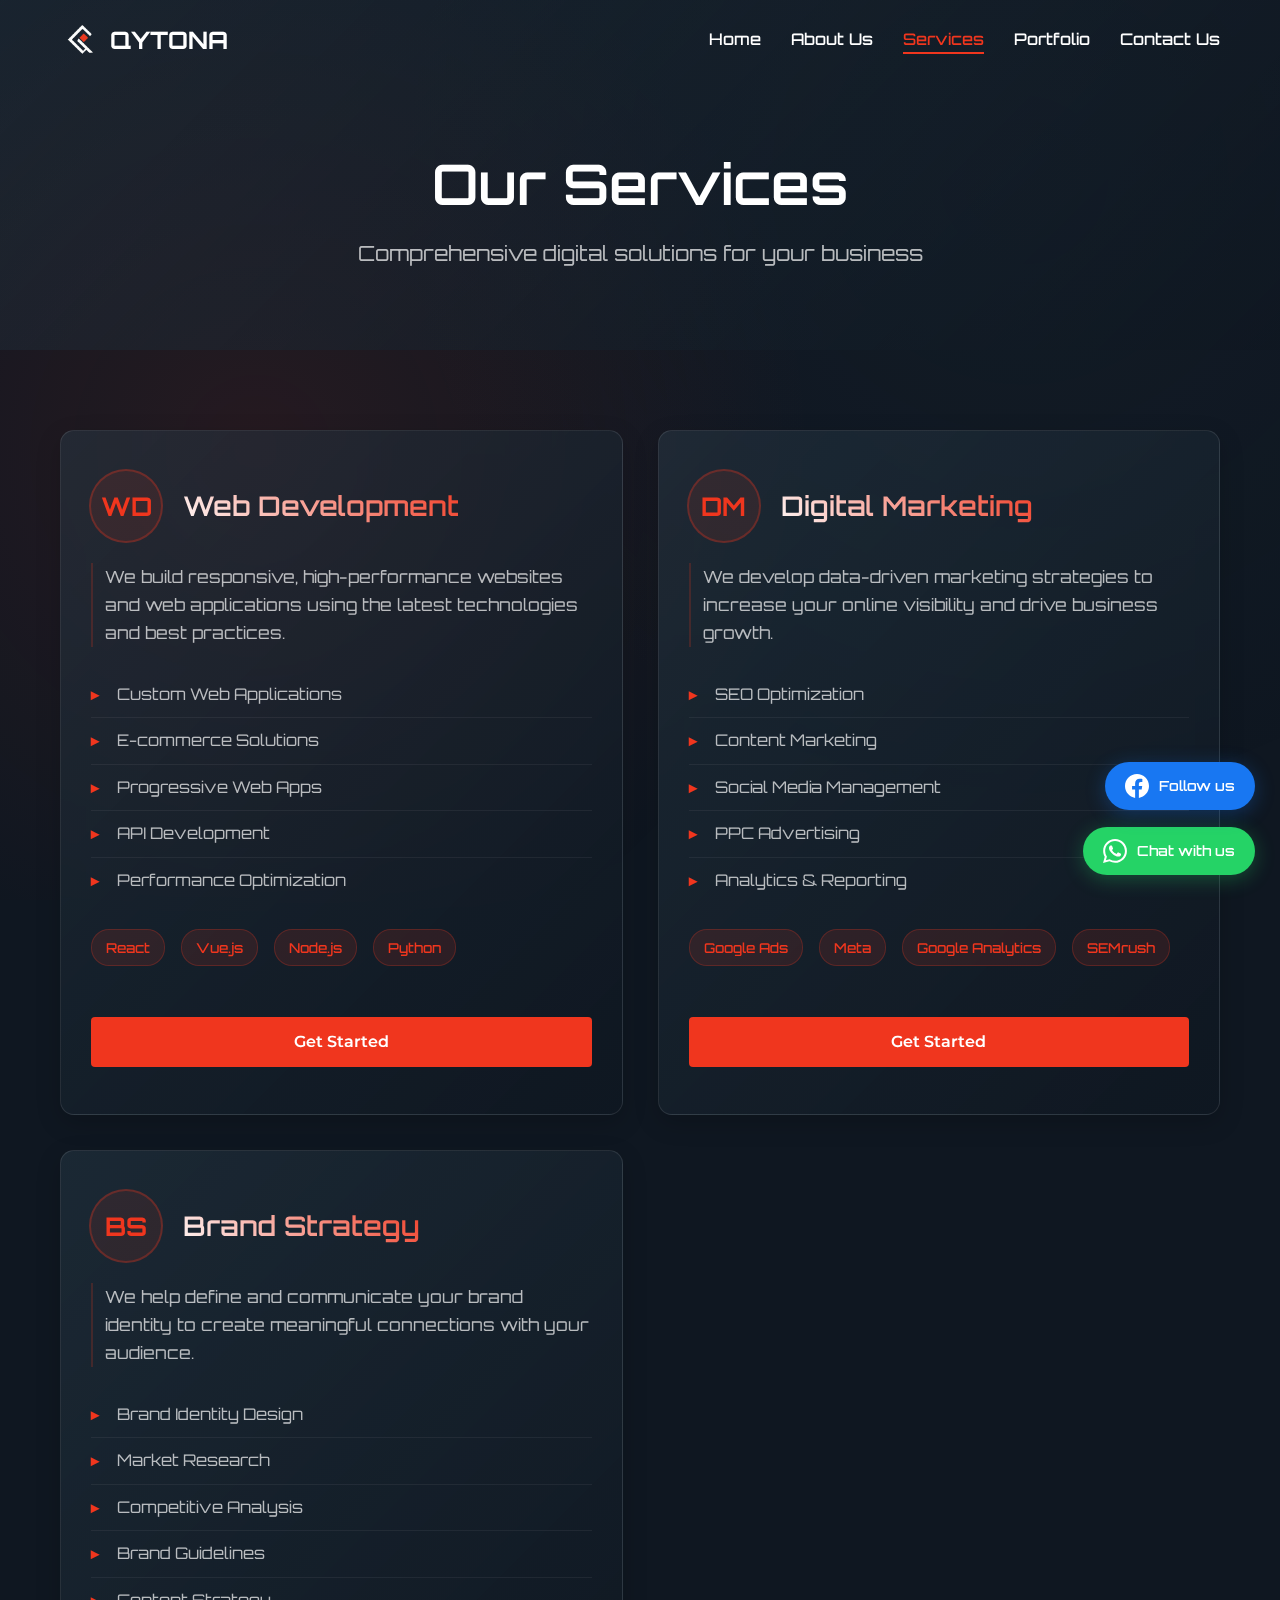
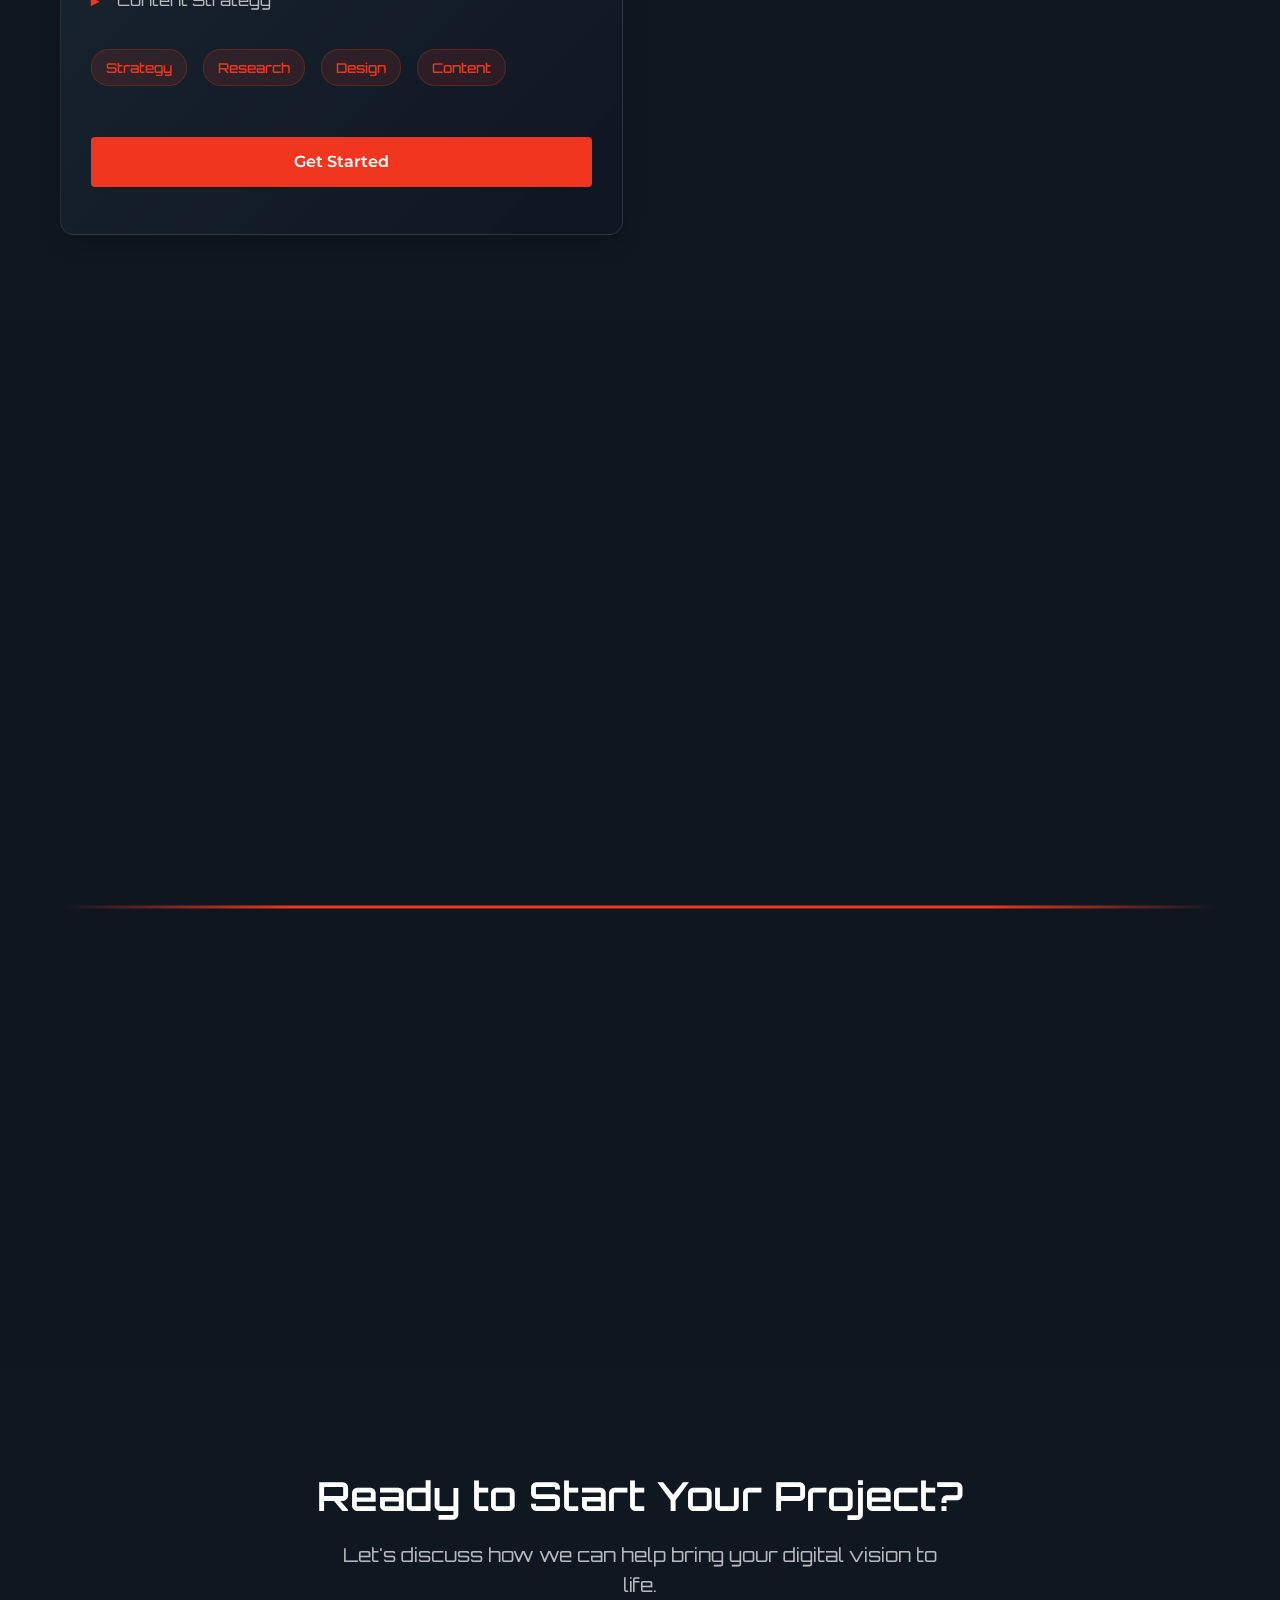
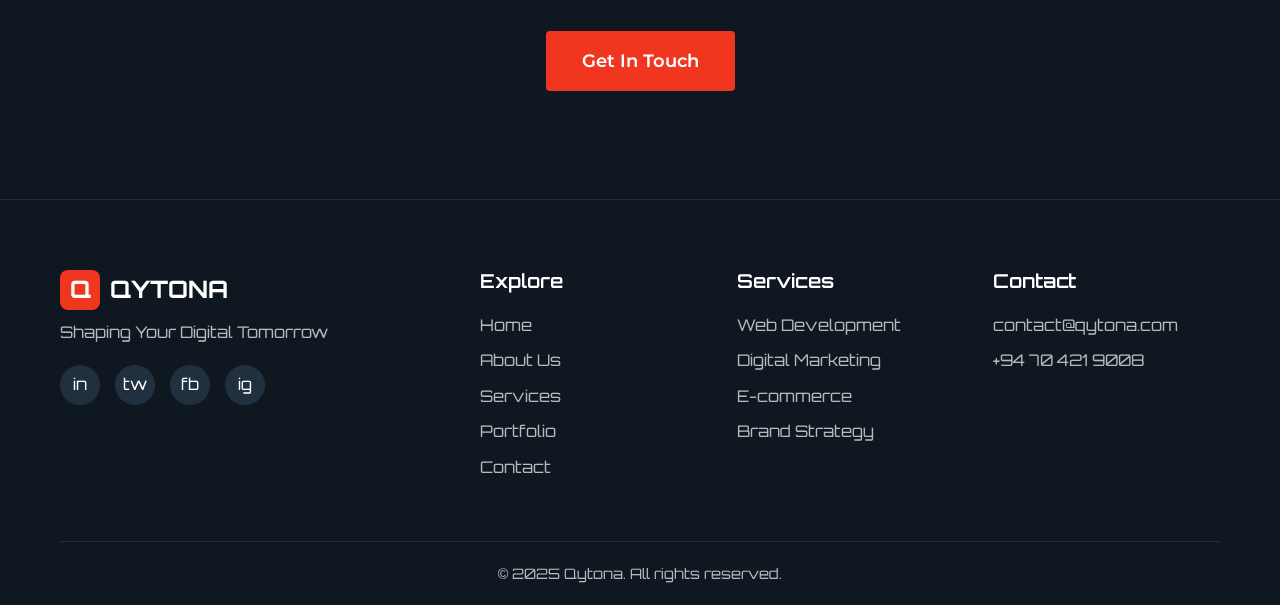
<file: services.html>
<!DOCTYPE html>
<html lang="en">

<head>
    <meta charset="UTF-8">
<meta name="viewport" content="width=device-width, initial-scale=1.0, maximum-scale=1.0, user-scalable=no">    <title>Services - Qytona | Shaping Your Digital Tomorrow</title>
    <link rel="stylesheet" href="css/style.css">
    <link rel="stylesheet" href="css/animations.css">
    <link
        href="https://fonts.googleapis.com/css2?family=Montserrat:wght@300;400;500;600;700&family=Orbitron:wght@400;500;700&display=swap"
        rel="stylesheet">
    <style>
        /* Performance-Optimized Enhanced Services Cards */
        .services-detailed-grid {
            display: grid;
            grid-template-columns: repeat(auto-fit, minmax(380px, 1fr));
            gap: 35px;
            padding: 80px 0;
        }

        .service-detailed-card {
            background: linear-gradient(135deg, rgba(46, 67, 81, 0.4) 0%, rgba(15, 23, 33, 0.7) 100%);
            padding: 40px 30px;
            border-radius: 14px;
            backdrop-filter: blur(10px);
            border: 1px solid var(--glass-border);
            position: relative;
            transition: all 0.3s ease;
            box-shadow: 0 8px 25px rgba(0, 0, 0, 0.18);
        }

        .service-detailed-card:hover {
            transform: translateY(-6px);
            box-shadow: 0 15px 35px rgba(0, 0, 0, 0.25);
            border-color: rgba(240, 54, 30, 0.4);
        }

        .service-header {
            display: flex;
            align-items: center;
            margin-bottom: 22px;
        }

        .service-icon {
            position: relative;
            width: 70px;
            height: 70px;
            margin-right: 22px;
            display: flex;
            align-items: center;
            justify-content: center;
            flex-shrink: 0;
        }

        .service-icon::before {
            content: '';
            position: absolute;
            width: 100%;
            height: 100%;
            background: rgba(240, 54, 30, 0.1);
            border-radius: 50%;
            border: 2px solid rgba(240, 54, 30, 0.3);
            transition: all 0.3s ease;
        }

        .service-detailed-card:hover .service-icon::before {
            background: rgba(240, 54, 30, 0.15);
            border-color: rgba(240, 54, 30, 0.5);
            box-shadow: 0 0 20px rgba(240, 54, 30, 0.25);
            transform: scale(1.03);
        }

        .icon-text {
            font-family: 'Orbitron', sans-serif;
            font-weight: 700;
            font-size: 1.6rem;
            color: var(--primary-accent);
            position: relative;
            z-index: 2;
            transition: all 0.3s ease;
        }

        .service-detailed-card:hover .icon-text {
            color: var(--primary-light);
        }

        .service-title {
            font-size: 1.7rem;
            margin: 0;
            color: var(--primary-light);
            background: linear-gradient(45deg, var(--primary-light), var(--primary-accent));
            -webkit-background-clip: text;
            -webkit-text-fill-color: transparent;
            background-clip: text;
            transition: all 0.3s ease;
            display: flex;
            align-items: center;
            min-height: 70px;
            font-weight: 600;
        }

        .service-detailed-card:hover .service-title {
            background: linear-gradient(45deg, var(--primary-accent), #ff6b4a);
            -webkit-background-clip: text;
            -webkit-text-fill-color: transparent;
        }

        .service-description {
            color: var(--text-secondary);
            line-height: 1.65;
            font-size: 1.05rem;
            margin-bottom: 22px;
            transition: color 0.3s ease;
            padding-left: 12px;
            border-left: 2px solid rgba(240, 54, 30, 0.2);
        }

        .service-detailed-card:hover .service-description {
            color: rgba(255, 255, 255, 0.9);
            border-left-color: rgba(240, 54, 30, 0.4);
        }

        .service-features {
            list-style: none;
            margin: 25px 0;
            padding: 0;
        }

        .service-features li {
            padding: 10px 0;
            color: var(--text-secondary);
            position: relative;
            padding-left: 26px;
            transition: color 0.25s ease;
            border-bottom: 1px solid rgba(255, 255, 255, 0.06);
        }

        .service-features li:last-child {
            border-bottom: none;
        }

        .service-features li::before {
            content: '▸';
            color: var(--primary-accent);
            position: absolute;
            left: 0;
            font-weight: bold;
            transition: color 0.25s ease;
        }

        .service-detailed-card:hover .service-features li {
            color: rgba(255, 255, 255, 0.85);
        }

        .service-detailed-card:hover .service-features li::before {
            color: var(--primary-light);
        }

        .service-tech {
            margin: 25px 0;
            display: flex;
            flex-wrap: wrap;
            gap: 8px;
        }

        .tech-tag {
            display: inline-block;
            background: rgba(240, 54, 30, 0.12);
            color: var(--primary-accent);
            padding: 7px 14px;
            border-radius: 18px;
            font-size: 0.85rem;
            font-weight: 500;
            border: 1px solid rgba(240, 54, 30, 0.25);
            transition: all 0.25s ease;
        }

        .service-detailed-card:hover .tech-tag {
            background: rgba(240, 54, 30, 0.2);
            color: var(--primary-light);
            border-color: rgba(240, 54, 30, 0.4);
            transform: translateY(-1px);
        }

        .service-detailed-card .btn {
            width: 100%;
            margin-top: 18px;
            font-weight: 600;
            transition: all 0.25s ease;
        }

        .service-detailed-card .btn:hover {
            transform: translateY(-2px);
            box-shadow: 0 6px 20px rgba(240, 54, 30, 0.35);
        }

        /* Mobile Responsive */
        @media (max-width: 768px) {
            .services-detailed-grid {
                grid-template-columns: 1fr;
                gap: 28px;
                padding: 60px 0;
            }

            .service-detailed-card {
                padding: 32px 24px;
            }

            .service-header {
                flex-direction: column;
                text-align: center;
            }

            .service-icon {
                margin-right: 0;
                margin-bottom: 18px;
            }

            .service-title {
                min-height: auto;
                justify-content: center;
                font-size: 1.55rem;
            }

            .service-description {
                padding-left: 10px;
            }
        }

        /* Desktop Alignment */
        @media (min-width: 769px) {
            .service-header {
                align-items: center;
            }

            .service-title {
                align-items: center;
            }
        }

        /* Process Timeline Section - Improved Responsive Version */
        .process-section {
            padding: 100px 0;
            background: rgba(15, 23, 33, 0.7);
            position: relative;
        }

        .process-timeline {
            position: relative;
            max-width: 1200px;
            margin: 80px auto 0;
            padding: 0 20px;
        }

        /* Main Timeline Line - Horizontal for mobile, Vertical for desktop */
        .process-timeline::before {
            content: '';
            position: absolute;
            background: linear-gradient(to right,
                    transparent 0%,
                    var(--primary-accent) 20%,
                    var(--primary-accent) 80%,
                    transparent 100%);
            animation: timelineFlow 4s ease-in-out infinite;
        }

        /* Timeline forming animation */
        @keyframes timelineFlow {

            0%,
            100% {
                background-size: 0% 100%;
            }

            50% {
                background-size: 100% 100%;
            }
        }

        @keyframes timelineGlow {

            0%,
            100% {
                box-shadow: 0 0 15px rgba(240, 54, 30, 0.4);
            }

            50% {
                box-shadow: 0 0 25px rgba(240, 54, 30, 0.7);
            }
        }

        .process-steps-container {
            display: grid;
            gap: 40px;
            position: relative;
        }

        .process-step {
            position: relative;
            opacity: 0;
            transform: translateY(30px);
            animation: stepReveal 0.8s ease forwards;
            transition: all 0.4s ease;
        }

        /* Staggered animation delays */
        .process-step:nth-child(1) {
            animation-delay: 0.2s;
        }

        .process-step:nth-child(2) {
            animation-delay: 0.4s;
        }

        .process-step:nth-child(3) {
            animation-delay: 0.6s;
        }

        .process-step:nth-child(4) {
            animation-delay: 0.8s;
        }

        @keyframes stepReveal {
            to {
                opacity: 1;
                transform: translateY(0);
            }
        }

        .step-content {
            background: linear-gradient(135deg, rgba(46, 67, 81, 0.4) 0%, rgba(15, 23, 33, 0.7) 100%);
            padding: 35px 30px;
            border-radius: 16px;
            backdrop-filter: blur(12px);
            border: 1px solid var(--glass-border);
            transition: all 0.4s cubic-bezier(0.25, 0.46, 0.45, 0.94);
            box-shadow: 0 8px 25px rgba(0, 0, 0, 0.18);
            position: relative;
            overflow: hidden;
        }

        .step-content::before {
            content: '';
            position: absolute;
            top: 0;
            left: 0;
            width: 100%;
            height: 100%;
            background: linear-gradient(45deg,
                    transparent 0%,
                    rgba(240, 54, 30, 0.05) 50%,
                    transparent 100%);
            opacity: 0;
            transition: opacity 0.4s ease;
        }

        .step-header {
            display: flex;
            align-items: center;
            margin-bottom: 20px;
            gap: 20px;
        }

        .step-number {
            width: 60px;
            height: 60px;
            background: var(--primary-dark);
            border: 3px solid var(--primary-accent);
            border-radius: 50%;
            display: flex;
            align-items: center;
            justify-content: center;
            font-family: 'Orbitron', sans-serif;
            font-weight: 700;
            font-size: 1.3rem;
            color: var(--primary-light);
            transition: all 0.4s ease;
            flex-shrink: 0;
            position: relative;
            overflow: hidden;
        }

        .step-number::before {
            content: '';
            position: absolute;
            width: 100%;
            height: 100%;
            background: conic-gradient(from 0deg,
                    transparent 0deg,
                    rgba(240, 54, 30, 0.3) 60deg,
                    transparent 120deg,
                    rgba(46, 67, 81, 0.3) 180deg,
                    transparent 240deg,
                    rgba(240, 54, 30, 0.3) 300deg,
                    transparent 360deg);
            border-radius: 50%;
            animation: rotate 6s linear infinite paused;
        }

        .step-title {
            font-size: 1.5rem;
            margin: 0;
            color: var(--primary-light);
            background: linear-gradient(45deg, var(--primary-light), var(--primary-accent));
            -webkit-background-clip: text;
            -webkit-text-fill-color: transparent;
            background-clip: text;
            transition: all 0.3s ease;
        }

        .step-description {
            color: var(--text-secondary);
            line-height: 1.7;
            font-size: 1.05rem;
            transition: all 0.3s ease;
            padding-left: 15px;
            border-left: 2px solid rgba(240, 54, 30, 0.2);
        }

        /* Hover Effects */
        .process-step:hover {
            transform: translateY(-5px);
        }

        .process-step:hover .step-content {
            transform: translateY(-8px);
            border-color: rgba(240, 54, 30, 0.5);
            box-shadow: 0 20px 40px rgba(0, 0, 0, 0.3),
                0 0 60px rgba(240, 54, 30, 0.15);
        }

        .process-step:hover .step-content::before {
            opacity: 1;
        }

        .process-step:hover .step-number {
            background: var(--primary-accent);
            transform: scale(1.1);
            box-shadow: 0 0 0 6px rgba(240, 54, 30, 0.2),
                0 0 30px rgba(240, 54, 30, 0.4);
        }

        .process-step:hover .step-number::before {
            animation-play-state: running;
        }

        .process-step:hover .step-title {
            background: linear-gradient(45deg, var(--primary-accent), #ff6b4a);
            -webkit-background-clip: text;
            -webkit-text-fill-color: transparent;
        }

        .process-step:hover .step-description {
            color: rgba(255, 255, 255, 0.95);
            border-left-color: rgba(240, 54, 30, 0.5);
            transform: translateX(5px);
        }

        @keyframes rotate {
            from {
                transform: rotate(0deg);
            }

            to {
                transform: rotate(360deg);
            }
        }

        /* Desktop Layout (3 columns) */
        @media (min-width: 1200px) {
            .process-steps-container {
                grid-template-columns: repeat(3, 1fr);
                grid-template-rows: auto auto;
                gap: 50px 30px;
            }

            .process-step:nth-child(1) {
                grid-column: 1;
                grid-row: 1;
            }

            .process-step:nth-child(2) {
                grid-column: 2;
                grid-row: 1;
            }

            .process-step:nth-child(3) {
                grid-column: 3;
                grid-row: 1;
            }

            .process-step:nth-child(4) {
                grid-column: 2;
                grid-row: 2;
                margin-top: 20px;
            }

            .process-timeline::before {
                top: 50%;
                left: 0;
                right: 0;
                height: 3px;
                transform: translateY(-50%);
            }
        }

        /* Tablet Layout (2 columns) */
        @media (min-width: 768px) and (max-width: 1199px) {
            .process-steps-container {
                grid-template-columns: repeat(2, 1fr);
                gap: 40px 30px;
            }

            .process-step:nth-child(4) {
                grid-column: 1 / -1;
                justify-self: center;
                max-width: 400px;
            }

            .process-timeline::before {
                display: none;
                /* Simplified for tablet */
            }
        }

        /* Mobile Layout (1 column) */
        @media (max-width: 767px) {
            .process-steps-container {
                grid-template-columns: 1fr;
                gap: 35px;
            }

            .process-timeline {
                margin: 60px auto 0;
                padding: 0 15px;
            }

            .step-content {
                padding: 30px 25px;
            }

            .step-header {
                flex-direction: column;
                text-align: center;
                gap: 15px;
            }

            .step-description {
                padding-left: 12px;
                border-left-width: 1px;
            }

            .process-timeline::before {
                display: none;
                /* Simplified for mobile */
            }
        }

        /* Connection Lines for Desktop */
        @media (min-width: 1200px) {
            .process-step::before {
                content: '';
                position: absolute;
                background: var(--primary-accent);
                transition: all 0.4s ease;
                z-index: -1;
            }

            .process-step:nth-child(1)::before,
            .process-step:nth-child(2)::before,
            .process-step:nth-child(3)::before {
                bottom: -25px;
                height: 25px;
                width: 3px;
                left: 50%;
                transform: translateX(-50%);
            }

            .process-step:nth-child(4)::before {
                top: -25px;
                height: 25px;
                width: 3px;
                left: 50%;
                transform: translateX(-50%);
            }

            .process-step:hover::before {
                background: var(--primary-light);
                box-shadow: 0 0 15px rgba(240, 54, 30, 0.6);
            }
        }

        .logo-image {
            width: 40px;
            height: 40px;
            margin-right: 10px;
            object-fit: contain;
        }

        body {
            font-family: 'Orbitron', sans-serif;
            background-color: var(--dark-bg);
            color: var(--text-primary);
            line-height: 1.6;
            overflow-x: hidden;
        }
        /* WhatsApp Float Button */
.whatsapp-float {
    position: fixed;
    bottom: 25px;
    right: 25px;
    background: #25D366;
    color: white;
    border-radius: 50px;
    padding: 12px 20px;
    text-decoration: none;
    display: flex;
    align-items: center;
    gap: 10px;
    box-shadow: 0 4px 20px rgba(37, 211, 102, 0.3);
    z-index: 1000;
    transition: all 0.3s ease;
    font-weight: 500;
    font-size: 14px;
}

.whatsapp-icon {
    width: 24px;
    height: 24px;
    display: flex;
    align-items: center;
    justify-content: center;
}

.whatsapp-text {
    white-space: nowrap;
}

.whatsapp-float:hover {
    background: #128C7E;
    transform: translateY(-2px);
    box-shadow: 0 6px 25px rgba(37, 211, 102, 0.4);
    color: white;
}

/* Hide text on mobile, show only icon */
@media (max-width: 768px) {
    .whatsapp-text {
        display: none;
    }
    .whatsapp-float {
        padding: 15px;
        bottom: 20px;
        right: 20px;
    }
}

/* Animation for attention */
@keyframes pulse {
    0% { transform: scale(1); }
    50% { transform: scale(1.05); }
    100% { transform: scale(1); }
}

.whatsapp-float {
    animation: pulse 2s infinite;
}

/* Facebook Float Button */
.facebook-float {
    position: fixed;
    bottom: 90px; /* Position above WhatsApp button */
    right: 25px;
    background: #1877F2;
    color: white;
    border-radius: 50px;
    padding: 12px 20px;
    text-decoration: none;
    display: flex;
    align-items: center;
    gap: 10px;
    box-shadow: 0 4px 20px rgba(24, 119, 242, 0.3);
    z-index: 1000;
    transition: all 0.3s ease;
    font-weight: 500;
    font-size: 14px;
}

.facebook-icon {
    width: 24px;
    height: 24px;
    display: flex;
    align-items: center;
    justify-content: center;
}

.facebook-text {
    white-space: nowrap;
}

.facebook-float:hover {
    background: #166FE5;
    transform: translateY(-2px);
    box-shadow: 0 6px 25px rgba(24, 119, 242, 0.4);
    color: white;
}

/* Hide text on mobile, show only icon */
@media (max-width: 768px) {
    .facebook-text {
        display: none;
    }
    .facebook-float {
        padding: 15px;
        bottom: 80px; /* Adjust for mobile */
        right: 20px;
    }
}

/* Animation for attention */
.facebook-float {
    animation: pulse 2s infinite 0.5s; /* Staggered animation */
}

/* Stacked layout */
.whatsapp-float {
    bottom: 25px;
    right: 25px;
}

.facebook-float {
    bottom: 90px; /* 65px gap between buttons */
    right: 25px;
}

/* Mobile stacked layout */
@media (max-width: 768px) {
    .whatsapp-float {
        bottom: 20px;
        right: 20px;
    }
    
    .facebook-float {
        bottom: 80px; /* 60px gap on mobile */
        right: 20px;
    }
}
    </style>
</head>

<body>
    <!-- Animated Background -->
    <div class="animated-bg">
        <div class="particles-container" id="particles-js"></div>
        <div class="light-beam"></div>
    </div>

    <!-- Navigation -->
    <nav class="navbar">
        <div class="nav-container">
            <div class="nav-logo">
                <a href="index.html">
                    <div class="logo-container">
                        <img src="images/logo/logo.png" alt="Qytona Logo" class="logo-image">
                        <span class="logo-text">QYTONA</span>
                    </div>
                </a>
            </div>
            <div class="nav-menu" id="nav-menu">
                <div class="nav-item">
                    <a href="index.html" class="nav-link">Home</a>
                </div>
                <div class="nav-item">
                    <a href="about.html" class="nav-link">About Us</a>
                </div>
                <div class="nav-item">
                    <a href="services.html" class="nav-link active">Services</a>
                </div>
                <div class="nav-item">
                    <a href="portfolio.html" class="nav-link">Portfolio</a>
                </div>
                <div class="nav-item">
                    <a href="contact.html" class="nav-link">Contact Us</a>
                </div>
            </div>
            <div class="nav-toggle" id="nav-toggle">
                <span class="bar"></span>
                <span class="bar"></span>
                <span class="bar"></span>
            </div>
        </div>
    </nav>

    <!-- Page Header -->
    <section class="page-header">
        <div class="container">
            <h1 class="page-title">Our Services</h1>
            <p class="page-subtitle">Comprehensive digital solutions for your business</p>
        </div>
    </section>

    <!-- Services Overview -->
    <section class="services-overview">
        <div class="container">
            <div class="services-detailed-grid">
                <div class="service-detailed-card">
                    <div class="service-header">
                        <div class="service-icon">
                            <div class="icon-bg"></div>
                            <span class="icon-text">WD</span>
                        </div>
                        <h2 class="service-title">Web Development</h2>
                    </div>
                    <p class="service-description">We build responsive, high-performance websites and web applications
                        using the latest technologies and best practices.</p>
                    <ul class="service-features">
                        <li>Custom Web Applications</li>
                        <li>E-commerce Solutions</li>
                        <li>Progressive Web Apps</li>
                        <li>API Development</li>
                        <li>Performance Optimization</li>
                    </ul>
                    <div class="service-tech">
                        <span class="tech-tag">React</span>
                        <span class="tech-tag">Vue.js</span>
                        <span class="tech-tag">Node.js</span>
                        <span class="tech-tag">Python</span>
                    </div>
                    <a href="contact.html" class="btn btn-primary">Get Started</a>
                </div>

                <!-- <div class="service-detailed-card">
                    <div class="service-header">
                        <div class="service-icon">
                            <div class="icon-bg"></div>
                            <span class="icon-text">UI/UX</span>
                        </div>
                        <h2 class="service-title">UI/UX Design</h2>
                    </div>
                    <p class="service-description">We create intuitive and engaging user experiences that drive conversions and enhance user satisfaction.</p>
                    <ul class="service-features">
                        <li>User Research & Testing</li>
                        <li>Wireframing & Prototyping</li>
                        <li>Visual Design Systems</li>
                        <li>Interaction Design</li>
                        <li>Design Systems</li>
                    </ul>
                    <div class="service-tech">
                        <span class="tech-tag">Figma</span>
                        <span class="tech-tag">Adobe XD</span>
                        <span class="tech-tag">Sketch</span>
                        <span class="tech-tag">InVision</span>
                    </div>
                    <a href="contact.html" class="btn btn-primary">Get Started</a>
                </div> -->

                <div class="service-detailed-card">
                    <div class="service-header">
                        <div class="service-icon">
                            <div class="icon-bg"></div>
                            <span class="icon-text">DM</span>
                        </div>
                        <h2 class="service-title">Digital Marketing</h2>
                    </div>
                    <p class="service-description">We develop data-driven marketing strategies to increase your online
                        visibility and drive business growth.</p>
                    <ul class="service-features">
                        <li>SEO Optimization</li>
                        <li>Content Marketing</li>
                        <li>Social Media Management</li>
                        <li>PPC Advertising</li>
                        <li>Analytics & Reporting</li>
                    </ul>
                    <div class="service-tech">
                        <span class="tech-tag">Google Ads</span>
                        <span class="tech-tag">Meta</span>
                        <span class="tech-tag">Google Analytics</span>
                        <span class="tech-tag">SEMrush</span>
                    </div>
                    <a href="contact.html" class="btn btn-primary">Get Started</a>
                </div>

                <div class="service-detailed-card">
                    <div class="service-header">
                        <div class="service-icon">
                            <div class="icon-bg"></div>
                            <span class="icon-text">BS</span>
                        </div>
                        <h2 class="service-title">Brand Strategy</h2>
                    </div>
                    <p class="service-description">We help define and communicate your brand identity to create
                        meaningful connections with your audience.</p>
                    <ul class="service-features">
                        <li>Brand Identity Design</li>
                        <li>Market Research</li>
                        <li>Competitive Analysis</li>
                        <li>Brand Guidelines</li>
                        <li>Content Strategy</li>
                    </ul>
                    <div class="service-tech">
                        <span class="tech-tag">Strategy</span>
                        <span class="tech-tag">Research</span>
                        <span class="tech-tag">Design</span>
                        <span class="tech-tag">Content</span>
                    </div>
                    <a href="contact.html" class="btn btn-primary">Get Started</a>
                </div>
            </div>
        </div>
    </section>

    <!-- Process Section -->
    <!-- Process Section -->
    <section class="process-section">
        <div class="container">
            <h2 class="section-title">Our Process</h2>
            <div class="process-timeline">
                <div class="process-steps-container">
                    <div class="process-step">
                        <div class="step-content">
                            <div class="step-header">
                                <div class="step-number">01</div>
                                <h3 class="step-title">Discovery</h3>
                            </div>
                            <p class="step-description">We begin by understanding your business goals, target audience,
                                and project requirements through in-depth consultations and research.</p>
                        </div>
                    </div>

                    <div class="process-step">
                        <div class="step-content">
                            <div class="step-header">
                                <div class="step-number">02</div>
                                <h3 class="step-title">Strategy</h3>
                            </div>
                            <p class="step-description">We develop a comprehensive strategy tailored to your specific
                                needs, objectives, and budget constraints.</p>
                        </div>
                    </div>

                    <div class="process-step">
                        <div class="step-content">
                            <div class="step-header">
                                <div class="step-number">03</div>
                                <h3 class="step-title">Execution</h3>
                            </div>
                            <p class="step-description">Our team brings your vision to life with precision and attention
                                to detail, using agile methodologies for optimal results.</p>
                        </div>
                    </div>

                    <div class="process-step">
                        <div class="step-content">
                            <div class="step-header">
                                <div class="step-number">04</div>
                                <h3 class="step-title">Delivery</h3>
                            </div>
                            <p class="step-description">We launch your project and provide ongoing support and
                                optimization to ensure continued success and growth.</p>
                        </div>
                    </div>
                </div>
            </div>
        </div>
    </section>
    <!-- CTA Section -->
    <section class="cta-section">
        <div class="container">
            <div class="cta-content">
                <h2 class="cta-title">Ready to Start Your Project?</h2>
                <p class="cta-description">Let's discuss how we can help bring your digital vision to life.</p>
                <a href="contact.html" class="btn btn-primary btn-large">Get In Touch</a>
            </div>
        </div>
    </section>

    <!-- Footer -->
    <footer class="footer">
        <div class="container">
            <div class="footer-content">
                <div class="footer-brand">
                    <div class="logo-container">
                        <div class="logo-icon">Q</div>
                        <span class="logo-text">QYTONA</span>
                    </div>
                    <p class="footer-slogan">Shaping Your Digital Tomorrow</p>
                    <div class="social-links">
                        <a href="#" class="social-link">in</a>
                        <a href="#" class="social-link">tw</a>
                        <a href="#" class="social-link">fb</a>
                        <a href="#" class="social-link">ig</a>
                    </div>
                </div>
                <div class="footer-links">
                    <div class="footer-column">
                        <h3 class="footer-title">Explore</h3>
                        <a href="index.html" class="footer-link">Home</a>
                        <a href="about.html" class="footer-link">About Us</a>
                        <a href="services.html" class="footer-link">Services</a>
                        <a href="portfolio.html" class="footer-link">Portfolio</a>
                        <a href="contact.html" class="footer-link">Contact</a>
                    </div>
                    <div class="footer-column">
                        <h3 class="footer-title">Services</h3>
                        <a href="services.html" class="footer-link">Web Development</a>
                        <!-- <a href="services.html" class="footer-link">UI/UX Design</a> -->
                        <a href="services.html" class="footer-link">Digital Marketing</a>
                        <a href="services.html" class="footer-link">E-commerce</a>
                        <a href="services.html" class="footer-link">Brand Strategy</a>
                    </div>
                    <div class="footer-column">
                        <h3 class="footer-title">Contact</h3>
                        <p class="footer-contact">contact@qytona.com</p>
                        <p class="footer-contact">+94 70 421 9008</p>
                        <!-- <p class="footer-contact">Digital Avenue, Tech City</p> -->
                    </div>
                </div>
            </div>
            <div class="footer-bottom">
                <p class="copyright">© 2025 Qytona. All rights reserved.</p>
            </div>
        </div>
    </footer>

        <!-- WhatsApp Float Button -->
<a href="https://wa.me/+94704219008" class="whatsapp-float" target="_blank" rel="noopener noreferrer">
    <div class="whatsapp-icon">
        <svg width="24" height="24" viewBox="0 0 24 24" fill="currentColor">
            <path d="M17.472 14.382c-.297-.149-1.758-.867-2.03-.967-.273-.099-.471-.148-.67.15-.197.297-.767.966-.94 1.164-.173.199-.347.223-.644.075-.297-.15-1.255-.463-2.39-1.475-.883-.788-1.48-1.761-1.653-2.059-.173-.297-.018-.458.13-.606.134-.133.298-.347.446-.52.149-.174.198-.298.298-.497.099-.198.05-.371-.025-.52-.075-.149-.669-1.612-.916-2.207-.242-.579-.487-.5-.669-.51-.173-.008-.371-.01-.57-.01-.198 0-.52.074-.792.372-.272.297-1.04 1.016-1.04 2.479 0 1.462 1.065 2.875 1.213 3.074.149.198 2.096 3.2 5.077 4.487.709.306 1.262.489 1.694.625.712.227 1.36.195 1.871.118.571-.085 1.758-.719 2.006-1.413.248-.694.248-1.289.173-1.413-.074-.124-.272-.198-.57-.347m-5.421 7.403h-.004a9.87 9.87 0 01-5.031-1.378l-.361-.214-3.741.982.998-3.648-.235-.374a9.86 9.86 0 01-1.51-5.26c.001-5.45 4.436-9.884 9.888-9.884 2.64 0 5.122 1.03 6.988 2.898a9.825 9.825 0 012.893 6.994c-.003 5.45-4.437 9.884-9.885 9.884m8.413-18.297A11.815 11.815 0 0012.05 0C5.495 0 .16 5.335.157 11.892c0 2.096.547 4.142 1.588 5.945L.057 24l6.305-1.654a11.882 11.882 0 005.683 1.448h.005c6.554 0 11.89-5.335 11.893-11.893-.001-3.189-1.26-6.189-3.548-8.452"/>
        </svg>
    </div>
    <span class="whatsapp-text">Chat with us</span>
</a>

<!-- Facebook Float Button -->
<a href="https://www.facebook.com/share/1DbFM9kfrv/" class="facebook-float" target="_blank" rel="noopener noreferrer">
    <div class="facebook-icon">
        <svg width="24" height="24" viewBox="0 0 24 24" fill="currentColor">
            <path d="M24 12.073c0-6.627-5.373-12-12-12s-12 5.373-12 12c0 5.99 4.388 10.954 10.125 11.854v-8.385H7.078v-3.47h3.047V9.43c0-3.007 1.792-4.669 4.533-4.669 1.312 0 2.686.235 2.686.235v2.953H15.83c-1.491 0-1.956.925-1.956 1.874v2.25h3.328l-.532 3.47h-2.796v8.385C19.612 23.027 24 18.062 24 12.073z"/>
        </svg>
    </div>
    <span class="facebook-text">Follow us</span>
</a>

    <script src="js/main.js"></script>
    <script>
        // Add to main.js or services page
        document.addEventListener('DOMContentLoaded', function () {
            const processSteps = document.querySelectorAll('.process-step');

            const observer = new IntersectionObserver((entries) => {
                entries.forEach(entry => {
                    if (entry.isIntersecting) {
                        const step = entry.target;
                        step.style.animationPlayState = 'running';

                        // Add connection line animation
                        const connectionLine = step.querySelector('.step-number');
                        if (connectionLine) {
                            connectionLine.style.animationDelay = '0.5s';
                        }
                    }
                });
            }, {
                threshold: 0.3,
                rootMargin: '0px 0px -50px 0px'
            });

            processSteps.forEach(step => {
                step.style.animationPlayState = 'paused';
                observer.observe(step);
            });
        });
    </script>
</body>

</html>
</file>
<file: css/animations.css>
/* Additional Animations */
@keyframes float {

    0%,
    100% {
        transform: translateY(0);
    }

    50% {
        transform: translateY(-20px);
    }
}

@keyframes pulse {

    0%,
    100% {
        opacity: 1;
    }

    50% {
        opacity: 0.7;
    }
}

@keyframes slideInLeft {
    from {
        opacity: 0;
        transform: translateX(-50px);
    }

    to {
        opacity: 1;
        transform: translateX(0);
    }
}

@keyframes slideInRight {
    from {
        opacity: 0;
        transform: translateX(50px);
    }

    to {
        opacity: 1;
        transform: translateX(0);
    }
}

@keyframes slideInUp {
    from {
        opacity: 0;
        transform: translateY(50px);
    }

    to {
        opacity: 1;
        transform: translateY(0);
    }
}

@keyframes fadeIn {
    from {
        opacity: 0;
    }

    to {
        opacity: 1;
    }
}

/* Scroll Animations */
.scroll-animate {
    opacity: 0;
    transform: translateY(30px);
    transition: all 0.6s ease;
}

.scroll-animate.animate {
    opacity: 1;
    transform: translateY(0);
}

/* Interactive Elements */
.interactive-element {
    cursor: pointer;
    transition: all 0.3s ease;
}

.interactive-element:hover {
    transform: scale(1.05);
}

/* Glass Morphism Effect */
.glass {
    background: var(--glass-bg);
    backdrop-filter: blur(10px);
    border: 1px solid var(--glass-border);
    box-shadow: 0 8px 32px rgba(0, 0, 0, 0.1);
}

/* Hover Effects */
.hover-lift {
    transition: transform 0.3s ease, box-shadow 0.3s ease;
}

.hover-lift:hover {
    transform: translateY(-5px);
    box-shadow: 0 10px 25px rgba(0, 0, 0, 0.2);
}

/* Text Glow */
.text-glow {
    text-shadow: 0 0 10px rgba(240, 54, 30, 0.5);
}

/* Border Animation */
.animated-border {
    position: relative;
}

.animated-border::before {
    content: '';
    position: absolute;
    top: 0;
    left: 0;
    right: 0;
    bottom: 0;
    border: 2px solid transparent;
    border-radius: inherit;
    background: linear-gradient(45deg, var(--primary-accent), var(--primary-dark), var(--primary-accent)) border-box;
    -webkit-mask: linear-gradient(#fff 0 0) padding-box, linear-gradient(#fff 0 0);
    -webkit-mask-composite: destination-out;
    mask-composite: exclude;
    animation: borderRotate 3s linear infinite;
}

@keyframes borderRotate {
    0% {
        background-position: 0% 50%;
    }

    100% {
        background-position: 100% 50%;
    }
}

/* Scroll Entrance Animations */
.scroll-reveal {
    opacity: 0;
    transform: translateY(30px);
    transition: all 0.8s cubic-bezier(0.25, 0.46, 0.45, 0.94);
}

.scroll-reveal.revealed {
    opacity: 1;
    transform: translateY(0);
}

/* Different animation directions */
.scroll-reveal-left {
    opacity: 0;
    transform: translateX(-50px);
    transition: all 0.8s cubic-bezier(0.25, 0.46, 0.45, 0.94);
}

.scroll-reveal-left.revealed {
    opacity: 1;
    transform: translateX(0);
}

.scroll-reveal-right {
    opacity: 0;
    transform: translateX(50px);
    transition: all 0.8s cubic-bezier(0.25, 0.46, 0.45, 0.94);
}

.scroll-reveal-right.revealed {
    opacity: 1;
    transform: translateX(0);
}

.scroll-reveal-scale {
    opacity: 0;
    transform: scale(0.8);
    transition: all 0.8s cubic-bezier(0.25, 0.46, 0.45, 0.94);
}

.scroll-reveal-scale.revealed {
    opacity: 1;
    transform: scale(1);
}

/* Staggered delays for children */
.stagger-children>* {
    opacity: 0;
    transform: translateY(30px);
    transition: all 0.6s cubic-bezier(0.25, 0.46, 0.45, 0.94);
}

.stagger-children.revealed>* {
    opacity: 1;
    transform: translateY(0);
}

.stagger-children.revealed>*:nth-child(1) {
    transition-delay: 0.1s;
}

.stagger-children.revealed>*:nth-child(2) {
    transition-delay: 0.2s;
}

.stagger-children.revealed>*:nth-child(3) {
    transition-delay: 0.3s;
}

.stagger-children.revealed>*:nth-child(4) {
    transition-delay: 0.4s;
}

.stagger-children.revealed>*:nth-child(5) {
    transition-delay: 0.5s;
}

.stagger-children.revealed>*:nth-child(6) {
    transition-delay: 0.6s;
}

/* Special animations for specific elements */
.hero-title .title-line {
    opacity: 0;
    transform: translateY(30px);
    transition: all 0.8s cubic-bezier(0.25, 0.46, 0.45, 0.94);
}

.hero-title.revealed .title-line {
    opacity: 1;
    transform: translateY(0);
}

.hero-title.revealed .title-line:nth-child(1) {
    transition-delay: 0.2s;
}

.hero-title.revealed .title-line:nth-child(2) {
    transition-delay: 0.4s;
}

/* Service card specific animations */
.service-card,
.service-detailed-card {
    opacity: 0;
    transform: translateY(30px) scale(0.95);
    transition: all 0.6s cubic-bezier(0.25, 0.46, 0.45, 0.94);
}

.service-card.revealed,
.service-detailed-card.revealed {
    opacity: 1;
    transform: translateY(0) scale(1);
}

/* Portfolio item animations */
.portfolio-item,
.portfolio-item-full {
    opacity: 0;
    transform: translateY(40px) scale(0.9);
    transition: all 0.7s cubic-bezier(0.25, 0.46, 0.45, 0.94);
}

.portfolio-item.revealed,
.portfolio-item-full.revealed {
    opacity: 1;
    transform: translateY(0) scale(1);
}

/* Section title animations */
.section-title {
    opacity: 0;
    transform: translateY(30px);
    transition: all 0.8s cubic-bezier(0.25, 0.46, 0.45, 0.94);
}

.section-title.revealed {
    opacity: 1;
    transform: translateY(0);
}

/* Button group animations */
.hero-buttons {
    opacity: 0;
    transform: translateY(20px);
    transition: all 0.8s cubic-bezier(0.25, 0.46, 0.45, 0.94);
}

.hero-buttons.revealed {
    opacity: 1;
    transform: translateY(0);
}

/* Testimonial animations */
.testimonial-card {
    opacity: 0;
    transform: translateY(30px) scale(0.95);
    transition: all 0.6s cubic-bezier(0.25, 0.46, 0.45, 0.94);
}

.testimonial-card.revealed {
    opacity: 1;
    transform: translateY(0) scale(1);
}

/* Form element animations */
.form-group {
    opacity: 0;
    transform: translateX(-30px);
    transition: all 0.6s cubic-bezier(0.25, 0.46, 0.45, 0.94);
}

.form-group.revealed {
    opacity: 1;
    transform: translateX(0);
}

/* Team member animations */
.team-member {
    opacity: 0;
    transform: translateY(40px) scale(0.9);
    transition: all 0.7s cubic-bezier(0.25, 0.46, 0.45, 0.94);
}

.team-member.revealed {
    opacity: 1;
    transform: translateY(0) scale(1);
}
</file>
<file: css/style.css>
/* Reset and Base Styles */
* {
    margin: 0;
    padding: 0;
    box-sizing: border-box;
}

:root {
    --primary-dark: #2e4351;
    --primary-accent: #f0361e;
    --primary-light: #ffffff;
    --dark-bg: #0f1721;
    --card-bg: rgba(46, 67, 81, 0.6);
    --glass-bg: rgba(255, 255, 255, 0.05);
    --glass-border: rgba(255, 255, 255, 0.1);
    --text-primary: #ffffff;
    --text-secondary: rgba(255, 255, 255, 0.7);
}

html {
    scroll-behavior: smooth;
}

body {
    font-family: 'Montserrat', sans-serif;
    background-color: var(--dark-bg);
    color: var(--text-primary);
    line-height: 1.6;
    overflow-x: hidden;
}

.container {
    width: 100%;
    max-width: 1200px;
    margin: 0 auto;
    padding: 0 20px;
}

/* Typography */
h1,
h2,
h3,
h4,
h5,
h6 {
    font-family: 'Orbitron';
    font-weight: 600;
    line-height: 1.2;
}

.section-title {
    font-size: 2.5rem;
    text-align: center;
    margin-bottom: 3rem;
    position: relative;
}

.section-title::after {
    content: '';
    position: absolute;
    bottom: -10px;
    left: 50%;
    transform: translateX(-50%);
    width: 80px;
    height: 3px;
    background: var(--primary-accent);
}

/* Buttons */
.btn {
    display: inline-block;
    padding: 12px 28px;
    border-radius: 4px;
    font-family: 'Montserrat', sans-serif;
    font-weight: 600;
    text-decoration: none;
    text-align: center;
    transition: all 0.3s ease;
    cursor: pointer;
    border: none;
    font-size: 1rem;
}

.btn-primary {
    background-color: var(--primary-accent);
    color: var(--primary-light);
}

.btn-primary:hover {
    background-color: #d32f1a;
    transform: translateY(-2px);
    box-shadow: 0 10px 20px rgba(240, 54, 30, 0.3);
}

.btn-secondary {
    background-color: transparent;
    color: var(--primary-light);
    border: 2px solid var(--primary-light);
}

.btn-secondary:hover {
    background-color: var(--primary-light);
    color: var(--primary-dark);
    transform: translateY(-2px);
}

.btn-outline {
    background-color: transparent;
    color: var(--primary-light);
    border: 2px solid var(--primary-light);
}

.btn-outline:hover {
    background-color: var(--primary-light);
    color: var(--primary-dark);
}

.btn-large {
    padding: 16px 36px;
    font-size: 1.1rem;
}

/* Animated Background */
.animated-bg {
    position: fixed;
    top: 0;
    left: 0;
    width: 100%;
    height: 100%;
    z-index: -1;
    overflow: hidden;
}

.particles-container {
    position: absolute;
    width: 100%;
    height: 100%;
}

.light-beam {
    position: absolute;
    top: 0;
    left: 0;
    width: 100%;
    height: 100%;
    background: radial-gradient(circle at 20% 50%, rgba(240, 54, 30, 0.1) 0%, transparent 50%),
        radial-gradient(circle at 80% 20%, rgba(46, 67, 81, 0.1) 0%, transparent 50%);
    animation: beamMove 15s infinite alternate;
}

@keyframes beamMove {
    0% {
        transform: translateX(0) translateY(0);
    }

    100% {
        transform: translateX(-20px) translateY(20px);
    }
}

/* Navigation */
.navbar {
    position: fixed;
    top: 0;
    left: 0;
    width: 100%;
    z-index: 1000;
    padding: 20px 0;
    transition: all 0.3s ease;
}

.nav-container {
    display: flex;
    justify-content: space-between;
    align-items: center;
    max-width: 1200px;
    margin: 0 auto;
    padding: 0 20px;
}

.nav-logo a {
    text-decoration: none;
}

.logo-container {
    display: flex;
    align-items: center;
}

.logo-icon {
    width: 40px;
    height: 40px;
    background: var(--primary-accent);
    border-radius: 8px;
    display: flex;
    align-items: center;
    justify-content: center;
    font-family: 'Orbitron', sans-serif;
    font-weight: 700;
    font-size: 1.5rem;
    color: var(--primary-light);
    margin-right: 10px;
}

.logo-text {
    font-family: 'Orbitron', sans-serif;
    font-weight: 700;
    font-size: 1.5rem;
    color: var(--primary-light);
}

.nav-menu {
    display: flex;
    list-style: none;
}

.nav-item {
    margin-left: 30px;
}

.nav-link {
    color: var(--text-primary);
    text-decoration: none;
    font-weight: 500;
    position: relative;
    padding: 5px 0;
    transition: color 0.3s ease;
}

.nav-link::after {
    content: '';
    position: absolute;
    bottom: 0;
    left: 0;
    width: 0;
    height: 2px;
    background: var(--primary-accent);
    transition: width 0.3s ease;
}

.nav-link:hover,
.nav-link.active {
    color: var(--primary-accent);
}

.nav-link:hover::after,
.nav-link.active::after {
    width: 100%;
}

.nav-toggle {
    display: none;
    flex-direction: column;
    cursor: pointer;
}

.bar {
    width: 25px;
    height: 3px;
    background-color: var(--primary-light);
    margin: 3px 0;
    transition: 0.3s;
}

/* Hero Section */
.hero {
    min-height: 100vh;
    display: flex;
    align-items: center;
    padding: 100px 0 50px;
}

.hero-container {
    display: flex;
    align-items: center;
    justify-content: space-between;
    max-width: 1200px;
    margin: 0 auto;
    padding: 0 20px;
    width: 100%;
}

.hero-content {
    flex: 1;
    max-width: 600px;
}

.hero-title {
    font-size: 3.5rem;
    margin-bottom: 20px;
}

.title-line {
    display: block;
}

.title-line.accent {
    color: var(--primary-accent);
}

.hero-subtitle {
    font-size: 1.2rem;
    margin-bottom: 30px;
    color: var(--text-secondary);
    max-width: 500px;
}

.hero-buttons {
    display: flex;
    gap: 15px;
}

.hero-visual {
    flex: 1;
    display: flex;
    justify-content: center;
    align-items: center;
    position: relative;
}

.floating-cube {
    width: 200px;
    height: 200px;
    position: relative;
    transform-style: preserve-3d;
    animation: cubeRotate 20s infinite linear;
}

.cube-face {
    position: absolute;
    width: 100%;
    height: 100%;
    background: var(--glass-bg);
    border: 1px solid var(--glass-border);
    display: flex;
    align-items: center;
    justify-content: center;
    backdrop-filter: blur(10px);
    box-shadow: 0 8px 32px rgba(0, 0, 0, 0.1);
}

.cube-face.front {
    transform: translateZ(100px);
}

.cube-face.back {
    transform: translateZ(-100px) rotateY(180deg);
}

.cube-face.right {
    transform: translateX(100px) rotateY(90deg);
}

.cube-face.left {
    transform: translateX(-100px) rotateY(-90deg);
}

.cube-face.top {
    transform: translateY(-100px) rotateX(90deg);
}

.cube-face.bottom {
    transform: translateY(100px) rotateX(-90deg);
}

.glow-effect {
    position: absolute;
    width: 300px;
    height: 300px;
    border-radius: 50%;
    background: radial-gradient(circle, rgba(240, 54, 30, 0.2) 0%, transparent 70%);
    filter: blur(20px);
    z-index: -1;
    animation: glowPulse 4s infinite alternate;
}

@keyframes cubeRotate {
    0% {
        transform: rotateX(0) rotateY(0) rotateZ(0);
    }

    100% {
        transform: rotateX(360deg) rotateY(360deg) rotateZ(360deg);
    }
}

@keyframes glowPulse {
    0% {
        opacity: 0.5;
        transform: scale(0.9);
    }

    100% {
        opacity: 1;
        transform: scale(1.1);
    }
}

/* Services Preview */
/* .services-preview {
    padding: 100px 0;
}

.services-grid {
    display: grid;
    grid-template-columns: repeat(auto-fit, minmax(300px, 1fr));
    gap: 30px;
}

.service-card {
    background: var(--card-bg);
    border-radius: 10px;
    padding: 30px;
    text-align: center;
    transition: transform 0.3s ease, box-shadow 0.3s ease;
    backdrop-filter: blur(10px);
    border: 1px solid var(--glass-border);
}

.service-card:hover {
    transform: translateY(-10px);
    box-shadow: 0 15px 30px rgba(0, 0, 0, 0.2);
}

.service-icon {
    position: relative;
    width: 80px;
    height: 80px;
    margin: 0 auto 20px;
    display: flex;
    align-items: center;
    justify-content: center;
}

.icon-bg {
    position: absolute;
    width: 100%;
    height: 100%;
    background: var(--primary-accent);
    border-radius: 50%;
    opacity: 0.2;
}

.icon-text {
    font-family: 'Orbitron', sans-serif;
    font-weight: 700;
    font-size: 1.5rem;
    color: var(--primary-accent);
    z-index: 1;
}

.service-title {
    font-size: 1.5rem;
    margin-bottom: 15px;
}

.service-description {
    color: var(--text-secondary);
    margin-bottom: 20px;
}

.service-link {
    color: var(--primary-accent);
    text-decoration: none;
    font-weight: 600;
    position: relative;
}

.service-link::after {
    content: '→';
    margin-left: 5px;
    transition: transform 0.3s ease;
}

.service-link:hover::after {
    transform: translateX(5px);
} */

/* Portfolio Preview */
.portfolio-preview {
    padding: 100px 0;
    background: rgba(15, 23, 33, 0.7);
}

.portfolio-grid {
    display: grid;
    grid-template-columns: repeat(auto-fit, minmax(300px, 1fr));
    gap: 30px;
    margin-bottom: 50px;
}

.portfolio-item {
    border-radius: 10px;
    overflow: hidden;
    position: relative;
    height: 300px;
}

.portfolio-image {
    width: 100%;
    height: 100%;
    position: relative;
}

.image-placeholder {
    width: 100%;
    height: 100%;
    background: var(--card-bg);
    display: flex;
    align-items: center;
    justify-content: center;
    color: var(--text-secondary);
}

.portfolio-overlay {
    position: absolute;
    bottom: 0;
    left: 0;
    width: 100%;
    padding: 20px;
    background: linear-gradient(transparent, rgba(15, 23, 33, 0.9));
    transform: translateY(20px);
    opacity: 0;
    transition: all 0.3s ease;
}

.portfolio-item:hover .portfolio-overlay {
    transform: translateY(0);
    opacity: 1;
}

.portfolio-title {
    font-size: 1.3rem;
    margin-bottom: 5px;
}

.portfolio-category {
    color: var(--primary-accent);
    font-size: 0.9rem;
}

.section-footer {
    text-align: center;
}

/* CTA Section */
.cta-section {
    padding: 100px 0;
    text-align: center;
}

.cta-title {
    font-size: 2.5rem;
    margin-bottom: 20px;
}

.cta-description {
    font-size: 1.2rem;
    max-width: 600px;
    margin: 0 auto 30px;
    color: var(--text-secondary);
}

/* Footer */
.footer {
    background: rgba(15, 23, 33, 0.9);
    padding: 70px 0 20px;
    border-top: 1px solid var(--glass-border);
}

.footer-content {
    display: grid;
    grid-template-columns: 1fr 2fr;
    gap: 50px;
    margin-bottom: 50px;
}

.footer-brand {
    max-width: 300px;
}

.footer-slogan {
    margin: 10px 0 20px;
    color: var(--text-secondary);
}

.social-links {
    display: flex;
    gap: 15px;
}

.social-link {
    display: inline-flex;
    align-items: center;
    justify-content: center;
    width: 40px;
    height: 40px;
    background: var(--card-bg);
    border-radius: 50%;
    color: var(--primary-light);
    text-decoration: none;
    transition: all 0.3s ease;
}

.social-link:hover {
    background: var(--primary-accent);
    transform: translateY(-3px);
}

.footer-links {
    display: grid;
    grid-template-columns: repeat(3, 1fr);
    gap: 30px;
}

.footer-title {
    font-size: 1.2rem;
    margin-bottom: 20px;
    color: var(--primary-light);
}

.footer-column {
    display: flex;
    flex-direction: column;
}

.footer-link,
.footer-contact {
    color: var(--text-secondary);
    text-decoration: none;
    margin-bottom: 10px;
    transition: color 0.3s ease;
}

.footer-link:hover {
    color: var(--primary-accent);
}

.footer-bottom {
    border-top: 1px solid var(--glass-border);
    padding-top: 20px;
    text-align: center;
}

.copyright {
    color: var(--text-secondary);
    font-size: 0.9rem;
}

/* Responsive Design */
@media (max-width: 992px) {
    .hero-container {
        flex-direction: column;
        text-align: center;
    }

    .hero-content {
        margin-bottom: 50px;
    }

    .footer-content {
        grid-template-columns: 1fr;
        gap: 40px;
    }

    .footer-links {
        grid-template-columns: repeat(2, 1fr);
    }
}

@media (max-width: 768px) {
    .nav-menu {
        position: fixed;
        top: 80px;
        right: -100%;
        flex-direction: column;
        background: var(--card-bg);
        backdrop-filter: blur(10px);
        width: 80%;
        height: calc(100vh - 80px);
        transition: 0.5s;
        padding: 20px;
        border-left: 1px solid var(--glass-border);
    }

    .nav-menu.active {
        right: 0;
    }

    .nav-item {
        margin: 15px 0;
    }

    .nav-toggle {
        display: flex;
    }

    .hero-title {
        font-size: 2.5rem;
    }

    .hero-buttons {
        flex-direction: column;
        gap: 10px;
    }

    .services-grid,
    .portfolio-grid {
        grid-template-columns: 1fr;
    }

    .footer-links {
        grid-template-columns: 1fr;
    }
}

@media (max-width: 576px) {
    .hero-title {
        font-size: 2rem;
    }

    .section-title {
        font-size: 2rem;
    }

    .cta-title {
        font-size: 2rem;
    }

    .floating-cube {
        width: 150px;
        height: 150px;
    }

    .cube-face.front {
        transform: translateZ(75px);
    }

    .cube-face.back {
        transform: translateZ(-75px) rotateY(180deg);
    }

    .cube-face.right {
        transform: translateX(75px) rotateY(90deg);
    }

    .cube-face.left {
        transform: translateX(-75px) rotateY(-90deg);
    }

    .cube-face.top {
        transform: translateY(-75px) rotateX(90deg);
    }

    .cube-face.bottom {
        transform: translateY(75px) rotateX(-90deg);
    }
}

/* Page Header */
.page-header {
    padding: 150px 0 80px;
    text-align: center;
    background: linear-gradient(135deg, rgba(46, 67, 81, 0.3) 0%, rgba(15, 23, 33, 0.7) 100%);
}

.page-title {
    font-size: 3.5rem;
    margin-bottom: 20px;
    color: var(--primary-light);
}

.page-subtitle {
    font-size: 1.3rem;
    color: var(--text-secondary);
    max-width: 600px;
    margin: 0 auto;
}

/* About Page Styles */
.about-story {
    padding: 100px 0;
}

.story-grid {
    display: grid;
    grid-template-columns: 1fr 1fr;
    gap: 60px;
    align-items: center;
}

.story-text {
    font-size: 1.1rem;
    line-height: 1.8;
    margin-bottom: 30px;
    color: var(--text-secondary);
}

.stats-grid {
    display: grid;
    grid-template-columns: repeat(3, 1fr);
    gap: 30px;
    margin-top: 50px;
}

.stat-item {
    text-align: center;
}

.stat-number {
    font-size: 3rem;
    font-weight: 700;
    color: var(--primary-accent);
    font-family: 'Orbitron', sans-serif;
}

.stat-label {
    color: var(--text-secondary);
    margin-top: 10px;
}

.team-section {
    padding: 100px 0;
}

.team-grid {
    display: grid;
    grid-template-columns: repeat(auto-fit, minmax(300px, 1fr));
    gap: 40px;
}

.team-member {
    text-align: center;
}

.member-image {
    width: 150px;
    height: 150px;
    border-radius: 50%;
    background: var(--card-bg);
    margin: 0 auto 20px;
    display: flex;
    align-items: center;
    justify-content: center;
}

.member-name {
    font-size: 1.5rem;
    margin-bottom: 5px;
}

.member-role {
    color: var(--primary-accent);
    font-weight: 600;
    margin-bottom: 15px;
}

.member-bio {
    color: var(--text-secondary);
    line-height: 1.6;
}

/* Services Page Styles */
.services-detailed-grid {
    display: grid;
    grid-template-columns: repeat(auto-fit, minmax(350px, 1fr));
    gap: 40px;
    padding: 80px 0;
}

.service-detailed-card {
    background: var(--card-bg);
    padding: 40px 30px;
    border-radius: 10px;
    backdrop-filter: blur(10px);
    border: 1px solid var(--glass-border);
    transition: transform 0.3s ease, box-shadow 0.3s ease;
}

.service-detailed-card:hover {
    transform: translateY(-10px);
    box-shadow: 0 20px 40px rgba(0, 0, 0, 0.3);
}

.service-header {
    display: flex;
    align-items: center;
    margin-bottom: 20px;
}

.service-title {
    font-size: 1.8rem;
    margin-left: 20px;
}

.service-features {
    list-style: none;
    margin: 25px 0;
}

.service-features li {
    padding: 8px 0;
    color: var(--text-secondary);
    position: relative;
    padding-left: 20px;
}

.service-features li::before {
    content: '✓';
    color: var(--primary-accent);
    position: absolute;
    left: 0;
    font-weight: bold;
}

.service-tech {
    margin: 25px 0;
}

.tech-tag {
    display: inline-block;
    background: rgba(240, 54, 30, 0.1);
    color: var(--primary-accent);
    padding: 5px 12px;
    border-radius: 20px;
    font-size: 0.9rem;
    margin-right: 8px;
    margin-bottom: 8px;
}

.process-section {
    padding: 100px 0;
    background: rgba(15, 23, 33, 0.7);
}

.process-timeline {
    display: grid;
    grid-template-columns: repeat(auto-fit, minmax(250px, 1fr));
    gap: 40px;
    margin-top: 60px;
}

.process-step {
    text-align: center;
    position: relative;
}

.step-number {
    width: 60px;
    height: 60px;
    background: var(--primary-accent);
    color: var(--primary-light);
    border-radius: 50%;
    display: flex;
    align-items: center;
    justify-content: center;
    font-size: 1.5rem;
    font-weight: 700;
    margin: 0 auto 20px;
    font-family: 'Orbitron', sans-serif;
}

.step-title {
    font-size: 1.5rem;
    margin-bottom: 15px;
}

.step-description {
    color: var(--text-secondary);
    line-height: 1.6;
}

/* Portfolio Page Styles */
.portfolio-filter {
    padding: 50px 0 0;
}

.filter-buttons {
    display: flex;
    justify-content: center;
    flex-wrap: wrap;
    gap: 15px;
}

.filter-btn {
    background: transparent;
    color: var(--text-secondary);
    border: 2px solid var(--glass-border);
    padding: 10px 20px;
    border-radius: 25px;
    cursor: pointer;
    transition: all 0.3s ease;
    font-family: 'Montserrat', sans-serif;
    font-weight: 500;
}

.filter-btn.active,
.filter-btn:hover {
    background: var(--primary-accent);
    color: var(--primary-light);
    border-color: var(--primary-accent);
}

.portfolio-full {
    padding: 80px 0;
}

.portfolio-grid-full {
    display: grid;
    grid-template-columns: repeat(auto-fit, minmax(400px, 1fr));
    gap: 40px;
}

.portfolio-item-full {
    background: var(--card-bg);
    border-radius: 10px;
    overflow: hidden;
    transition: all 0.3s ease;
    backdrop-filter: blur(10px);
    border: 1px solid var(--glass-border);
}

.portfolio-image-full {
    position: relative;
    height: 300px;
    overflow: hidden;
}

.image-placeholder-large {
    width: 100%;
    height: 100%;
    background: var(--glass-bg);
    display: flex;
    align-items: center;
    justify-content: center;
    color: var(--text-secondary);
}

.portfolio-overlay-full {
    position: absolute;
    top: 0;
    left: 0;
    width: 100%;
    height: 100%;
    background: rgba(15, 23, 33, 0.9);
    padding: 30px;
    display: flex;
    flex-direction: column;
    justify-content: flex-end;
    opacity: 0;
    transition: all 0.3s ease;
}

.portfolio-item-full:hover .portfolio-overlay-full {
    opacity: 1;
}

.portfolio-title-full {
    font-size: 1.5rem;
    margin-bottom: 10px;
}

.portfolio-category-full {
    color: var(--primary-accent);
    font-weight: 600;
    margin-bottom: 15px;
}

.portfolio-description {
    color: var(--text-secondary);
    margin-bottom: 20px;
    line-height: 1.6;
}

.testimonials-section {
    padding: 100px 0;
    background: rgba(15, 23, 33, 0.7);
}

.testimonials-grid {
    display: grid;
    grid-template-columns: repeat(auto-fit, minmax(350px, 1fr));
    gap: 40px;
    margin-top: 60px;
}

.testimonial-card {
    background: var(--card-bg);
    padding: 40px;
    border-radius: 10px;
    backdrop-filter: blur(10px);
    border: 1px solid var(--glass-border);
}

.testimonial-text {
    font-size: 1.1rem;
    line-height: 1.7;
    color: var(--text-secondary);
    margin-bottom: 30px;
    font-style: italic;
}

.testimonial-author {
    display: flex;
    align-items: center;
}

.author-image {
    width: 60px;
    height: 60px;
    border-radius: 50%;
    background: var(--glass-bg);
    margin-right: 20px;
}

.author-name {
    font-size: 1.2rem;
    margin-bottom: 5px;
}

.author-company {
    color: var(--text-secondary);
}

/* Contact Page Styles */
.contact-section {
    padding: 100px 0;
}

.contact-grid {
    display: grid;
    grid-template-columns: 1fr 1fr;
    gap: 80px;
    align-items: start;
}

.contact-description {
    font-size: 1.1rem;
    line-height: 1.7;
    color: var(--text-secondary);
    margin-bottom: 40px;
}

.contact-methods {
    margin-bottom: 50px;
}

.contact-method {
    display: flex;
    align-items: center;
    margin-bottom: 30px;
}

.method-icon {
    margin-right: 20px;
}

.method-title {
    font-size: 1.2rem;
    margin-bottom: 5px;
}

.method-detail {
    color: var(--primary-light);
    font-weight: 600;
    margin-bottom: 5px;
}

.method-subdetail {
    color: var(--text-secondary);
    font-size: 0.9rem;
}

.social-contact {
    margin-top: 40px;
}

.social-title {
    font-size: 1.2rem;
    margin-bottom: 20px;
}

.social-links-large {
    display: flex;
    flex-wrap: wrap;
    gap: 15px;
}

.social-link-large {
    color: var(--text-secondary);
    text-decoration: none;
    padding: 10px 20px;
    border: 2px solid var(--glass-border);
    border-radius: 25px;
    transition: all 0.3s ease;
}

.social-link-large:hover {
    background: var(--primary-accent);
    color: var(--primary-light);
    border-color: var(--primary-accent);
}

.contact-form-container {
    background: var(--card-bg);
    padding: 40px;
    border-radius: 10px;
    backdrop-filter: blur(10px);
    border: 1px solid var(--glass-border);
}

.contact-form {
    display: flex;
    flex-direction: column;
}

.form-group {
    margin-bottom: 25px;
}

.form-label {
    display: block;
    margin-bottom: 8px;
    color: var(--text-primary);
    font-weight: 500;
}

.form-input,
.form-select,
.form-textarea {
    width: 100%;
    padding: 12px 15px;
    background: rgba(255, 255, 255, 0.05);
    border: 1px solid var(--glass-border);
    border-radius: 5px;
    color: var(--text-primary);
    font-family: 'Montserrat', sans-serif;
    font-size: 1rem;
    transition: all 0.3s ease;
}

.form-input:focus,
.form-select:focus,
.form-textarea:focus {
    outline: none;
    border-color: var(--primary-accent);
    background: rgba(255, 255, 255, 0.08);
}

.form-textarea {
    resize: vertical;
    min-height: 120px;
}

.btn-full {
    width: 100%;
}

.faq-section {
    padding: 100px 0;
    background: rgba(15, 23, 33, 0.7);
}

.faq-grid {
    display: grid;
    grid-template-columns: repeat(auto-fit, minmax(350px, 1fr));
    gap: 30px;
    margin-top: 60px;
}

.faq-item {
    background: var(--card-bg);
    padding: 30px;
    border-radius: 10px;
    backdrop-filter: blur(10px);
    border: 1px solid var(--glass-border);
}

.faq-question {
    font-size: 1.3rem;
    margin-bottom: 15px;
    color: var(--primary-light);
}

.faq-answer {
    color: var(--text-secondary);
    line-height: 1.6;
}

/* Responsive Design for Additional Pages */
@media (max-width: 992px) {

    .story-grid,
    .contact-grid {
        grid-template-columns: 1fr;
        gap: 40px;
    }

    .stats-grid {
        grid-template-columns: repeat(2, 1fr);
    }

    .portfolio-grid-full {
        grid-template-columns: 1fr;
    }
}

@media (max-width: 768px) {
    .page-title {
        font-size: 2.5rem;
    }

    .stats-grid {
        grid-template-columns: 1fr;
    }

    .filter-buttons {
        justify-content: flex-start;
    }

    .service-header {
        flex-direction: column;
        text-align: center;
    }

    .service-title {
        margin-left: 0;
        margin-top: 15px;
    }

    .contact-form-container {
        padding: 30px 20px;
    }
}

@media (max-width: 576px) {
    .page-title {
        font-size: 2rem;
    }

    .portfolio-grid-full {
        grid-template-columns: 1fr;
    }

    .stat-number {
        font-size: 2.5rem;
    }

    .process-timeline {
        grid-template-columns: 1fr;
    }
}
</file>
